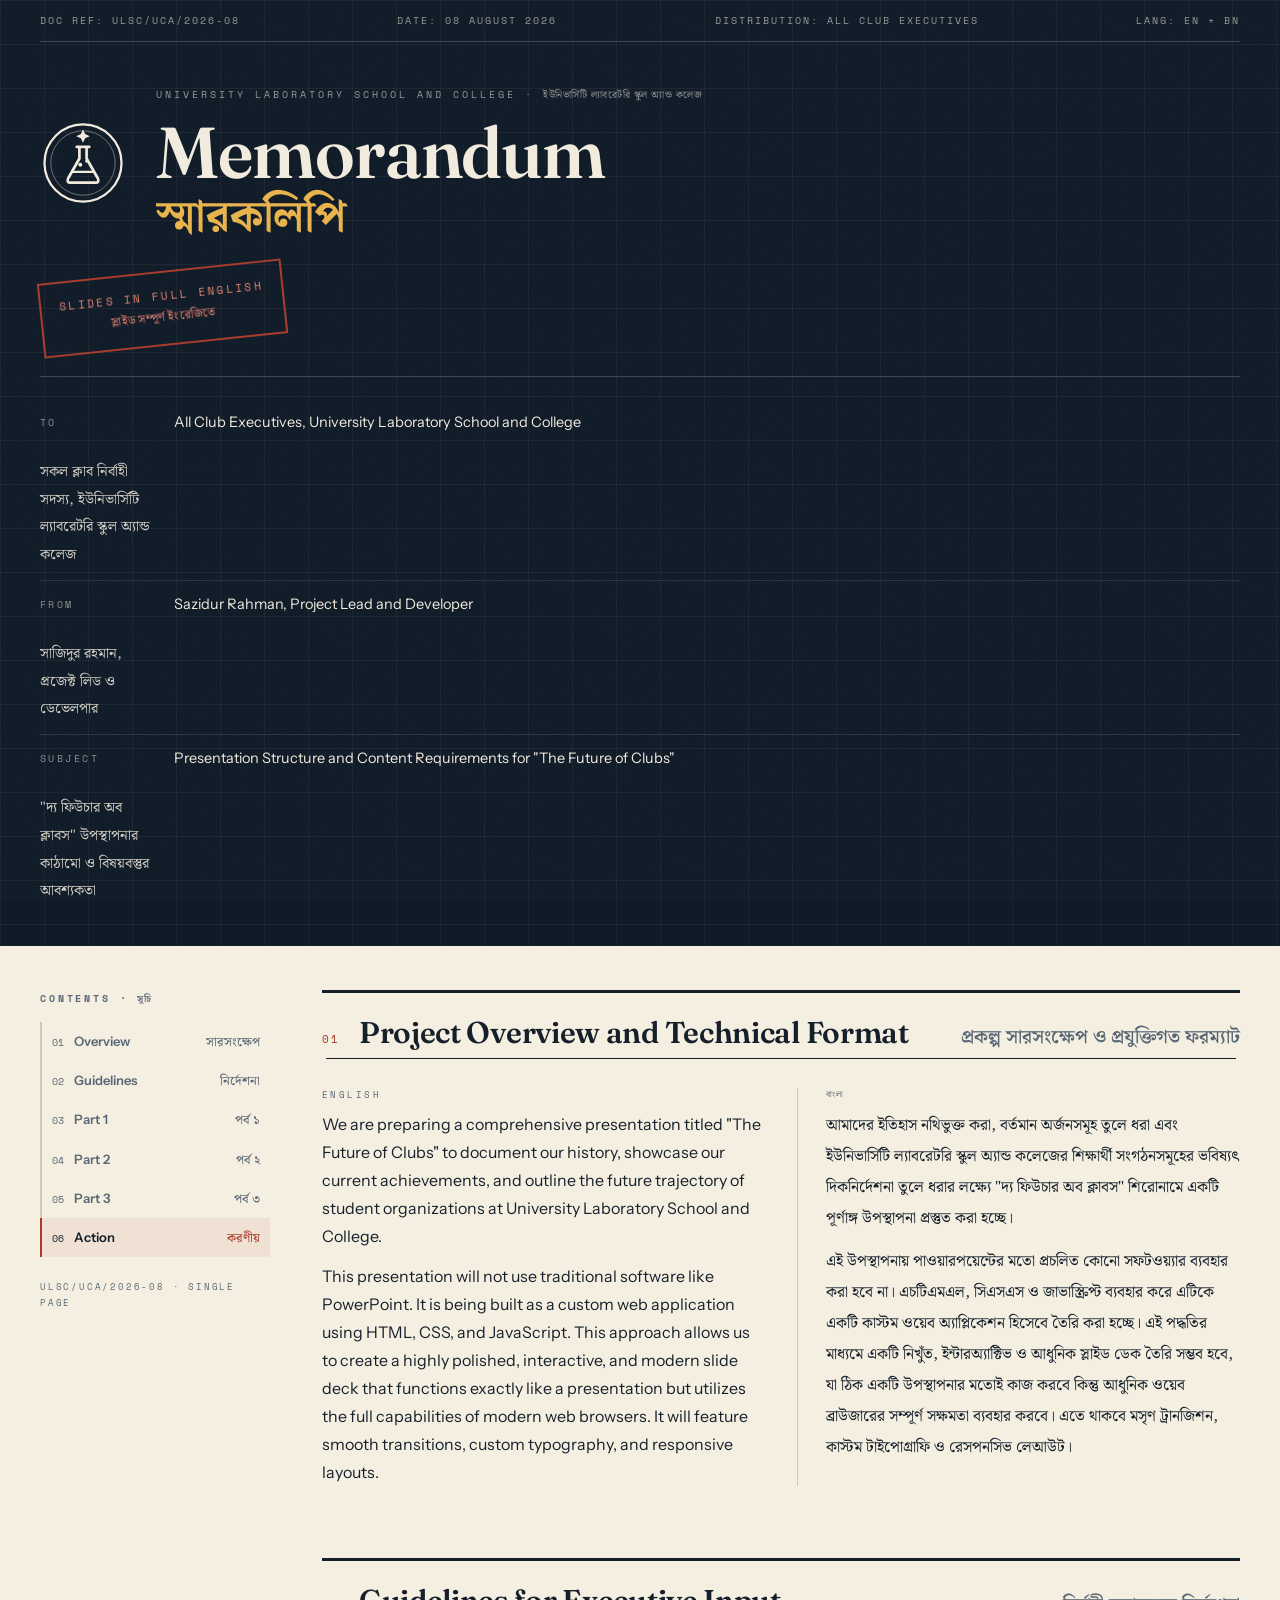
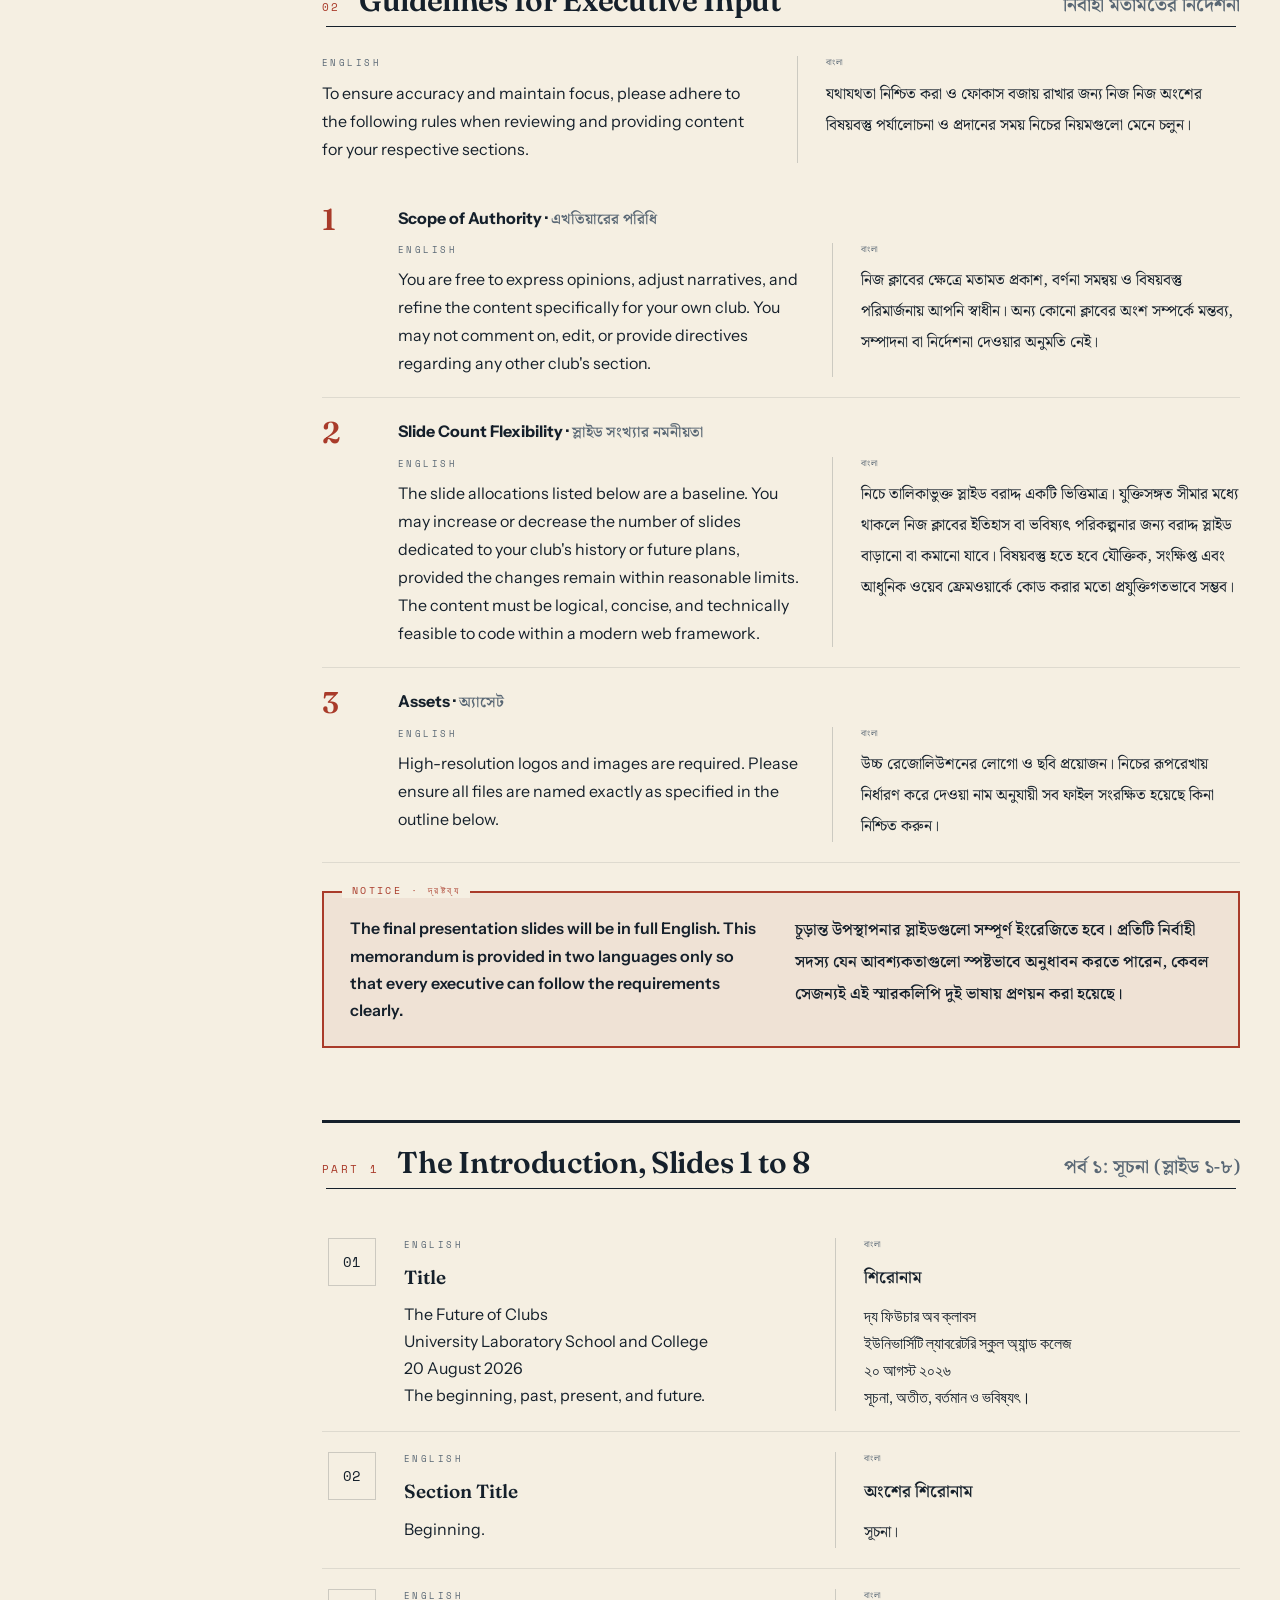
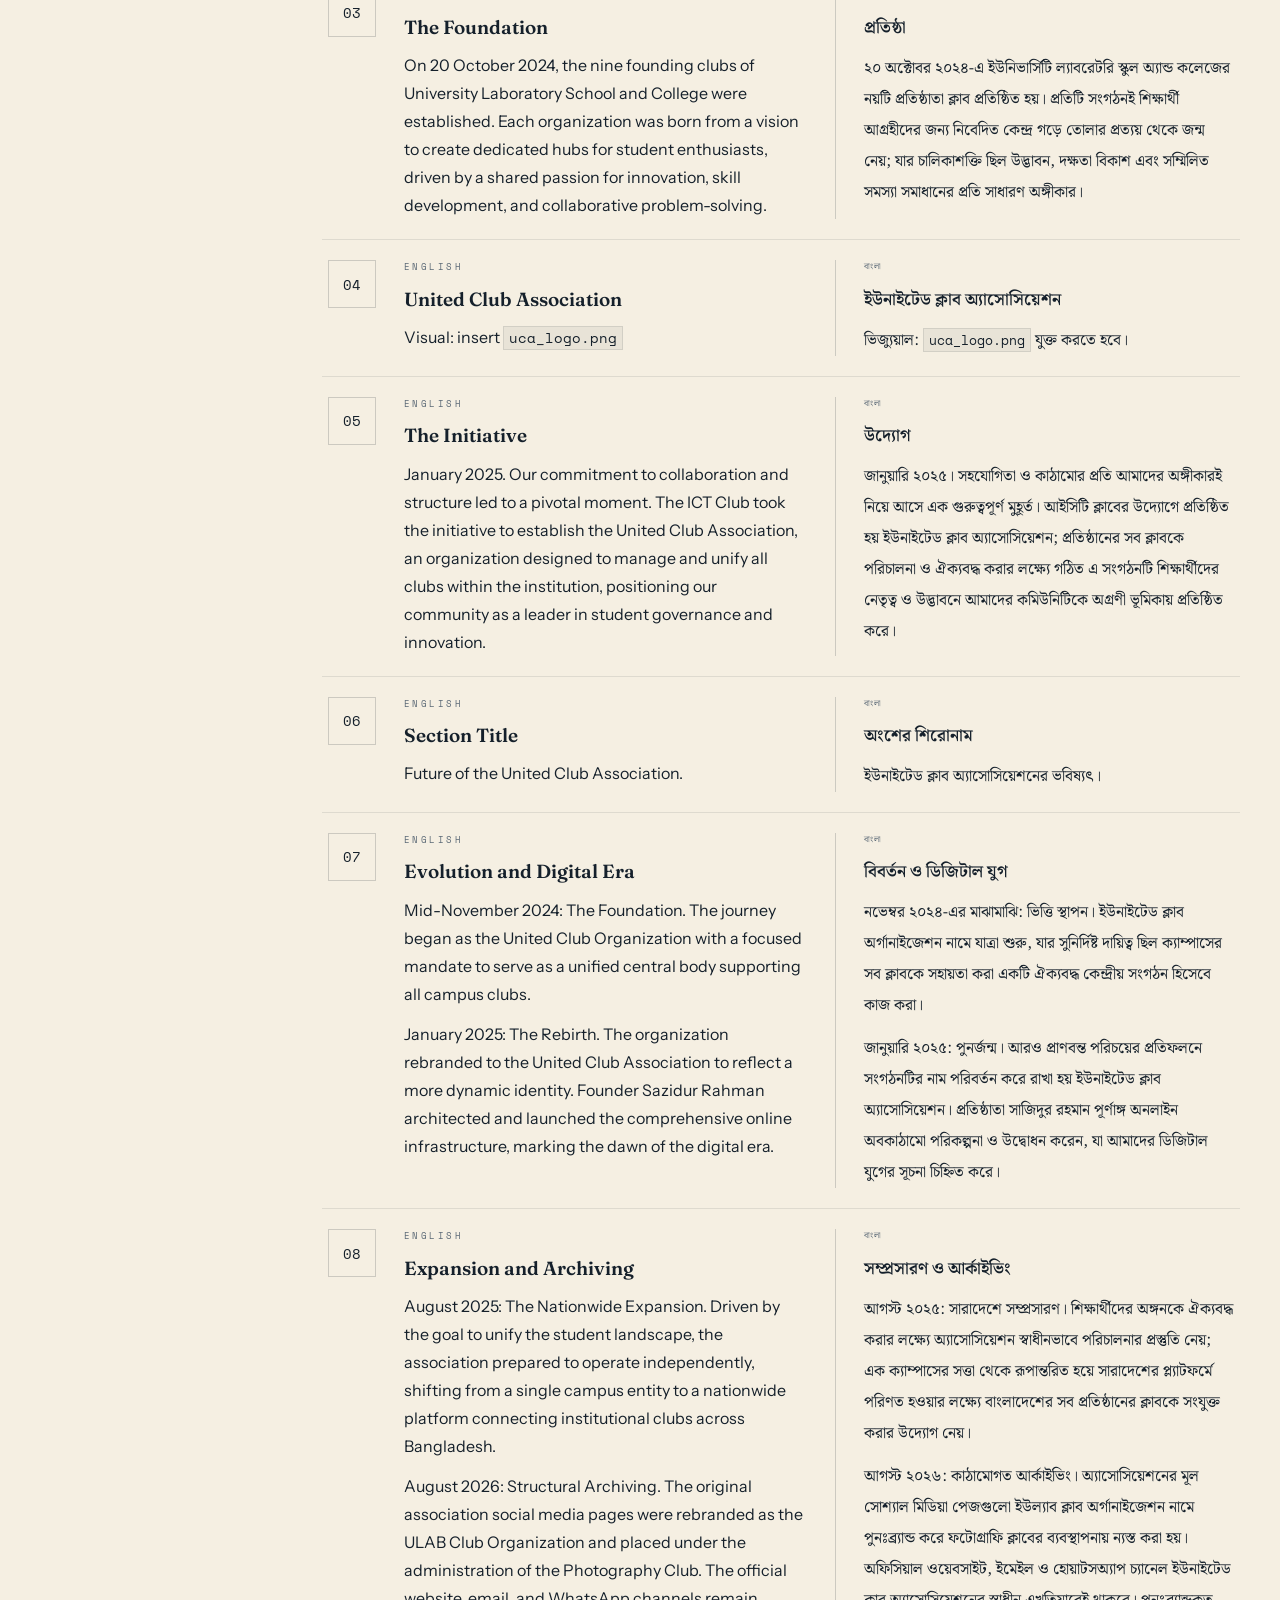
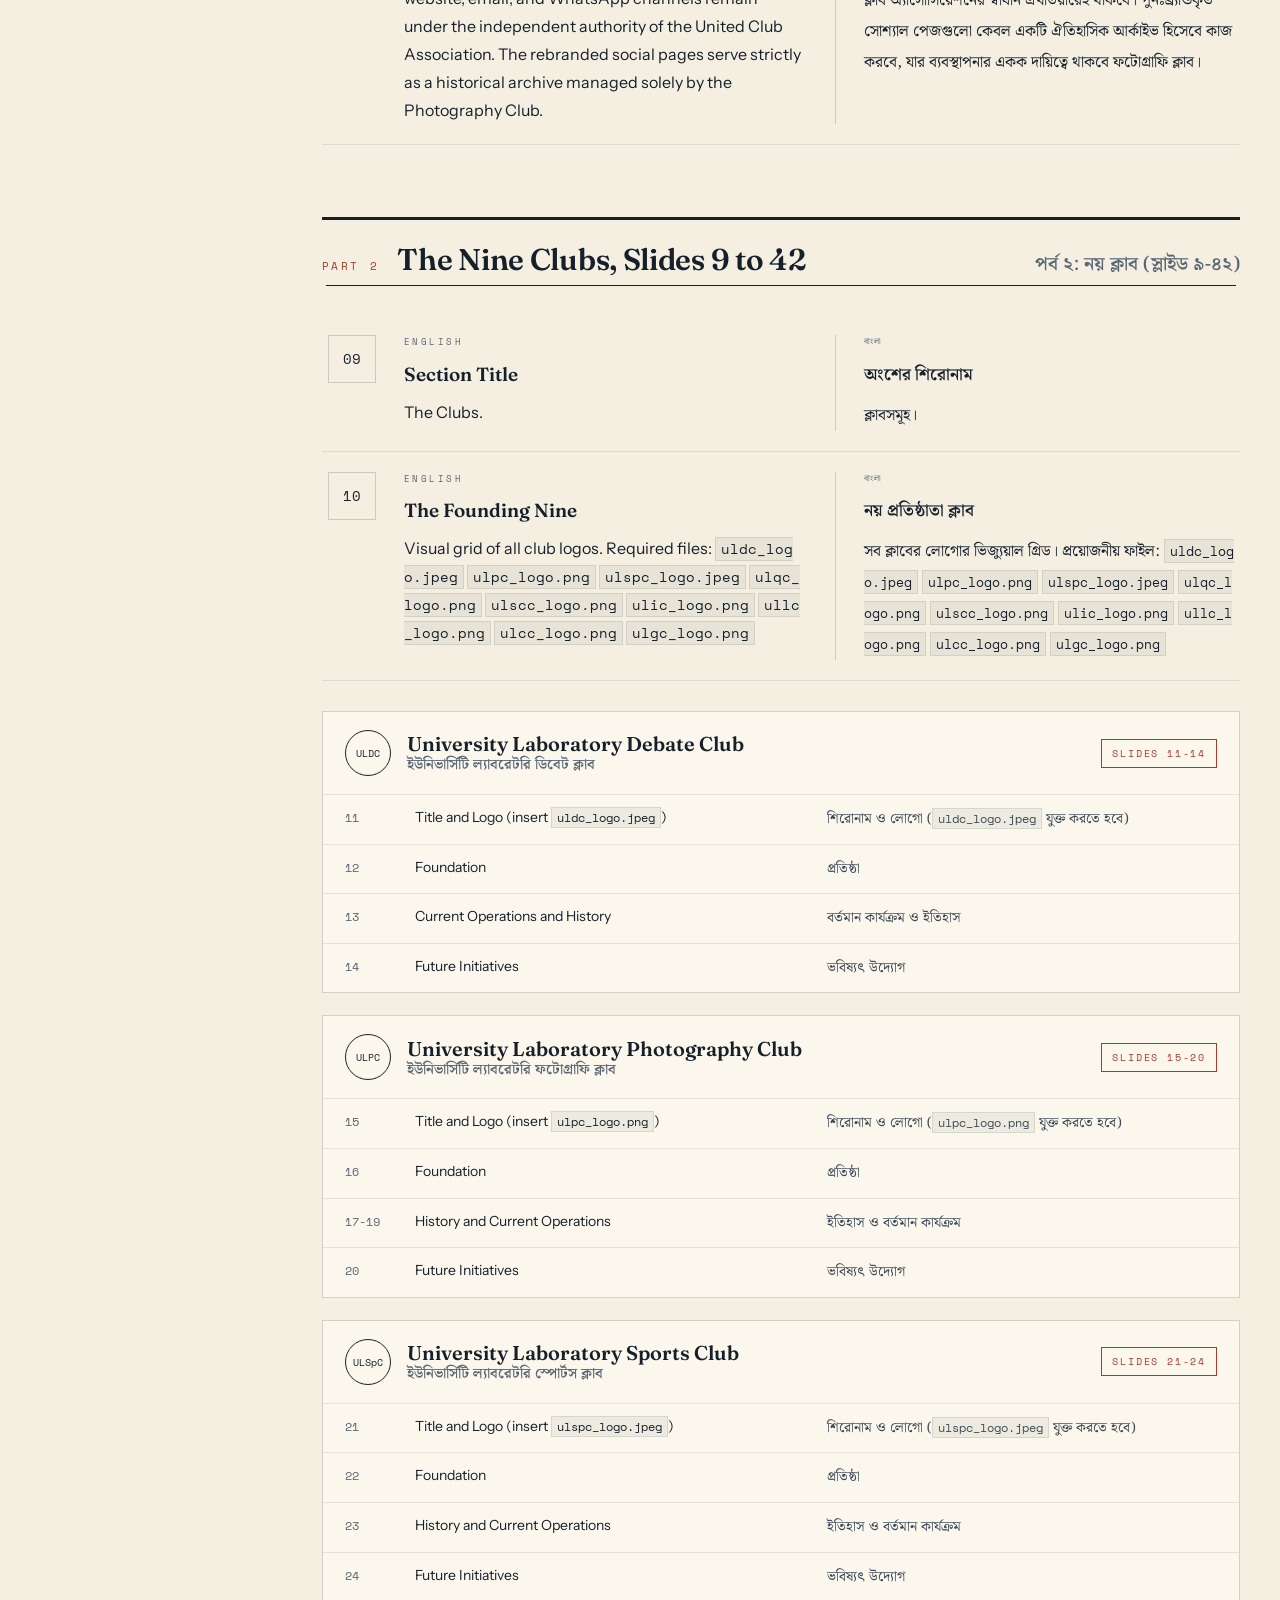
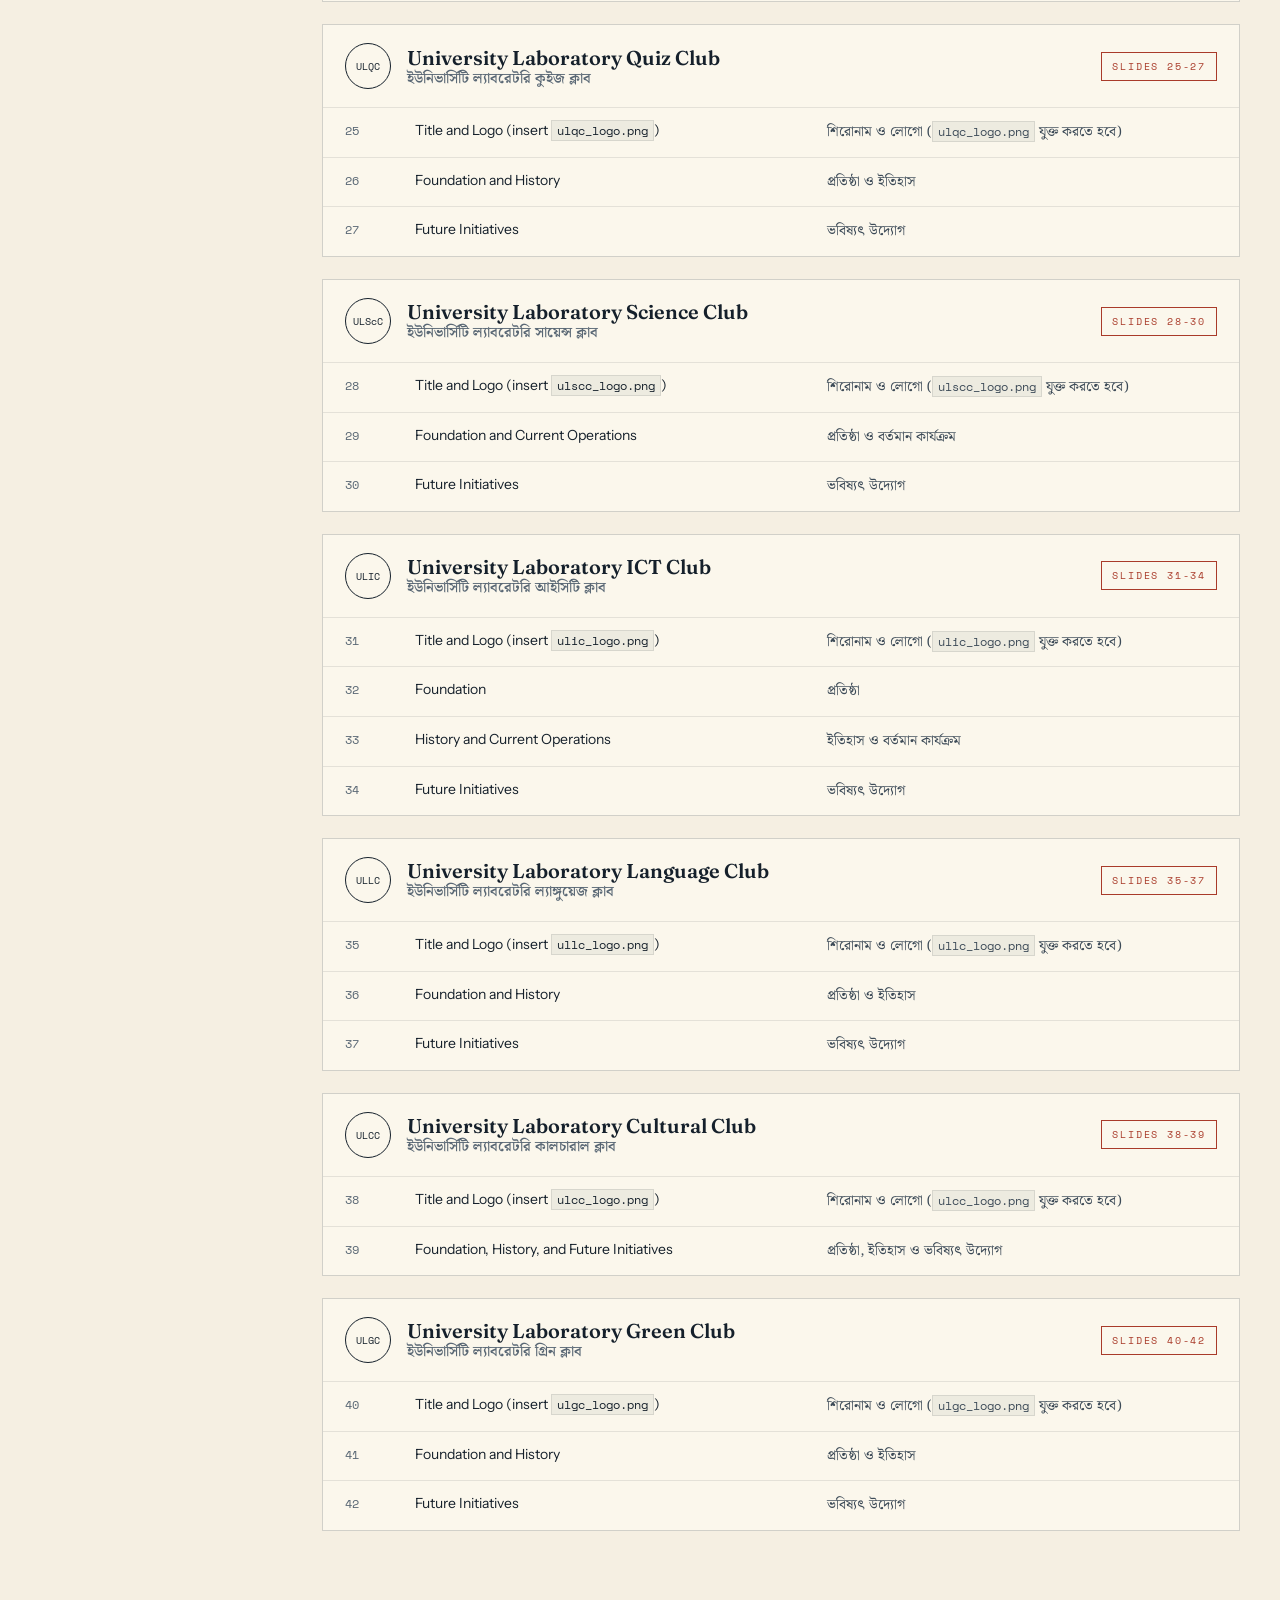
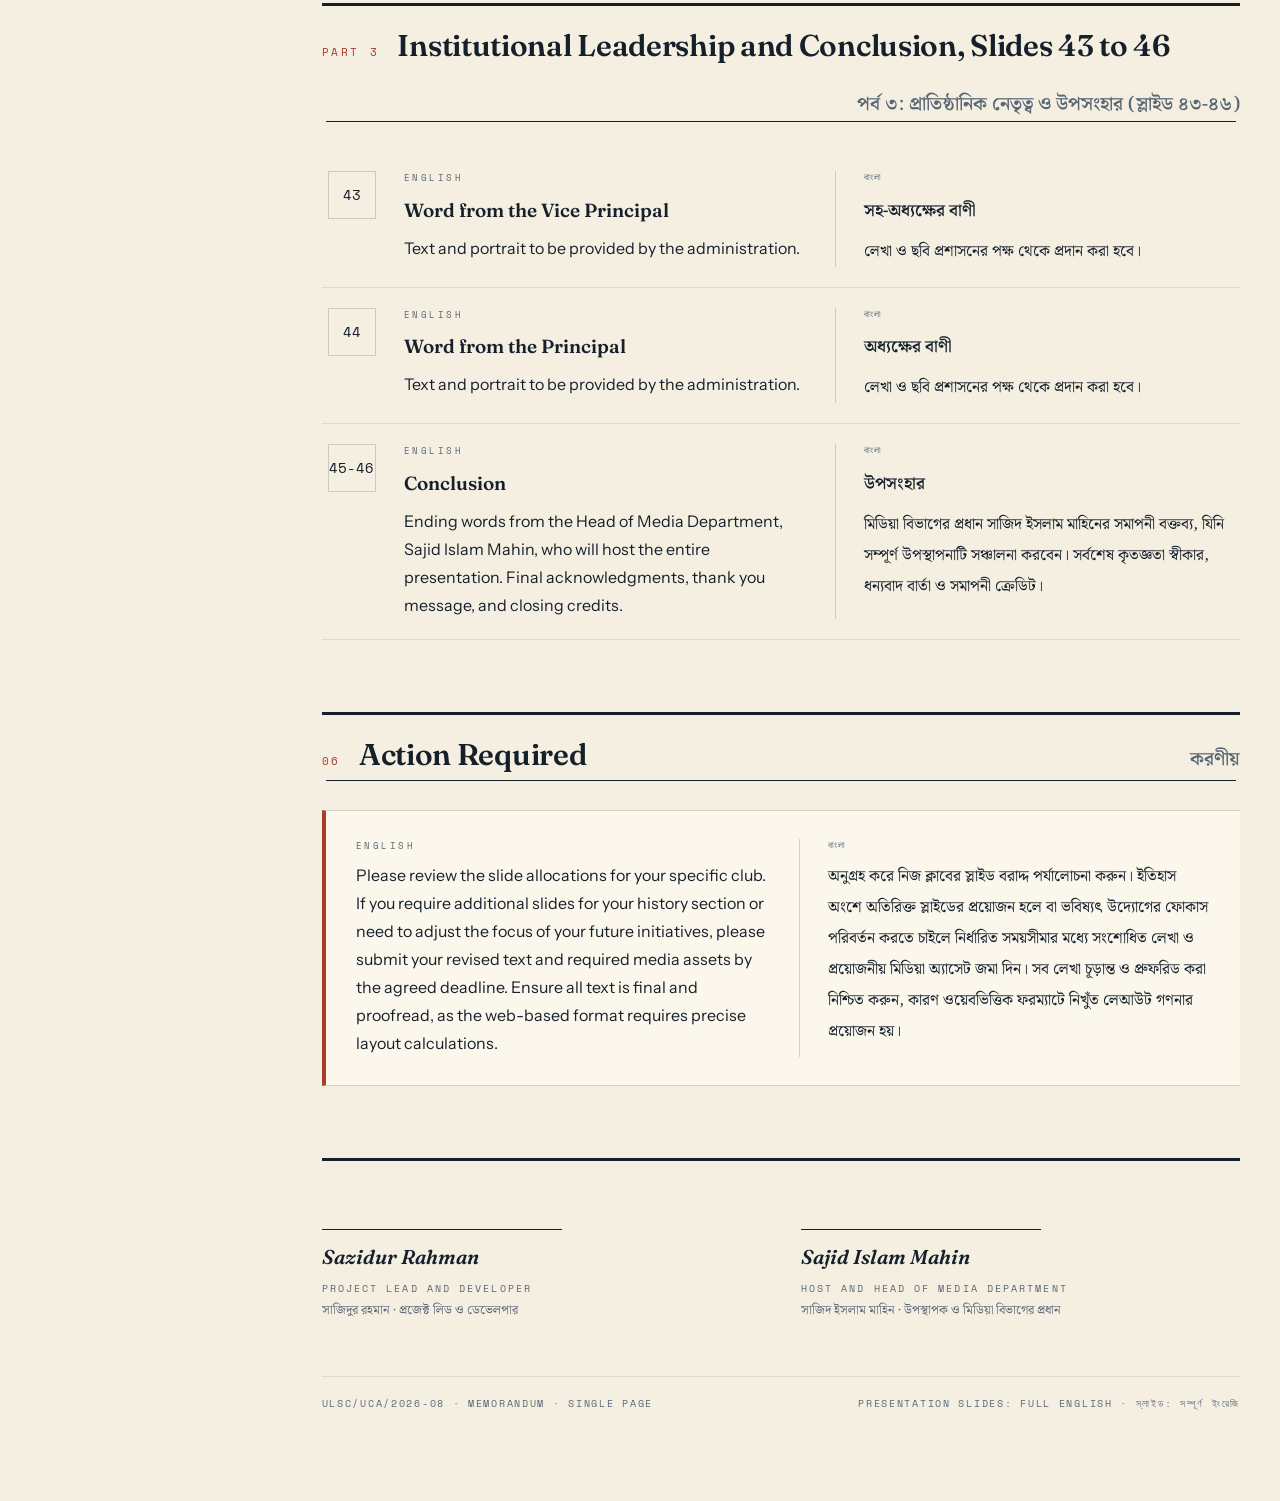
<file: Memorandum.html>
<!DOCTYPE html>
<html lang="en">
<head>
<meta charset="UTF-8">
<meta name="viewport" content="width=device-width, initial-scale=1.0">
<title>Memorandum · স্মারকলিপি | The Future of Clubs</title>
<link rel="icon" href="data:image/svg+xml,<svg xmlns='http://www.w3.org/2000/svg' viewBox='0 0 100 100'><text y='.9em' font-size='90'>📜</text></svg>">
<link rel="preconnect" href="https://fonts.googleapis.com">
<link rel="preconnect" href="https://fonts.gstatic.com" crossorigin>
<link href="https://fonts.googleapis.com/css2?family=Fraunces:ital,opsz,wght@0,9..144,300..900;1,9..144,300..900&family=Instrument+Sans:wght@400;500;600;700&family=Space+Mono:wght@400;700&family=Noto+Serif+Bengali:wght@400;500;600;700&display=swap" rel="stylesheet">
<style>
:root{
  --paper:#F5EFE2; --ink:#15202B; --mut:#5A6875;
  --line:rgba(21,32,43,.18); --hair:rgba(21,32,43,.1);
  --red:#A93B2A; --red-soft:rgba(169,59,42,.07);
  --cream:#F2ECDF; --inkbg:#101B28;
  --disp:'Fraunces',Georgia,serif;
  --en:'Instrument Sans',system-ui,sans-serif;
  --bn:'Noto Serif Bengali','Hind Siliguri',serif;
  --mono:'Space Mono',ui-monospace,monospace;
  --ease:cubic-bezier(.22,.66,.2,1);
}
*{margin:0;padding:0;box-sizing:border-box}
html{scroll-behavior:smooth;-webkit-text-size-adjust:100%}
body{background:var(--paper);color:var(--ink);font-family:var(--en);font-size:clamp(14px,1.6vw,16px);line-height:1.7}
::selection{background:var(--red);color:var(--cream)}
code{font-family:var(--mono);font-size:.86em;background:rgba(21,32,43,.06);padding:1px 5px;border:1px solid var(--hair);word-break:break-all}

.grain{position:fixed;inset:0;z-index:60;pointer-events:none;opacity:.05;
  background-image:url("data:image/svg+xml,%3Csvg xmlns='http://www.w3.org/2000/svg' width='140' height='140'%3E%3Cfilter id='n'%3E%3CfeTurbulence type='fractalNoise' baseFrequency='0.9' numOctaves='2'/%3E%3C/filter%3E%3Crect width='140' height='140' filter='url(%23n)' opacity='0.6'/%3E%3C/svg%3E")}
#pbar{position:fixed;top:0;left:0;right:0;height:3px;z-index:70;background:transparent}
#pbar i{display:block;height:100%;background:var(--red);transform:scaleX(0);transform-origin:left;transition:transform .1s}

/* Masthead */
.mast{background:var(--inkbg);color:var(--cream);position:relative;overflow:hidden}
.mast::before{content:"";position:absolute;inset:0;
  background-image:linear-gradient(rgba(242,236,223,.05) 1px,transparent 1px),linear-gradient(90deg,rgba(242,236,223,.05) 1px,transparent 1px);
  background-size:44px 44px}
.mast .wrap{position:relative;max-width:1400px;margin:0 auto;padding:0 clamp(16px,4vw,40px)}
.docbar{display:flex;justify-content:space-between;gap:16px;flex-wrap:wrap;padding:12px 0;border-bottom:1px solid rgba(242,236,223,.2);
  font-family:var(--mono);font-size:clamp(9px,1.2vw,10px);letter-spacing:.2em;color:rgba(242,236,223,.6)}
.mastgrid{display:grid;grid-template-columns:auto 1fr;gap:clamp(16px,3vw,30px);align-items:center;padding:clamp(24px,4vw,44px) 0 clamp(20px,3vw,30px)}
.crest{width:clamp(56px,8vw,86px);height:clamp(56px,8vw,86px);color:var(--cream)}
.kicker{font-family:var(--mono);font-size:clamp(9px,1.2vw,10px);letter-spacing:.3em;color:rgba(242,236,223,.6);text-transform:uppercase}
.kicker .b{font-family:var(--bn);letter-spacing:.05em}
h1{font-family:var(--disp);font-weight:600;font-size:clamp(32px,6vw,72px);line-height:1.02;letter-spacing:-.015em;margin-top:12px}
h1 .bnt{display:block;font-family:var(--bn);font-weight:700;font-size:.62em;color:#E9B44C;margin-top:6px;letter-spacing:0}
.ln{display:block;overflow:hidden}
.ln>span{display:block;transform:translateY(112%);transition:transform .9s var(--ease)}
body.loaded .ln>span{transform:none}
body.loaded .ln:nth-child(2)>span{transition-delay:.12s}
.stamp{grid-column:1/-1;transform:rotate(-6deg);border:2px solid var(--red);color:#E8836F;padding:clamp(10px,2vw,14px) clamp(12px,2vw,18px);text-align:center;
  font-family:var(--mono);font-size:clamp(9px,1.2vw,10.5px);letter-spacing:.22em;line-height:1.9;text-transform:uppercase;
  animation:stamp .5s cubic-bezier(.2,1.5,.4,1) .7s both;width:fit-content;justify-self:start}
.stamp .b{font-family:var(--bn);letter-spacing:.02em;text-transform:none;font-size:clamp(11px,1.4vw,12px)}
@keyframes stamp{from{opacity:0;transform:rotate(-6deg) scale(1.8)}to{opacity:1;transform:rotate(-6deg) scale(1)}}
.metagrid{border-top:1px solid rgba(242,236,223,.2);padding:clamp(16px,2.5vw,22px) 0 clamp(20px,3vw,30px);display:grid;gap:0}
.mrow{display:grid;grid-template-columns:clamp(70px,12vw,110px) 1fr;gap:clamp(12px,2vw,24px);padding:11px 0;border-bottom:1px solid rgba(242,236,223,.12)}
.mrow:last-child{border-bottom:none}
.mrow .lab{font-family:var(--mono);font-size:clamp(8.5px,1.1vw,9.5px);letter-spacing:.26em;color:rgba(242,236,223,.55);padding-top:4px}
.mrow .en{font-size:clamp(13px,1.5vw,14.5px)}
.mrow .bn{font-family:var(--bn);font-size:clamp(13px,1.5vw,14.5px);line-height:1.9;color:rgba(242,236,223,.85)}

/* Layout */
.layout{max-width:1400px;margin:0 auto;padding:clamp(24px,4vw,44px) clamp(16px,4vw,40px) clamp(60px,8vw,90px);display:grid;grid-template-columns:1fr;gap:clamp(24px,4vw,56px)}
@media (min-width:1081px){.layout{grid-template-columns:clamp(200px,18vw,240px) 1fr}}

.toc{order:2}
@media (min-width:1081px){.toc{order:1;position:sticky;top:24px}}
.toc h5{font-family:var(--mono);font-size:clamp(8.5px,1.1vw,9.5px);letter-spacing:.3em;color:var(--mut);margin-bottom:14px}
.toc h5 .b{font-family:var(--bn);letter-spacing:.05em}
.toc a{display:flex;gap:10px;align-items:baseline;padding:8px 10px;border-left:2px solid var(--line);color:var(--mut);text-decoration:none;font-size:clamp(12px,1.4vw,13px);font-weight:600;transition:.25s}
.toc a .n{font-family:var(--mono);font-size:clamp(9px,1.1vw,10px);font-weight:400}
.toc a .b{font-family:var(--bn);font-weight:500;font-size:clamp(11.5px,1.3vw,12.5px);color:var(--mut);margin-left:auto;transition:.25s}
.toc a:hover{color:var(--ink);border-color:var(--ink)}
.toc a.on{color:var(--ink);border-color:var(--red);background:var(--red-soft)}
.toc a.on .b{color:var(--red)}
.toc .ref{margin-top:22px;font-family:var(--mono);font-size:clamp(8px,1vw,9px);letter-spacing:.2em;color:var(--mut)}
@media (max-width:1080px){
  .toc{display:flex;overflow-x:auto;padding:10px 0;gap:6px;margin-bottom:24px;-webkit-overflow-scrolling:touch;scrollbar-width:none}
  .toc::-webkit-scrollbar{display:none}
  .toc h5,.toc .ref,.toc a .b{display:none}
  .toc a{border:1px solid var(--line);border-left:1px solid var(--line);white-space:nowrap;border-radius:999px;padding:7px 14px;flex-shrink:0}
  .toc a.on{border-color:var(--red)}
}

main{order:3}
@media (min-width:1081px){main{order:2}}

/* Bilingual */
.bi{display:grid;grid-template-columns:1fr;gap:clamp(20px,3vw,32px)}
@media (min-width:761px){.bi{grid-template-columns:1fr 1fr}}
.bi .bn{border-left:1px solid var(--line);padding-left:clamp(16px,2.5vw,28px)}
@media (max-width:760px){.bi .bn{border-left:none;padding-left:0;border-top:1px solid var(--hair);padding-top:18px}}
.bi .en::before,.bi .bn::before{display:block;font-family:var(--mono);font-size:clamp(7.5px,1vw,8.5px);letter-spacing:.3em;color:var(--mut);margin-bottom:8px}
.bi .en::before{content:"ENGLISH"}
.bi .bn::before{content:"বাংলা";font-family:var(--bn);letter-spacing:.1em}
.bi .bn p,.bi .bn h4,.bi .bn li{font-family:var(--bn);font-size:clamp(14px,1.5vw,15.5px);line-height:2}
.bi .en p{line-height:1.75}
.bi p+p,.bi p+p{margin-top:12px}

/* Sections */
section{margin-bottom:clamp(40px,6vw,72px);scroll-margin-top:70px}
.shead{display:flex;align-items:baseline;gap:clamp(10px,2vw,18px);flex-wrap:wrap;border-top:3px solid var(--ink);box-shadow:0 5px 0 -4px var(--ink);padding-top:14px;margin-bottom:clamp(20px,3vw,30px)}
.shead .pno{font-family:var(--mono);font-size:clamp(10px,1.2vw,11px);letter-spacing:.24em;color:var(--red)}
.shead h2{font-family:var(--disp);font-weight:600;font-size:clamp(22px,3vw,30px);letter-spacing:-.01em}
.shead .b{font-family:var(--bn);font-size:clamp(15px,2vw,19px);font-weight:600;color:var(--mut);margin-left:auto}
@media (max-width:760px){.shead .b{margin-left:0;width:100%}}

/* Slide rows */
.srow{display:grid;grid-template-columns:clamp(40px,6vw,56px) 1fr;gap:clamp(12px,2vw,20px);padding:clamp(14px,2vw,20px) clamp(4px,1vw,6px);border-bottom:1px solid var(--hair);transition:background .3s}
.srow:hover{background:rgba(21,32,43,.035)}
.snum{width:clamp(36px,5vw,48px);height:clamp(36px,5vw,48px);border:1px solid var(--line);display:grid;place-items:center;font-family:var(--mono);font-size:clamp(12px,1.4vw,14px);transition:.3s}
.srow:hover .snum{background:var(--red);border-color:var(--red);color:var(--cream)}
.sbody h4{font-family:var(--disp);font-size:clamp(16px,2vw,19px);font-weight:600;margin-bottom:8px}
.sbody .bn h4{font-family:var(--bn);font-size:clamp(15px,1.8vw,17px)}
.stacked span{display:block}
.stacked .b span{font-family:var(--bn);line-height:1.95}

/* Guidelines */
.rule{display:grid;grid-template-columns:clamp(40px,6vw,56px) 1fr;gap:clamp(12px,2vw,20px);padding:clamp(14px,2vw,20px) 0;border-bottom:1px solid var(--hair)}
.rule .rn{font-family:var(--disp);font-size:clamp(24px,3.5vw,30px);font-weight:600;color:var(--red);line-height:1}
.rule h4{font-size:clamp(14.5px,1.7vw,16px);font-weight:700}
.rule h4 .b{font-family:var(--bn);font-weight:600;color:var(--mut);font-size:clamp(13.5px,1.6vw,15px)}
.rule .bi{margin-top:10px;grid-template-columns:1fr 1fr;gap:clamp(16px,2.5vw,26px)}
.notice{margin-top:clamp(20px,3vw,28px);border:2px solid var(--red);background:var(--red-soft);padding:clamp(16px,2.5vw,22px) clamp(18px,3vw,26px);display:grid;grid-template-columns:1fr;gap:clamp(16px,2.5vw,28px);position:relative}
@media (min-width:761px){.notice{grid-template-columns:1fr 1fr}}
.notice::before{content:"NOTICE · দ্রষ্টব্য";position:absolute;top:-11px;left:18px;background:var(--paper);padding:0 10px;font-family:var(--mono);font-size:clamp(8.5px,1.1vw,9.5px);letter-spacing:.26em;color:var(--red)}
.notice .en{font-weight:600}
.notice .bn{font-family:var(--bn);line-height:2;font-weight:600}

/* Club cards */
.club{border:1px solid var(--line);background:#FBF7EC;margin-bottom:clamp(16px,2.5vw,22px);transition:transform .35s var(--ease),border-color .35s,box-shadow .35s}
.club:hover{transform:translateY(-3px);border-color:var(--ink);box-shadow:0 14px 30px rgba(21,32,43,.08)}
.club header{display:flex;align-items:center;gap:clamp(10px,1.5vw,16px);padding:clamp(14px,2vw,18px) clamp(16px,2.5vw,22px);border-bottom:1px solid var(--hair);flex-wrap:wrap}
.mono-ic{width:clamp(38px,5vw,46px);height:clamp(38px,5vw,46px);border:1px solid var(--ink);border-radius:50%;display:grid;place-items:center;font-family:var(--mono);font-size:clamp(8.5px,1.1vw,9.5px);flex:none;transition:.3s}
.club:hover .mono-ic{background:var(--ink);color:var(--cream)}
.club h3{font-family:var(--disp);font-size:clamp(17px,2.2vw,20px);font-weight:600;line-height:1.2}
.club h3 .b{display:block;font-family:var(--bn);font-size:clamp(13px,1.6vw,14.5px);font-weight:600;color:var(--mut)}
.range{margin-left:auto;font-family:var(--mono);font-size:clamp(9px,1.1vw,10px);letter-spacing:.18em;color:var(--red);border:1px solid var(--red);padding:5px 10px;white-space:nowrap}
.crow{display:grid;grid-template-columns:clamp(32px,5vw,48px) 1fr;gap:clamp(12px,2vw,22px);padding:11px clamp(16px,2.5vw,22px);border-top:1px solid var(--hair);font-size:clamp(12.5px,1.5vw,14px);transition:background .25s}
@media (min-width:761px){.crow{grid-template-columns:clamp(32px,5vw,48px) 1fr 1fr}}
.crow:first-of-type{border-top:none}
.crow:hover{background:var(--red-soft)}
.crow .n{font-family:var(--mono);font-size:clamp(10.5px,1.3vw,11.5px);color:var(--mut);padding-top:2px}
.crow .b{font-family:var(--bn);font-size:clamp(12.5px,1.5vw,14px);line-height:1.9;color:#3C4A57}

/* Action + footer */
.actionbox{border-left:4px solid var(--red);background:#FBF7EC;border-top:1px solid var(--line);border-bottom:1px solid var(--line);padding:clamp(18px,2.5vw,28px) clamp(20px,3vw,30px)}
footer{border-top:3px solid var(--ink);padding-top:clamp(24px,3.5vw,34px);display:grid;grid-template-columns:1fr;gap:clamp(24px,4vw,40px)}
@media (min-width:761px){footer{grid-template-columns:1fr 1fr}}
.sig .line{height:1px;background:var(--ink);width:clamp(180px,30vw,240px);margin:clamp(24px,3.5vw,34px) 0 10px}
.sig .nm{font-family:var(--disp);font-style:italic;font-size:clamp(17px,2.2vw,20px);font-weight:600}
.sig .rl{font-family:var(--mono);font-size:clamp(8.5px,1.1vw,9.5px);letter-spacing:.22em;color:var(--mut);margin-top:6px;text-transform:uppercase}
.sig .rlb{font-family:var(--bn);font-size:clamp(11.5px,1.4vw,12.5px);color:var(--mut);margin-top:4px}
.colophon{grid-column:1/-1;margin-top:14px;padding-top:18px;border-top:1px solid var(--hair);font-family:var(--mono);font-size:clamp(8px,1vw,9.5px);letter-spacing:.18em;color:var(--mut);display:flex;justify-content:space-between;gap:16px;flex-wrap:wrap}

/* Reveal */
.rev{opacity:0;transform:translateY(16px);transition:opacity .7s var(--ease),transform .7s var(--ease);transition-delay:calc(var(--d,0)*70ms)}
.rev.in{opacity:1;transform:none}

@media (prefers-reduced-motion:reduce){
  *,*::before,*::after{animation:none!important;transition:none!important}
  html{scroll-behavior:auto}
  .rev,.ln>span{opacity:1!important;transform:none!important}
}
</style>
</head>
<body>
<div id="pbar"><i></i></div>
<div class="grain"></div>

<svg width="0" height="0" style="position:absolute" aria-hidden="true">
  <symbol id="ulsc-mark" viewBox="0 0 96 96">
    <circle cx="48" cy="48" r="43" fill="none" stroke="currentColor" stroke-width="2.5"/>
    <circle cx="48" cy="48" r="36" fill="none" stroke="currentColor" stroke-width="1" opacity=".45"/>
    <path d="M48 10.5 l2.4 5.1 5.1 2.4 -5.1 2.4 -2.4 5.1 -2.4 -5.1 -5.1 -2.4 5.1 -2.4 z" fill="currentColor"/>
    <path d="M41 30 h14 M44 30 v13 L31.5 65 q-2.2 5 2.6 5 h27.8 q4.8 0 2.6 -5 L52 43 V30" fill="none" stroke="currentColor" stroke-width="3" stroke-linecap="round" stroke-linejoin="round"/>
    <path d="M37 58 h22" stroke="currentColor" stroke-width="2.5" stroke-linecap="round"/>
    <circle cx="45" cy="50" r="2.2" fill="currentColor"/><circle cx="52" cy="46" r="1.6" fill="currentColor"/>
  </symbol>
</svg>

<header class="mast">
  <div class="wrap">
    <div class="docbar">
      <span>DOC REF: ULSC/UCA/2026-08</span>
      <span>DATE: 08 AUGUST 2026</span>
      <span>DISTRIBUTION: ALL CLUB EXECUTIVES</span>
      <span>LANG: EN + BN</span>
    </div>
    <div class="mastgrid">
      <svg class="crest"><use href="#ulsc-mark"/></svg>
      <div>
        <p class="kicker">University Laboratory School and College · <span class="b">ইউনিভার্সিটি ল্যাবরেটরি স্কুল অ্যান্ড কলেজ</span></p>
        <h1>
          <span class="ln"><span>Memorandum</span></span>
          <span class="ln"><span class="bnt">স্মারকলিপি</span></span>
        </h1>
      </div>
      <div class="stamp">
        Slides in full English<br><span class="b">স্লাইড সম্পূর্ণ ইংরেজিতে</span>
      </div>
    </div>
    <div class="metagrid">
      <div class="mrow"><span class="lab">TO</span><div class="en">All Club Executives, University Laboratory School and College</div><div class="bn">সকল ক্লাব নির্বাহী সদস্য, ইউনিভার্সিটি ল্যাবরেটরি স্কুল অ্যান্ড কলেজ</div></div>
      <div class="mrow"><span class="lab">FROM</span><div class="en">Sazidur Rahman, Project Lead and Developer</div><div class="bn">সাজিদুর রহমান, প্রজেক্ট লিড ও ডেভেলপার</div></div>
      <div class="mrow"><span class="lab">SUBJECT</span><div class="en">Presentation Structure and Content Requirements for "The Future of Clubs"</div><div class="bn">"দ্য ফিউচার অব ক্লাবস" উপস্থাপনার কাঠামো ও বিষয়বস্তুর আবশ্যকতা</div></div>
    </div>
  </div>
</header>

<div class="layout">
  <nav class="toc" id="toc">
    <h5>CONTENTS · <span class="b">সূচি</span></h5>
    <a href="#overview"><span class="n">01</span>Overview<span class="b">সারসংক্ষেপ</span></a>
    <a href="#guidelines"><span class="n">02</span>Guidelines<span class="b">নির্দেশনা</span></a>
    <a href="#part1"><span class="n">03</span>Part 1<span class="b">পর্ব ১</span></a>
    <a href="#part2"><span class="n">04</span>Part 2<span class="b">পর্ব ২</span></a>
    <a href="#part3"><span class="n">05</span>Part 3<span class="b">পর্ব ৩</span></a>
    <a href="#action"><span class="n">06</span>Action<span class="b">করণীয়</span></a>
    <p class="ref">ULSC/UCA/2026-08 · SINGLE PAGE</p>
  </nav>

  <main>
    <section id="overview">
      <div class="shead rev"><span class="pno">01</span><h2>Project Overview and Technical Format</h2><span class="b">প্রকল্প সারসংক্ষেপ ও প্রযুক্তিগত ফরম্যাট</span></div>
      <div class="bi rev">
        <div class="en">
          <p>We are preparing a comprehensive presentation titled "The Future of Clubs" to document our history, showcase our current achievements, and outline the future trajectory of student organizations at University Laboratory School and College.</p>
          <p>This presentation will not use traditional software like PowerPoint. It is being built as a custom web application using HTML, CSS, and JavaScript. This approach allows us to create a highly polished, interactive, and modern slide deck that functions exactly like a presentation but utilizes the full capabilities of modern web browsers. It will feature smooth transitions, custom typography, and responsive layouts.</p>
        </div>
        <div class="bn">
          <p>আমাদের ইতিহাস নথিভুক্ত করা, বর্তমান অর্জনসমূহ তুলে ধরা এবং ইউনিভার্সিটি ল্যাবরেটরি স্কুল অ্যান্ড কলেজের শিক্ষার্থী সংগঠনসমূহের ভবিষ্যৎ দিকনির্দেশনা তুলে ধরার লক্ষ্যে "দ্য ফিউচার অব ক্লাবস" শিরোনামে একটি পূর্ণাঙ্গ উপস্থাপনা প্রস্তুত করা হচ্ছে।</p>
          <p>এই উপস্থাপনায় পাওয়ারপয়েন্টের মতো প্রচলিত কোনো সফটওয়্যার ব্যবহার করা হবে না। এচটিএমএল, সিএসএস ও জাভাস্ক্রিপ্ট ব্যবহার করে এটিকে একটি কাস্টম ওয়েব অ্যাপ্লিকেশন হিসেবে তৈরি করা হচ্ছে। এই পদ্ধতির মাধ্যমে একটি নিখুঁত, ইন্টারঅ্যাক্টিভ ও আধুনিক স্লাইড ডেক তৈরি সম্ভব হবে, যা ঠিক একটি উপস্থাপনার মতোই কাজ করবে কিন্তু আধুনিক ওয়েব ব্রাউজারের সম্পূর্ণ সক্ষমতা ব্যবহার করবে। এতে থাকবে মসৃণ ট্রানজিশন, কাস্টম টাইপোগ্রাফি ও রেসপনসিভ লেআউট।</p>
        </div>
      </div>
    </section>

    <section id="guidelines">
      <div class="shead rev"><span class="pno">02</span><h2>Guidelines for Executive Input</h2><span class="b">নির্বাহী মতামতের নির্দেশনা</span></div>
      <div class="bi rev" style="margin-bottom:22px">
        <div class="en"><p>To ensure accuracy and maintain focus, please adhere to the following rules when reviewing and providing content for your respective sections.</p></div>
        <div class="bn"><p>যথাযথতা নিশ্চিত করা ও ফোকাস বজায় রাখার জন্য নিজ নিজ অংশের বিষয়বস্তু পর্যালোচনা ও প্রদানের সময় নিচের নিয়মগুলো মেনে চলুন।</p></div>
      </div>

      <div class="rule rev"><span class="rn">1</span>
        <div>
          <h4>Scope of Authority · <span class="b">এখতিয়ারের পরিধি</span></h4>
          <div class="bi">
            <div class="en"><p>You are free to express opinions, adjust narratives, and refine the content specifically for your own club. You may not comment on, edit, or provide directives regarding any other club's section.</p></div>
            <div class="bn"><p>নিজ ক্লাবের ক্ষেত্রে মতামত প্রকাশ, বর্ণনা সমন্বয় ও বিষয়বস্তু পরিমার্জনায় আপনি স্বাধীন। অন্য কোনো ক্লাবের অংশ সম্পর্কে মন্তব্য, সম্পাদনা বা নির্দেশনা দেওয়ার অনুমতি নেই।</p></div>
          </div>
        </div>
      </div>
      <div class="rule rev"><span class="rn">2</span>
        <div>
          <h4>Slide Count Flexibility · <span class="b">স্লাইড সংখ্যার নমনীয়তা</span></h4>
          <div class="bi">
            <div class="en"><p>The slide allocations listed below are a baseline. You may increase or decrease the number of slides dedicated to your club's history or future plans, provided the changes remain within reasonable limits. The content must be logical, concise, and technically feasible to code within a modern web framework.</p></div>
            <div class="bn"><p>নিচে তালিকাভুক্ত স্লাইড বরাদ্দ একটি ভিত্তিমাত্র। যুক্তিসঙ্গত সীমার মধ্যে থাকলে নিজ ক্লাবের ইতিহাস বা ভবিষ্যৎ পরিকল্পনার জন্য বরাদ্দ স্লাইড বাড়ানো বা কমানো যাবে। বিষয়বস্তু হতে হবে যৌক্তিক, সংক্ষিপ্ত এবং আধুনিক ওয়েব ফ্রেমওয়ার্কে কোড করার মতো প্রযুক্তিগতভাবে সম্ভব।</p></div>
          </div>
        </div>
      </div>
      <div class="rule rev"><span class="rn">3</span>
        <div>
          <h4>Assets · <span class="b">অ্যাসেট</span></h4>
          <div class="bi">
            <div class="en"><p>High-resolution logos and images are required. Please ensure all files are named exactly as specified in the outline below.</p></div>
            <div class="bn"><p>উচ্চ রেজোলিউশনের লোগো ও ছবি প্রয়োজন। নিচের রূপরেখায় নির্ধারণ করে দেওয়া নাম অনুযায়ী সব ফাইল সংরক্ষিত হয়েছে কিনা নিশ্চিত করুন।</p></div>
          </div>
        </div>
      </div>

      <div class="notice rev">
        <p class="en">The final presentation slides will be in full English. This memorandum is provided in two languages only so that every executive can follow the requirements clearly.</p>
        <p class="bn">চূড়ান্ত উপস্থাপনার স্লাইডগুলো সম্পূর্ণ ইংরেজিতে হবে। প্রতিটি নির্বাহী সদস্য যেন আবশ্যকতাগুলো স্পষ্টভাবে অনুধাবন করতে পারেন, কেবল সেজন্যই এই স্মারকলিপি দুই ভাষায় প্রণয়ন করা হয়েছে।</p>
      </div>
    </section>

    <section id="part1">
      <div class="shead rev"><span class="pno">PART 1</span><h2>The Introduction, Slides 1 to 8</h2><span class="b">পর্ব ১: সূচনা (স্লাইড ১-৮)</span></div>

      <article class="srow rev"><div class="snum">01</div><div class="sbody bi">
        <div class="en"><h4>Title</h4><div class="stacked"><span>The Future of Clubs</span><span>University Laboratory School and College</span><span>20 August 2026</span><span>The beginning, past, present, and future.</span></div></div>
        <div class="bn"><h4>শিরোনাম</h4><div class="stacked b"><span>দ্য ফিউচার অব ক্লাবস</span><span>ইউনিভার্সিটি ল্যাবরেটরি স্কুল অ্যান্ড কলেজ</span><span>২০ আগস্ট ২০২৬</span><span>সূচনা, অতীত, বর্তমান ও ভবিষ্যৎ।</span></div></div>
      </div></article>

      <article class="srow rev"><div class="snum">02</div><div class="sbody bi">
        <div class="en"><h4>Section Title</h4><p>Beginning.</p></div>
        <div class="bn"><h4>অংশের শিরোনাম</h4><p>সূচনা।</p></div>
      </div></article>

      <article class="srow rev"><div class="snum">03</div><div class="sbody bi">
        <div class="en"><h4>The Foundation</h4><p>On 20 October 2024, the nine founding clubs of University Laboratory School and College were established. Each organization was born from a vision to create dedicated hubs for student enthusiasts, driven by a shared passion for innovation, skill development, and collaborative problem-solving.</p></div>
        <div class="bn"><h4>প্রতিষ্ঠা</h4><p>২০ অক্টোবর ২০২৪-এ ইউনিভার্সিটি ল্যাবরেটরি স্কুল অ্যান্ড কলেজের নয়টি প্রতিষ্ঠাতা ক্লাব প্রতিষ্ঠিত হয়। প্রতিটি সংগঠনই শিক্ষার্থী আগ্রহীদের জন্য নিবেদিত কেন্দ্র গড়ে তোলার প্রত্যয় থেকে জন্ম নেয়; যার চালিকাশক্তি ছিল উদ্ভাবন, দক্ষতা বিকাশ এবং সম্মিলিত সমস্যা সমাধানের প্রতি সাধারণ অঙ্গীকার।</p></div>
      </div></article>

      <article class="srow rev"><div class="snum">04</div><div class="sbody bi">
        <div class="en"><h4>United Club Association</h4><p>Visual: insert <code>uca_logo.png</code></p></div>
        <div class="bn"><h4>ইউনাইটেড ক্লাব অ্যাসোসিয়েশন</h4><p>ভিজ্যুয়াল: <code>uca_logo.png</code> যুক্ত করতে হবে।</p></div>
      </div></article>

      <article class="srow rev"><div class="snum">05</div><div class="sbody bi">
        <div class="en"><h4>The Initiative</h4><p>January 2025. Our commitment to collaboration and structure led to a pivotal moment. The ICT Club took the initiative to establish the United Club Association, an organization designed to manage and unify all clubs within the institution, positioning our community as a leader in student governance and innovation.</p></div>
        <div class="bn"><h4>উদ্যোগ</h4><p>জানুয়ারি ২০২৫। সহযোগিতা ও কাঠামোর প্রতি আমাদের অঙ্গীকারই নিয়ে আসে এক গুরুত্বপূর্ণ মুহূর্ত। আইসিটি ক্লাবের উদ্যোগে প্রতিষ্ঠিত হয় ইউনাইটেড ক্লাব অ্যাসোসিয়েশন; প্রতিষ্ঠানের সব ক্লাবকে পরিচালনা ও ঐক্যবদ্ধ করার লক্ষ্যে গঠিত এ সংগঠনটি শিক্ষার্থীদের নেতৃত্ব ও উদ্ভাবনে আমাদের কমিউনিটিকে অগ্রণী ভূমিকায় প্রতিষ্ঠিত করে।</p></div>
      </div></article>

      <article class="srow rev"><div class="snum">06</div><div class="sbody bi">
        <div class="en"><h4>Section Title</h4><p>Future of the United Club Association.</p></div>
        <div class="bn"><h4>অংশের শিরোনাম</h4><p>ইউনাইটেড ক্লাব অ্যাসোসিয়েশনের ভবিষ্যৎ।</p></div>
      </div></article>

      <article class="srow rev"><div class="snum">07</div><div class="sbody bi">
        <div class="en"><h4>Evolution and Digital Era</h4><p>Mid-November 2024: The Foundation. The journey began as the United Club Organization with a focused mandate to serve as a unified central body supporting all campus clubs.</p><p>January 2025: The Rebirth. The organization rebranded to the United Club Association to reflect a more dynamic identity. Founder Sazidur Rahman architected and launched the comprehensive online infrastructure, marking the dawn of the digital era.</p></div>
        <div class="bn"><h4>বিবর্তন ও ডিজিটাল যুগ</h4><p>নভেম্বর ২০২৪-এর মাঝামাঝি: ভিত্তি স্থাপন। ইউনাইটেড ক্লাব অর্গানাইজেশন নামে যাত্রা শুরু, যার সুনির্দিষ্ট দায়িত্ব ছিল ক্যাম্পাসের সব ক্লাবকে সহায়তা করা একটি ঐক্যবদ্ধ কেন্দ্রীয় সংগঠন হিসেবে কাজ করা।</p><p>জানুয়ারি ২০২৫: পুনর্জন্ম। আরও প্রাণবন্ত পরিচয়ের প্রতিফলনে সংগঠনটির নাম পরিবর্তন করে রাখা হয় ইউনাইটেড ক্লাব অ্যাসোসিয়েশন। প্রতিষ্ঠাতা সাজিদুর রহমান পূর্ণাঙ্গ অনলাইন অবকাঠামো পরিকল্পনা ও উদ্বোধন করেন, যা আমাদের ডিজিটাল যুগের সূচনা চিহ্নিত করে।</p></div>
      </div></article>

      <article class="srow rev"><div class="snum">08</div><div class="sbody bi">
        <div class="en"><h4>Expansion and Archiving</h4><p>August 2025: The Nationwide Expansion. Driven by the goal to unify the student landscape, the association prepared to operate independently, shifting from a single campus entity to a nationwide platform connecting institutional clubs across Bangladesh.</p><p>August 2026: Structural Archiving. The original association social media pages were rebranded as the ULAB Club Organization and placed under the administration of the Photography Club. The official website, email, and WhatsApp channels remain under the independent authority of the United Club Association. The rebranded social pages serve strictly as a historical archive managed solely by the Photography Club.</p></div>
        <div class="bn"><h4>সম্প্রসারণ ও আর্কাইভিং</h4><p>আগস্ট ২০২৫: সারাদেশে সম্প্রসারণ। শিক্ষার্থীদের অঙ্গনকে ঐক্যবদ্ধ করার লক্ষ্যে অ্যাসোসিয়েশন স্বাধীনভাবে পরিচালনার প্রস্তুতি নেয়; এক ক্যাম্পাসের সত্তা থেকে রূপান্তরিত হয়ে সারাদেশের প্ল্যাটফর্মে পরিণত হওয়ার লক্ষ্যে বাংলাদেশের সব প্রতিষ্ঠানের ক্লাবকে সংযুক্ত করার উদ্যোগ নেয়।</p><p>আগস্ট ২০২৬: কাঠামোগত আর্কাইভিং। অ্যাসোসিয়েশনের মূল সোশ্যাল মিডিয়া পেজগুলো ইউল্যাব ক্লাব অর্গানাইজেশন নামে পুনঃব্র্যান্ড করে ফটোগ্রাফি ক্লাবের ব্যবস্থাপনায় ন্যস্ত করা হয়। অফিসিয়াল ওয়েবসাইট, ইমেইল ও হোয়াটসঅ্যাপ চ্যানেল ইউনাইটেড ক্লাব অ্যাসোসিয়েশনের স্বাধীন এখতিয়ারেই থাকবে। পুনঃব্র্যান্ডকৃত সোশ্যাল পেজগুলো কেবল একটি ঐতিহাসিক আর্কাইভ হিসেবে কাজ করবে, যার ব্যবস্থাপনার একক দায়িত্বে থাকবে ফটোগ্রাফি ক্লাব।</p></div>
      </div></article>
    </section>

    <section id="part2">
      <div class="shead rev"><span class="pno">PART 2</span><h2>The Nine Clubs, Slides 9 to 42</h2><span class="b">পর্ব ২: নয় ক্লাব (স্লাইড ৯-৪২)</span></div>

      <article class="srow rev"><div class="snum">09</div><div class="sbody bi">
        <div class="en"><h4>Section Title</h4><p>The Clubs.</p></div>
        <div class="bn"><h4>অংশের শিরোনাম</h4><p>ক্লাবসমূহ।</p></div>
      </div></article>

      <article class="srow rev"><div class="snum">10</div><div class="sbody bi">
        <div class="en"><h4>The Founding Nine</h4><p>Visual grid of all club logos. Required files: <code>uldc_logo.jpeg</code> <code>ulpc_logo.png</code> <code>ulspc_logo.jpeg</code> <code>ulqc_logo.png</code> <code>ulscc_logo.png</code> <code>ulic_logo.png</code> <code>ullc_logo.png</code> <code>ulcc_logo.png</code> <code>ulgc_logo.png</code></p></div>
        <div class="bn"><h4>নয় প্রতিষ্ঠাতা ক্লাব</h4><p>সব ক্লাবের লোগোর ভিজ্যুয়াল গ্রিড। প্রয়োজনীয় ফাইল: <code>uldc_logo.jpeg</code> <code>ulpc_logo.png</code> <code>ulspc_logo.jpeg</code> <code>ulqc_logo.png</code> <code>ulscc_logo.png</code> <code>ulic_logo.png</code> <code>ullc_logo.png</code> <code>ulcc_logo.png</code> <code>ulgc_logo.png</code></p></div>
      </div></article>

      <div style="height:30px"></div>

      <article class="club rev"><header><span class="mono-ic">ULDC</span><h3>University Laboratory Debate Club<span class="b">ইউনিভার্সিটি ল্যাবরেটরি ডিবেট ক্লাব</span></h3><span class="range">SLIDES 11-14</span></header>
        <div class="crow"><span class="n">11</span><span class="e">Title and Logo (insert <code>uldc_logo.jpeg</code>)</span><span class="b">শিরোনাম ও লোগো (<code>uldc_logo.jpeg</code> যুক্ত করতে হবে)</span></div>
        <div class="crow"><span class="n">12</span><span class="e">Foundation</span><span class="b">প্রতিষ্ঠা</span></div>
        <div class="crow"><span class="n">13</span><span class="e">Current Operations and History</span><span class="b">বর্তমান কার্যক্রম ও ইতিহাস</span></div>
        <div class="crow"><span class="n">14</span><span class="e">Future Initiatives</span><span class="b">ভবিষ্যৎ উদ্যোগ</span></div>
      </article>

      <article class="club rev"><header><span class="mono-ic">ULPC</span><h3>University Laboratory Photography Club<span class="b">ইউনিভার্সিটি ল্যাবরেটরি ফটোগ্রাফি ক্লাব</span></h3><span class="range">SLIDES 15-20</span></header>
        <div class="crow"><span class="n">15</span><span class="e">Title and Logo (insert <code>ulpc_logo.png</code>)</span><span class="b">শিরোনাম ও লোগো (<code>ulpc_logo.png</code> যুক্ত করতে হবে)</span></div>
        <div class="crow"><span class="n">16</span><span class="e">Foundation</span><span class="b">প্রতিষ্ঠা</span></div>
        <div class="crow"><span class="n">17-19</span><span class="e">History and Current Operations</span><span class="b">ইতিহাস ও বর্তমান কার্যক্রম</span></div>
        <div class="crow"><span class="n">20</span><span class="e">Future Initiatives</span><span class="b">ভবিষ্যৎ উদ্যোগ</span></div>
      </article>

      <article class="club rev"><header><span class="mono-ic">ULSpC</span><h3>University Laboratory Sports Club<span class="b">ইউনিভার্সিটি ল্যাবরেটরি স্পোর্টস ক্লাব</span></h3><span class="range">SLIDES 21-24</span></header>
        <div class="crow"><span class="n">21</span><span class="e">Title and Logo (insert <code>ulspc_logo.jpeg</code>)</span><span class="b">শিরোনাম ও লোগো (<code>ulspc_logo.jpeg</code> যুক্ত করতে হবে)</span></div>
        <div class="crow"><span class="n">22</span><span class="e">Foundation</span><span class="b">প্রতিষ্ঠা</span></div>
        <div class="crow"><span class="n">23</span><span class="e">History and Current Operations</span><span class="b">ইতিহাস ও বর্তমান কার্যক্রম</span></div>
        <div class="crow"><span class="n">24</span><span class="e">Future Initiatives</span><span class="b">ভবিষ্যৎ উদ্যোগ</span></div>
      </article>

      <article class="club rev"><header><span class="mono-ic">ULQC</span><h3>University Laboratory Quiz Club<span class="b">ইউনিভার্সিটি ল্যাবরেটরি কুইজ ক্লাব</span></h3><span class="range">SLIDES 25-27</span></header>
        <div class="crow"><span class="n">25</span><span class="e">Title and Logo (insert <code>ulqc_logo.png</code>)</span><span class="b">শিরোনাম ও লোগো (<code>ulqc_logo.png</code> যুক্ত করতে হবে)</span></div>
        <div class="crow"><span class="n">26</span><span class="e">Foundation and History</span><span class="b">প্রতিষ্ঠা ও ইতিহাস</span></div>
        <div class="crow"><span class="n">27</span><span class="e">Future Initiatives</span><span class="b">ভবিষ্যৎ উদ্যোগ</span></div>
      </article>

      <article class="club rev"><header><span class="mono-ic">ULScC</span><h3>University Laboratory Science Club<span class="b">ইউনিভার্সিটি ল্যাবরেটরি সায়েন্স ক্লাব</span></h3><span class="range">SLIDES 28-30</span></header>
        <div class="crow"><span class="n">28</span><span class="e">Title and Logo (insert <code>ulscc_logo.png</code>)</span><span class="b">শিরোনাম ও লোগো (<code>ulscc_logo.png</code> যুক্ত করতে হবে)</span></div>
        <div class="crow"><span class="n">29</span><span class="e">Foundation and Current Operations</span><span class="b">প্রতিষ্ঠা ও বর্তমান কার্যক্রম</span></div>
        <div class="crow"><span class="n">30</span><span class="e">Future Initiatives</span><span class="b">ভবিষ্যৎ উদ্যোগ</span></div>
      </article>

      <article class="club rev"><header><span class="mono-ic">ULIC</span><h3>University Laboratory ICT Club<span class="b">ইউনিভার্সিটি ল্যাবরেটরি আইসিটি ক্লাব</span></h3><span class="range">SLIDES 31-34</span></header>
        <div class="crow"><span class="n">31</span><span class="e">Title and Logo (insert <code>ulic_logo.png</code>)</span><span class="b">শিরোনাম ও লোগো (<code>ulic_logo.png</code> যুক্ত করতে হবে)</span></div>
        <div class="crow"><span class="n">32</span><span class="e">Foundation</span><span class="b">প্রতিষ্ঠা</span></div>
        <div class="crow"><span class="n">33</span><span class="e">History and Current Operations</span><span class="b">ইতিহাস ও বর্তমান কার্যক্রম</span></div>
        <div class="crow"><span class="n">34</span><span class="e">Future Initiatives</span><span class="b">ভবিষ্যৎ উদ্যোগ</span></div>
      </article>

      <article class="club rev"><header><span class="mono-ic">ULLC</span><h3>University Laboratory Language Club<span class="b">ইউনিভার্সিটি ল্যাবরেটরি ল্যাঙ্গুয়েজ ক্লাব</span></h3><span class="range">SLIDES 35-37</span></header>
        <div class="crow"><span class="n">35</span><span class="e">Title and Logo (insert <code>ullc_logo.png</code>)</span><span class="b">শিরোনাম ও লোগো (<code>ullc_logo.png</code> যুক্ত করতে হবে)</span></div>
        <div class="crow"><span class="n">36</span><span class="e">Foundation and History</span><span class="b">প্রতিষ্ঠা ও ইতিহাস</span></div>
        <div class="crow"><span class="n">37</span><span class="e">Future Initiatives</span><span class="b">ভবিষ্যৎ উদ্যোগ</span></div>
      </article>

      <article class="club rev"><header><span class="mono-ic">ULCC</span><h3>University Laboratory Cultural Club<span class="b">ইউনিভার্সিটি ল্যাবরেটরি কালচারাল ক্লাব</span></h3><span class="range">SLIDES 38-39</span></header>
        <div class="crow"><span class="n">38</span><span class="e">Title and Logo (insert <code>ulcc_logo.png</code>)</span><span class="b">শিরোনাম ও লোগো (<code>ulcc_logo.png</code> যুক্ত করতে হবে)</span></div>
        <div class="crow"><span class="n">39</span><span class="e">Foundation, History, and Future Initiatives</span><span class="b">প্রতিষ্ঠা, ইতিহাস ও ভবিষ্যৎ উদ্যোগ</span></div>
      </article>

      <article class="club rev"><header><span class="mono-ic">ULGC</span><h3>University Laboratory Green Club<span class="b">ইউনিভার্সিটি ল্যাবরেটরি গ্রিন ক্লাব</span></h3><span class="range">SLIDES 40-42</span></header>
        <div class="crow"><span class="n">40</span><span class="e">Title and Logo (insert <code>ulgc_logo.png</code>)</span><span class="b">শিরোনাম ও লোগো (<code>ulgc_logo.png</code> যুক্ত করতে হবে)</span></div>
        <div class="crow"><span class="n">41</span><span class="e">Foundation and History</span><span class="b">প্রতিষ্ঠা ও ইতিহাস</span></div>
        <div class="crow"><span class="n">42</span><span class="e">Future Initiatives</span><span class="b">ভবিষ্যৎ উদ্যোগ</span></div>
      </article>
    </section>

    <section id="part3">
      <div class="shead rev"><span class="pno">PART 3</span><h2>Institutional Leadership and Conclusion, Slides 43 to 46</h2><span class="b">পর্ব ৩: প্রাতিষ্ঠানিক নেতৃত্ব ও উপসংহার (স্লাইড ৪৩-৪৬)</span></div>

      <article class="srow rev"><div class="snum">43</div><div class="sbody bi">
        <div class="en"><h4>Word from the Vice Principal</h4><p>Text and portrait to be provided by the administration.</p></div>
        <div class="bn"><h4>সহ-অধ্যক্ষের বাণী</h4><p>লেখা ও ছবি প্রশাসনের পক্ষ থেকে প্রদান করা হবে।</p></div>
      </div></article>
      <article class="srow rev"><div class="snum">44</div><div class="sbody bi">
        <div class="en"><h4>Word from the Principal</h4><p>Text and portrait to be provided by the administration.</p></div>
        <div class="bn"><h4>অধ্যক্ষের বাণী</h4><p>লেখা ও ছবি প্রশাসনের পক্ষ থেকে প্রদান করা হবে।</p></div>
      </div></article>
      <article class="srow rev"><div class="snum">45-46</div><div class="sbody bi">
        <div class="en"><h4>Conclusion</h4><p>Ending words from the Head of Media Department, Sajid Islam Mahin, who will host the entire presentation. Final acknowledgments, thank you message, and closing credits.</p></div>
        <div class="bn"><h4>উপসংহার</h4><p>মিডিয়া বিভাগের প্রধান সাজিদ ইসলাম মাহিনের সমাপনী বক্তব্য, যিনি সম্পূর্ণ উপস্থাপনাটি সঞ্চালনা করবেন। সর্বশেষ কৃতজ্ঞতা স্বীকার, ধন্যবাদ বার্তা ও সমাপনী ক্রেডিট।</p></div>
      </div></article>
    </section>

    <section id="action">
      <div class="shead rev"><span class="pno">06</span><h2>Action Required</h2><span class="b">করণীয়</span></div>
      <div class="actionbox rev"><div class="bi">
        <div class="en"><p>Please review the slide allocations for your specific club. If you require additional slides for your history section or need to adjust the focus of your future initiatives, please submit your revised text and required media assets by the agreed deadline. Ensure all text is final and proofread, as the web-based format requires precise layout calculations.</p></div>
        <div class="bn"><p>অনুগ্রহ করে নিজ ক্লাবের স্লাইড বরাদ্দ পর্যালোচনা করুন। ইতিহাস অংশে অতিরিক্ত স্লাইডের প্রয়োজন হলে বা ভবিষ্যৎ উদ্যোগের ফোকাস পরিবর্তন করতে চাইলে নির্ধারিত সময়সীমার মধ্যে সংশোধিত লেখা ও প্রয়োজনীয় মিডিয়া অ্যাসেট জমা দিন। সব লেখা চূড়ান্ত ও প্রুফরিড করা নিশ্চিত করুন, কারণ ওয়েবভিত্তিক ফরম্যাটে নিখুঁত লেআউট গণনার প্রয়োজন হয়।</p></div>
      </div></div>
    </section>

    <footer class="rev">
      <div class="sig">
        <div class="line"></div>
        <p class="nm">Sazidur Rahman</p>
        <p class="rl">PROJECT LEAD AND DEVELOPER</p>
        <p class="rlb">সাজিদুর রহমান · প্রজেক্ট লিড ও ডেভেলপার</p>
      </div>
      <div class="sig">
        <div class="line"></div>
        <p class="nm">Sajid Islam Mahin</p>
        <p class="rl">HOST AND HEAD OF MEDIA DEPARTMENT</p>
        <p class="rlb">সাজিদ ইসলাম মাহিন · উপস্থাপক ও মিডিয়া বিভাগের প্রধান</p>
      </div>
      <div class="colophon">
        <span>ULSC/UCA/2026-08 · MEMORANDUM · SINGLE PAGE</span>
        <span>PRESENTATION SLIDES: FULL ENGLISH · স্লাইড: সম্পূর্ণ ইংরেজি</span>
      </div>
    </footer>
  </main>
</div>

<script>
(function(){
  var RM = matchMedia('(prefers-reduced-motion: reduce)').matches;
  requestAnimationFrame(function(){ document.body.classList.add('loaded'); });

  var revs = document.querySelectorAll('.rev');
  if(RM || !('IntersectionObserver' in window)){
    revs.forEach(function(el){ el.classList.add('in'); });
  } else {
    var io = new IntersectionObserver(function(es){
      es.forEach(function(e){ if(e.isIntersecting){ e.target.classList.add('in'); io.unobserve(e.target); } });
    },{threshold:.08});
    revs.forEach(function(el){ io.observe(el); });
  }

  var bar = document.querySelector('#pbar i');
  function prog(){
    var h = document.documentElement;
    var p = h.scrollTop / (h.scrollHeight - h.clientHeight || 1);
    bar.style.transform = 'scaleX(' + p + ')';
  }
  addEventListener('scroll', prog, {passive:true}); prog();

  var links = [].slice.call(document.querySelectorAll('.toc a'));
  var secs = [].slice.call(document.querySelectorAll('main section[id]'));
  if('IntersectionObserver' in window){
    var so = new IntersectionObserver(function(es){
      es.forEach(function(e){
        if(e.isIntersecting){
          links.forEach(function(l){ l.classList.toggle('on', l.getAttribute('href') === '#' + e.target.id); });
        }
      });
    },{rootMargin:'-35% 0px -55% 0px'});
    secs.forEach(function(s){ so.observe(s); });
  }
})();
</script>
</body>
</html>
</file>
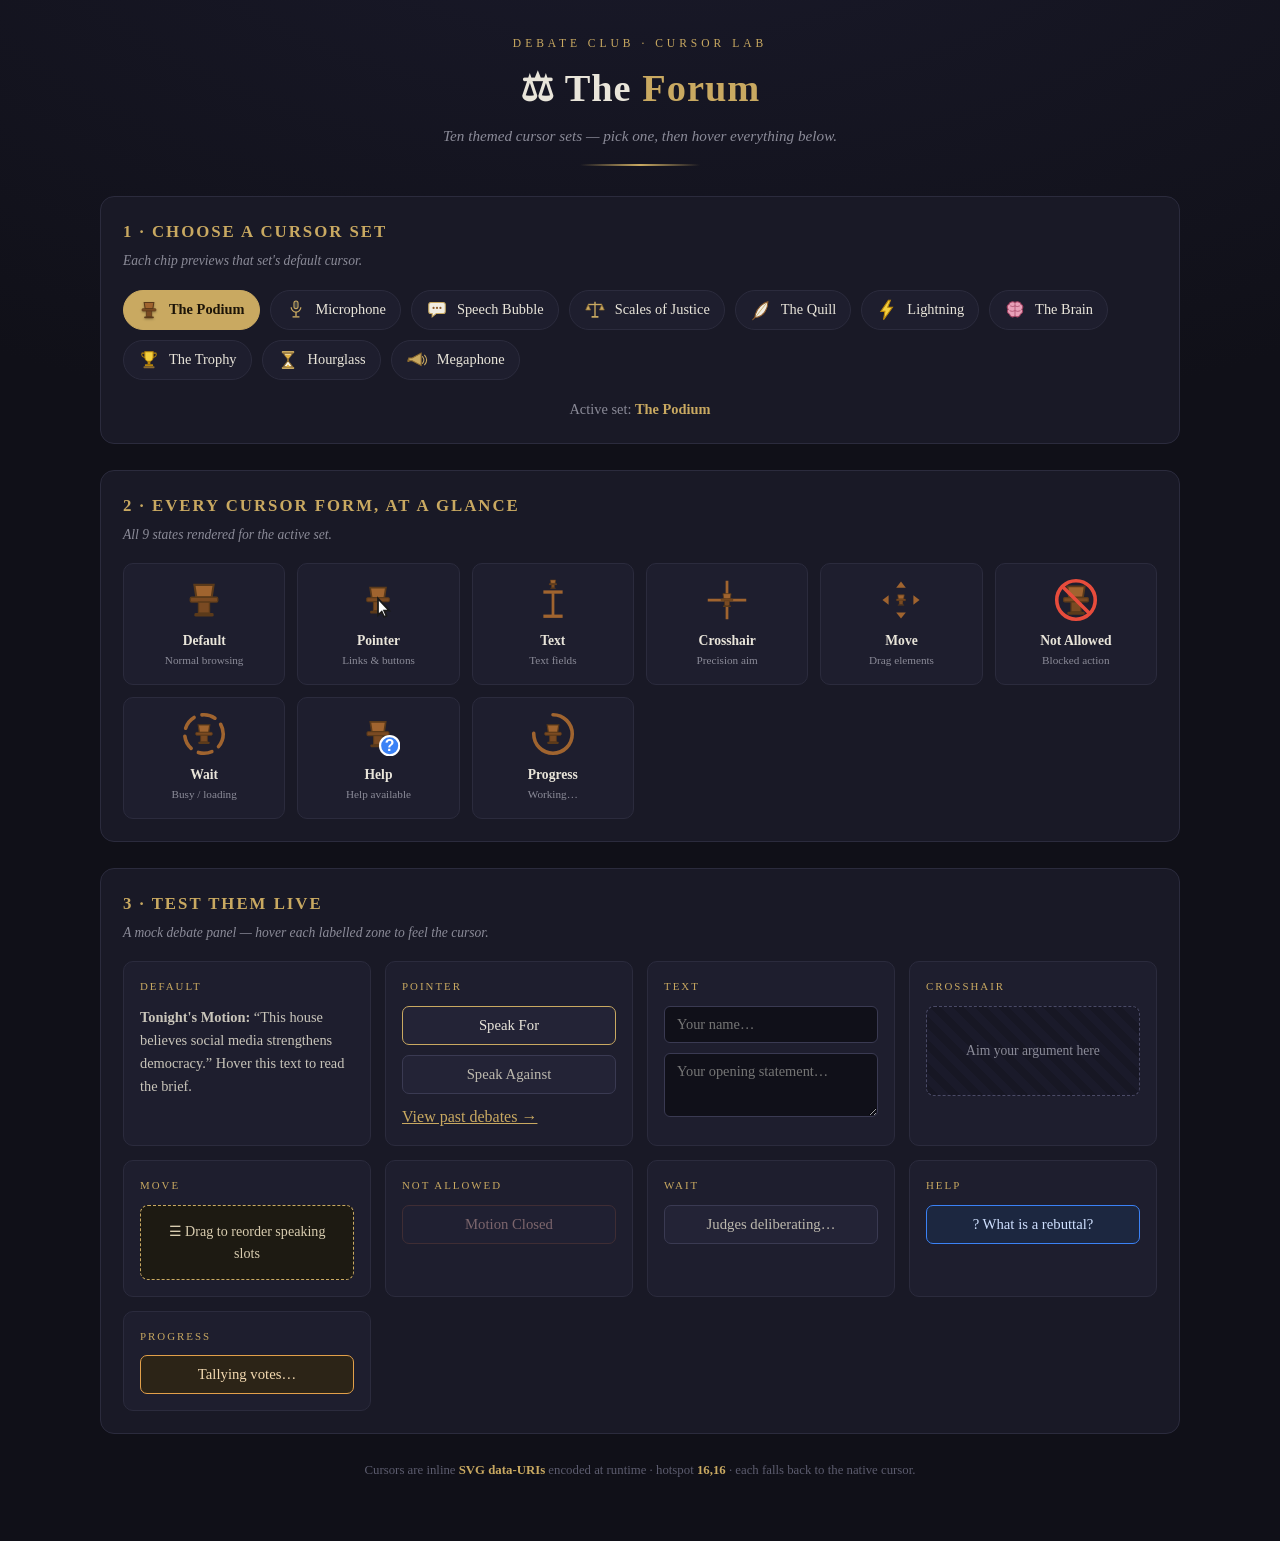
<file: concepts/debate_club_custom_cursor.html>
<!DOCTYPE html>
<html lang="en">
<head>
<meta charset="UTF-8">
<meta name="viewport" content="width=device-width, initial-scale=1.0">
<title>The Forum — Debate Club Cursor Lab</title>
<style>
  :root{
    --bg:#101018; --panel:#191926; --panel2:#1e1e2e;
    --line:#2b2b3d; --gold:#c9a961; --ink:#e9e5da; --mut:#8b8b98;
  }
  *{box-sizing:border-box;margin:0;padding:0}
  body{
    background:radial-gradient(1200px 600px at 50% -10%, #1a1a2b, var(--bg));
    color:var(--ink); font-family:Georgia,'Times New Roman',serif;
    min-height:100vh; padding:34px 20px 60px; line-height:1.6;
  }
  .wrap{max-width:1080px;margin:0 auto}
  header{text-align:center;margin-bottom:30px}
  header .eyebrow{letter-spacing:4px;font-size:.72rem;color:var(--gold);text-transform:uppercase}
  header h1{font-size:2.4rem;color:var(--ink);margin:6px 0 4px;letter-spacing:1px}
  header h1 span{color:var(--gold)}
  header p{color:var(--mut);font-style:italic;font-size:.95rem}
  .rule{height:2px;width:120px;margin:16px auto 0;background:linear-gradient(90deg,transparent,var(--gold),transparent)}

  .card{background:var(--panel);border:1px solid var(--line);border-radius:14px;padding:22px;margin-bottom:26px}
  .card h2{font-size:1.05rem;color:var(--gold);letter-spacing:2px;text-transform:uppercase;margin-bottom:4px}
  .card .sub{color:var(--mut);font-size:.85rem;margin-bottom:18px;font-style:italic}

  /* set picker */
  .chips{display:flex;flex-wrap:wrap;gap:10px}
  .chip{
    display:flex;align-items:center;gap:9px;background:var(--panel2);
    border:1px solid var(--line);color:var(--ink);padding:8px 14px;border-radius:999px;
    font-family:inherit;font-size:.9rem;cursor:pointer;transition:.18s;
  }
  .chip img{width:22px;height:22px}
  .chip:hover{border-color:var(--gold);transform:translateY(-2px)}
  .chip.active{background:var(--gold);color:#1c1408;border-color:var(--gold);font-weight:bold}
  .chip.active img{filter:drop-shadow(0 1px 1px rgba(0,0,0,.3))}

  .current{text-align:center;margin:18px 0 0;color:var(--mut);font-size:.9rem}
  .current b{color:var(--gold)}

  /* preview grid */
  .grid{display:grid;grid-template-columns:repeat(auto-fill,minmax(150px,1fr));gap:12px}
  .tile{background:var(--panel2);border:1px solid var(--line);border-radius:10px;padding:14px 10px;text-align:center;transition:.18s}
  .tile:hover{border-color:var(--gold);transform:translateY(-2px)}
  .tile img{width:44px;height:44px;display:block;margin:0 auto 8px}
  .tile .nm{font-size:.85rem;color:var(--ink);font-weight:bold}
  .tile .cp{font-size:.7rem;color:var(--mut)}

  /* demo stage */
  .stage{display:grid;grid-template-columns:repeat(auto-fit,minmax(230px,1fr));gap:14px}
  .zone{background:var(--panel2);border:1px solid var(--line);border-radius:10px;padding:16px;display:flex;flex-direction:column;gap:10px}
  .zone .tag{font-size:.68rem;letter-spacing:2px;text-transform:uppercase;color:var(--gold)}
  .zone p{font-size:.9rem;color:#c9c5ba}
  button{
    background:#232336;color:var(--ink);border:1px solid var(--gold);
    padding:10px 16px;border-radius:7px;font-family:inherit;font-size:.92rem;transition:.15s;
  }
  button:hover{background:#2e2e46}
  button.ghost{border-color:#3a3a52;color:#bdb9ae}
  button.deny{opacity:.55;border-color:#5a3a3a;color:#c9a0a0}
  button.info{border-color:#3b82f6;color:#cfe0ff;background:#1c2740}
  button.busy{border-color:#e2a04a;color:#f3d9b0;background:#2c2417}
  a{color:var(--gold)}
  input[type=text],textarea{
    background:#101019;border:1px solid #3a3a52;color:var(--ink);
    padding:9px 12px;border-radius:6px;font-family:inherit;font-size:.9rem;width:100%;
  }
  textarea{resize:vertical;min-height:64px}
  .aimbox{height:90px;border:1px dashed #4a4a66;border-radius:8px;display:flex;align-items:center;justify-content:center;color:var(--mut);font-size:.85rem;background:repeating-linear-gradient(45deg,#171724,#171724 8px,#1a1a2a 8px,#1a1a2a 16px)}
  .dragcard{border:1px dashed var(--gold);border-radius:8px;padding:14px;text-align:center;color:#d9cdb0;font-size:.88rem;background:#1d1a12}
  footer{text-align:center;color:#5c5c6e;font-size:.8rem;margin-top:10px}
  footer b{color:var(--gold)}
</style>
</head>
<body>
<div class="wrap">

  <header>
    <div class="eyebrow">Debate Club · Cursor Lab</div>
    <h1>⚖ The <span>Forum</span></h1>
    <p>Ten themed cursor sets — pick one, then hover everything below.</p>
    <div class="rule"></div>
  </header>

  <!-- 1. PICK A SET -->
  <div class="card">
    <h2>1 · Choose a cursor set</h2>
    <div class="sub">Each chip previews that set's default cursor.</div>
    <div class="chips" id="chips"></div>
    <div class="current">Active set: <b id="curName">—</b></div>
  </div>

  <!-- 2. ALL FORMS -->
  <div class="card">
    <h2>2 · Every cursor form, at a glance</h2>
    <div class="sub">All 9 states rendered for the active set.</div>
    <div class="grid" id="preview"></div>
  </div>

  <!-- 3. LIVE TEST -->
  <div class="card">
    <h2>3 · Test them live</h2>
    <div class="sub">A mock debate panel — hover each labelled zone to feel the cursor.</div>
    <div class="stage" id="stage">

      <div class="zone">
        <div class="tag">Default</div>
        <p data-state="default"><b>Tonight's Motion:</b> “This house believes social media strengthens democracy.” Hover this text to read the brief.</p>
      </div>

      <div class="zone">
        <div class="tag">Pointer</div>
        <button data-state="pointer">Speak For</button>
        <button data-state="pointer" class="ghost">Speak Against</button>
        <a href="#" data-state="pointer">View past debates →</a>
      </div>

      <div class="zone">
        <div class="tag">Text</div>
        <input type="text" data-state="text" placeholder="Your name…">
        <textarea data-state="text" placeholder="Your opening statement…"></textarea>
      </div>

      <div class="zone">
        <div class="tag">Crosshair</div>
        <div class="aimbox" data-state="crosshair">Aim your argument here</div>
      </div>

      <div class="zone">
        <div class="tag">Move</div>
        <div class="dragcard" data-state="move">☰ Drag to reorder speaking slots</div>
      </div>

      <div class="zone">
        <div class="tag">Not Allowed</div>
        <button class="deny" data-state="notAllowed">Motion Closed</button>
      </div>

      <div class="zone">
        <div class="tag">Wait</div>
        <button class="ghost" data-state="wait">Judges deliberating…</button>
      </div>

      <div class="zone">
        <div class="tag">Help</div>
        <button class="info" data-state="help">?  What is a rebuttal?</button>
      </div>

      <div class="zone">
        <div class="tag">Progress</div>
        <button class="busy" data-state="progress">Tallying votes…</button>
      </div>

    </div>
  </div>

  <footer>Cursors are inline <b>SVG data-URIs</b> encoded at runtime · hotspot <b>16,16</b> · each falls back to the native cursor.</footer>
</div>

<script>
/* ---------------- cursor geometry helpers ---------------- */
const W  = inner => `<svg xmlns="http://www.w3.org/2000/svg" width="32" height="32" viewBox="0 0 32 32">${inner}</svg>`;
const sc = (icon,s)=> `<g transform="translate(16,16) scale(${s}) translate(-16,-16)">${icon}</g>`;
const ARROW = `<path d="M16 15 L16 27 L18.7 24.5 L20.4 28.3 L22.2 27.5 L20.5 23.8 L24.2 23.7 Z" fill="#ffffff" stroke="#1a1a1a" stroke-width="1.3"/>`;

const FB = {default:'default',pointer:'pointer',text:'text',crosshair:'crosshair',
            move:'move',notAllowed:'not-allowed',wait:'wait',help:'help',progress:'progress'};
const STATES   = Object.keys(FB);
const LABEL    = {default:'Default',pointer:'Pointer',text:'Text',crosshair:'Crosshair',
                  move:'Move',notAllowed:'Not Allowed',wait:'Wait',help:'Help',progress:'Progress'};
const CAPTION  = {default:'Normal browsing',pointer:'Links & buttons',text:'Text fields',
                  crosshair:'Precision aim',move:'Drag elements',notAllowed:'Blocked action',
                  wait:'Busy / loading',help:'Help available',progress:'Working…'};

/* ---------------- the 10 themed icons ---------------- */
const SETS = {
  podium:{name:'The Podium', accent:'#a0642f', icon:
    `<path d="M9 5 h14 l-1.4 9 h-11.2 z" fill="#a0642f" stroke="#5b3a1a" stroke-width="1.5"/>
     <rect x="6" y="14" width="20" height="3.5" rx="1" fill="#7a4a22" stroke="#5b3a1a" stroke-width="1"/>
     <rect x="12" y="17.5" width="8" height="8" fill="#7a4a22" stroke="#5b3a1a" stroke-width="1"/>
     <rect x="9" y="25.5" width="14" height="2.5" rx="1" fill="#5b3a1a"/>`},
  mic:{name:'Microphone', accent:'#c9a961', icon:
    `<rect x="13" y="3" width="6" height="11" rx="3" fill="#444" stroke="#c9a961" stroke-width="1.5"/>
     <path d="M9 12 a7 7 0 0 0 14 0" fill="none" stroke="#c9a961" stroke-width="1.8"/>
     <line x1="16" y1="19" x2="16" y2="25" stroke="#c9a961" stroke-width="2"/>
     <line x1="11" y1="26" x2="21" y2="26" stroke="#c9a961" stroke-width="2"/>`},
  bubble:{name:'Speech Bubble', accent:'#d8c9a3', icon:
    `<path d="M7 5 h18 a3 3 0 0 1 3 3 v10 a3 3 0 0 1 -3 3 h-10 l-6 5 v-5 h-2 a3 3 0 0 1 -3 -3 v-10 a3 3 0 0 1 3 -3 z" fill="#f1ede2" stroke="#c9a961" stroke-width="1.5"/>
     <circle cx="11" cy="13" r="1.6" fill="#8b5a2b"/><circle cx="16" cy="13" r="1.6" fill="#8b5a2b"/><circle cx="21" cy="13" r="1.6" fill="#8b5a2b"/>`},
  scales:{name:'Scales of Justice', accent:'#c9a961', icon:
    `<line x1="16" y1="4" x2="16" y2="26" stroke="#c9a961" stroke-width="2"/>
     <line x1="6" y1="8" x2="26" y2="8" stroke="#c9a961" stroke-width="2"/>
     <path d="M6 8 l-3.5 8 h7 z" fill="#c9a961" stroke="#8b6a2f" stroke-width="1"/>
     <path d="M26 8 l-3.5 8 h7 z" fill="#c9a961" stroke="#8b6a2f" stroke-width="1"/>
     <line x1="11" y1="26" x2="21" y2="26" stroke="#c9a961" stroke-width="2.5"/>`},
  quill:{name:'The Quill', accent:'#c9a961', icon:
    `<path d="M26 4 C18 6 10 14 8 22 L7 27 L12 26 C20 24 26 14 26 4 Z" fill="#f1ede2" stroke="#8b5a2b" stroke-width="1.5"/>
     <line x1="24" y1="6" x2="9" y2="25" stroke="#c9a961" stroke-width="1.2"/>
     <path d="M7 27 L4 30" stroke="#8b5a2b" stroke-width="1.5" stroke-linecap="round"/>`},
  bolt:{name:'Lightning', accent:'#f4d03f', icon:
    `<path d="M18 2 L7 18 L13 18 L11 30 L24 12 L17 12 L21 2 Z" fill="#f4d03f" stroke="#b8860b" stroke-width="1.5"/>`},
  brain:{name:'The Brain', accent:'#e8a0b8', icon:
    `<path d="M16 5 C13 3 8 4 7 8 C4 9 4 13 6 15 C4 17 5 21 8 22 C9 26 13 27 16 25 C19 27 23 26 24 22 C27 21 28 17 26 15 C28 13 28 9 25 8 C24 4 19 3 16 5 Z" fill="#e8a0b8" stroke="#a04060" stroke-width="1.5"/>
     <path d="M16 5 L16 25" stroke="#a04060" stroke-width="1" fill="none"/>
     <path d="M9 10 Q13 12 16 10 M23 10 Q19 12 16 10 M8 17 Q12 19 16 17 M24 17 Q20 19 16 17" stroke="#a04060" stroke-width="1" fill="none"/>`},
  trophy:{name:'The Trophy', accent:'#f4d03f', icon:
    `<path d="M10 4 h12 v8 a6 6 0 0 1 -12 0 z" fill="#f4d03f" stroke="#b8860b" stroke-width="1.5"/>
     <path d="M10 6 H6 a4 4 0 0 0 4 6 M22 6 h4 a4 4 0 0 1 -4 6" fill="none" stroke="#b8860b" stroke-width="1.5"/>
     <rect x="14" y="18" width="4" height="4" fill="#b8860b"/>
     <rect x="10" y="22" width="12" height="3" rx="1" fill="#b8860b"/>
     <rect x="8" y="25" width="16" height="3" rx="1" fill="#8b6a2f"/>`},
  hourglass:{name:'Hourglass', accent:'#e0b040', icon:
    `<rect x="7" y="3" width="18" height="3" rx="1" fill="#c9a961"/>
     <rect x="7" y="26" width="18" height="3" rx="1" fill="#c9a961"/>
     <path d="M9 6 h14 l-7 9 z" fill="#fdf6e3" stroke="#8b6a2f" stroke-width="1.5"/>
     <path d="M9 26 h14 l-7 -9 z" fill="#fdf6e3" stroke="#8b6a2f" stroke-width="1.5"/>
     <path d="M11 8 h10 l-5 6 z" fill="#e0b040"/>
     <path d="M13 26 h6 l-3 -4 z" fill="#e0b040"/>
     <line x1="16" y1="15" x2="16" y2="17" stroke="#e0b040" stroke-width="1.5"/>`},
  megaphone:{name:'Megaphone', accent:'#c9a961', icon:
    `<path d="M4 13 h5 l13 -7 v18 l-13 -7 h-5 z" fill="#c9a961" stroke="#8b6a2f" stroke-width="1.5"/>
     <rect x="2" y="15" width="3" height="4" rx="1" fill="#8b6a2f"/>
     <path d="M24 11 q4 5 0 10 M27 9 q6 7 0 14" fill="none" stroke="#c9a961" stroke-width="1.5" stroke-linecap="round"/>`}
};

/* ---------------- build the 9 states for a set ---------------- */
function buildStates(set){
  const {icon,accent} = set;
  return {
    default:   W(icon),
    pointer:   W(sc(icon,0.82)+ARROW),
    text:      W(`<rect x="15" y="11" width="2" height="17" fill="${accent}"/>
                  <rect x="9" y="9" width="14" height="2.4" fill="${accent}"/>
                  <rect x="9" y="26.6" width="14" height="2.4" fill="${accent}"/>
                  <g transform="translate(16,4.5) scale(0.28) translate(-16,-16)">${icon}</g>`),
    crosshair: W(`<line x1="16" y1="2" x2="16" y2="30" stroke="${accent}" stroke-width="2"/>
                  <line x1="2" y1="16" x2="30" y2="16" stroke="${accent}" stroke-width="2"/>`+sc(icon,0.42)),
    move:      W(`<path d="M16 2.5 L19.5 7 L12.5 7 Z" fill="${accent}"/>
                  <path d="M16 29.5 L12.5 25 L19.5 25 Z" fill="${accent}"/>
                  <path d="M2.5 16 L7 12.5 L7 19.5 Z" fill="${accent}"/>
                  <path d="M29.5 16 L25 19.5 L25 12.5 Z" fill="${accent}"/>
                  <rect x="14.6" y="14.6" width="2.8" height="2.8" fill="${accent}"/>`+sc(icon,0.34)),
    notAllowed:W(sc(icon,0.9)+`<circle cx="16" cy="16" r="14" fill="none" stroke="#e74c3c" stroke-width="2.6"/>
                  <line x1="6.5" y1="6.5" x2="25.5" y2="25.5" stroke="#e74c3c" stroke-width="2.6"/>`),
    wait:      W(sc(icon,0.6)+`<circle cx="16" cy="16" r="14" fill="none" stroke="${accent}" stroke-width="2.6" stroke-dasharray="10 6" stroke-linecap="round"/>`),
    help:      W(sc(icon,0.8)+`<circle cx="24.5" cy="24.5" r="7" fill="#3b82f6" stroke="#ffffff" stroke-width="1.6"/>
                  <text x="24.5" y="28.6" font-size="11.5" font-weight="bold" text-anchor="middle" fill="#fff" font-family="Arial,sans-serif">?</text>`),
    progress:  W(sc(icon,0.6)+`<circle cx="16" cy="16" r="14" fill="none" stroke="${accent}" stroke-width="2.6" stroke-dasharray="66 22" stroke-linecap="round" transform="rotate(-90 16 16)"/>`)
  };
}

const dataURI = svg => 'data:image/svg+xml,'+encodeURIComponent(svg);
const cursorVal = (svg,st)=>`url("${dataURI(svg)}") 16 16, ${FB[st]}`;

/* ---------------- build UI ---------------- */
const chipsEl   = document.getElementById('chips');
const previewEl = document.getElementById('preview');
const stageEl   = document.getElementById('stage');
const curNameEl = document.getElementById('curName');
let activeKey = null;

// chips
Object.keys(SETS).forEach(key=>{
  const b=document.createElement('button');
  b.className='chip'; b.type='button'; b.dataset.key=key;
  b.innerHTML=`<img alt=""> <span>${SETS[key].name}</span>`;
  b.querySelector('img').src=dataURI(W(SETS[key].icon));
  b.addEventListener('click',()=>applySet(key));
  chipsEl.appendChild(b);
});

// preview tiles (one per state)
STATES.forEach(st=>{
  const t=document.createElement('div');
  t.className='tile';
  t.innerHTML=`<img id="pv-${st}" alt=""> <div class="nm">${LABEL[st]}</div> <div class="cp">${CAPTION[st]}</div>`;
  previewEl.appendChild(t);
});

function applySet(key){
  activeKey=key;
  const states=buildStates(SETS[key]);

  // highlight chip
  chipsEl.querySelectorAll('.chip').forEach(c=>c.classList.toggle('active',c.dataset.key===key));
  curNameEl.textContent=SETS[key].name;

  // preview images
  STATES.forEach(st=>{ document.getElementById('pv-'+st).src=dataURI(states[st]); });

  // live cursors on demo elements
  stageEl.querySelectorAll('[data-state]').forEach(el=>{
    el.style.cursor=cursorVal(states[el.dataset.state], el.dataset.state);
  });
  // whole stage uses the default emblem
  stageEl.style.cursor=cursorVal(states.default,'default');
}

applySet('podium'); // start with the first set
</script>
</body>
</html>
</file>
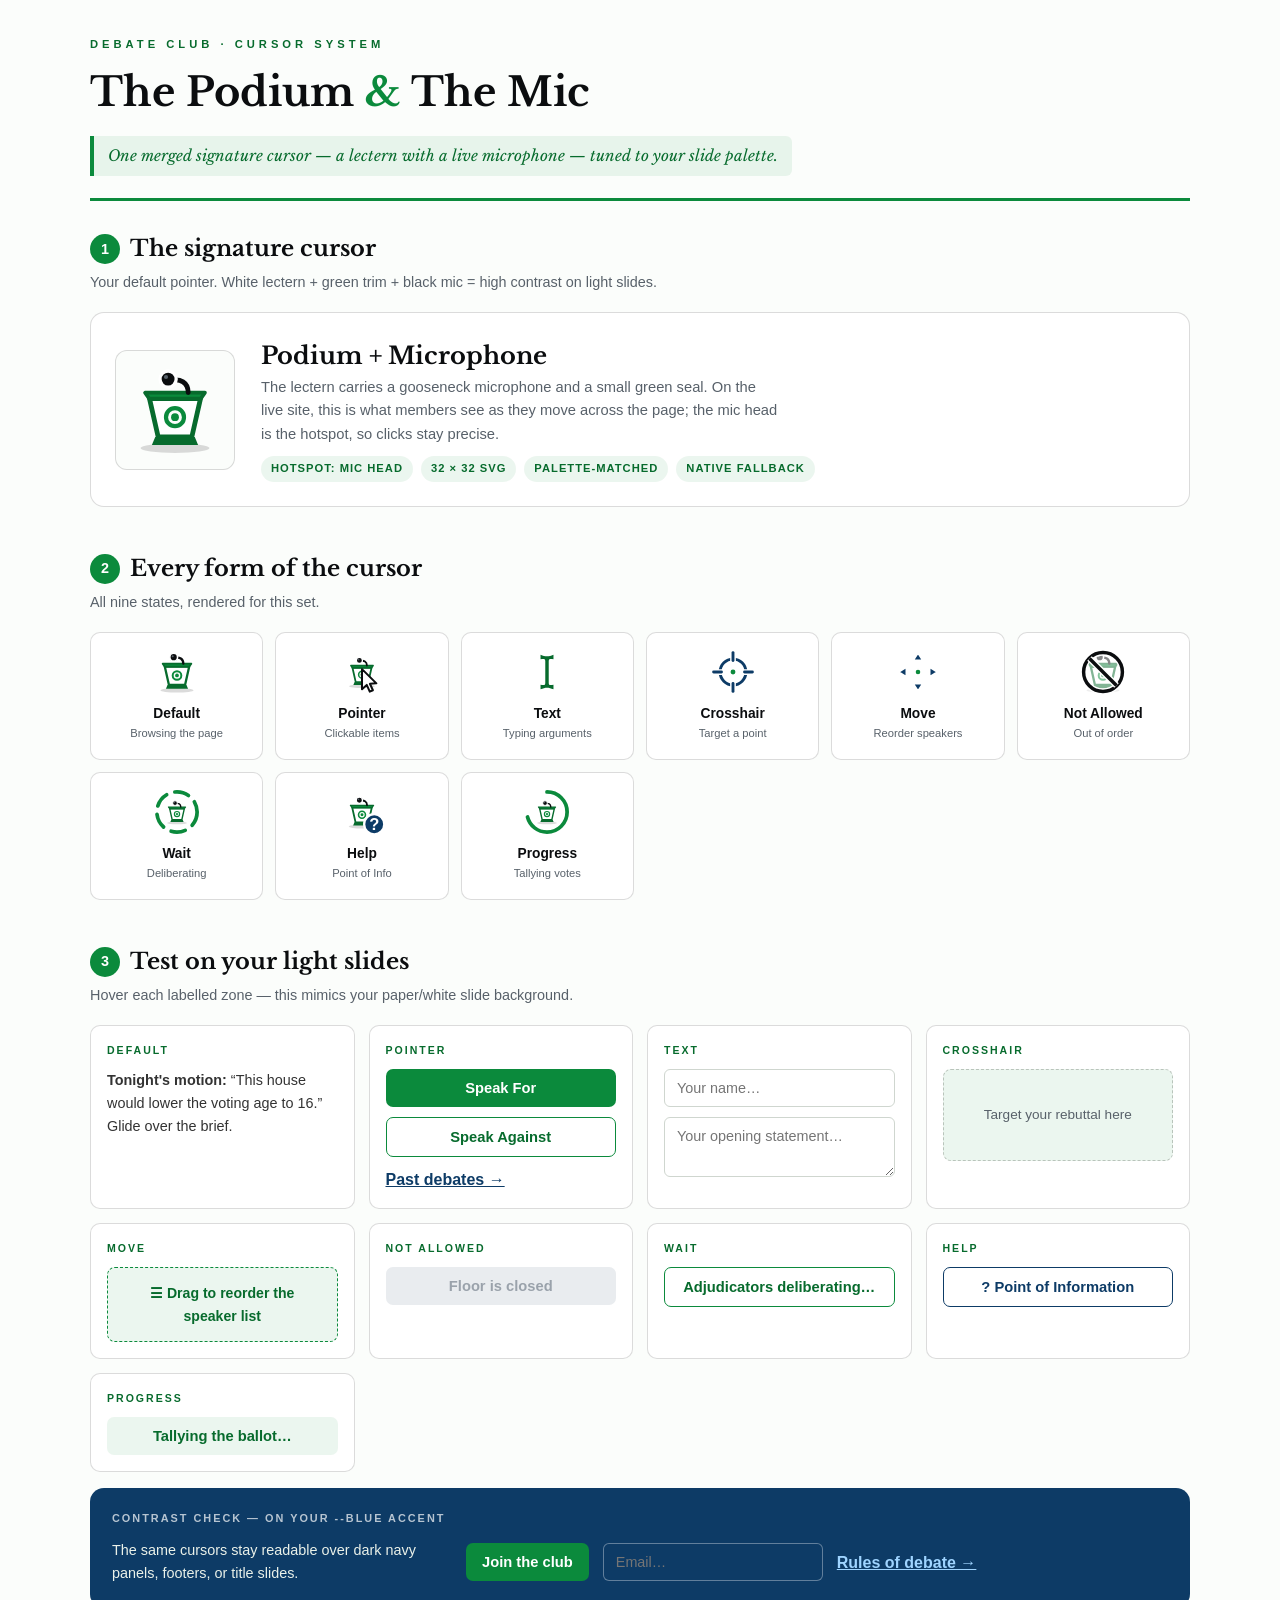
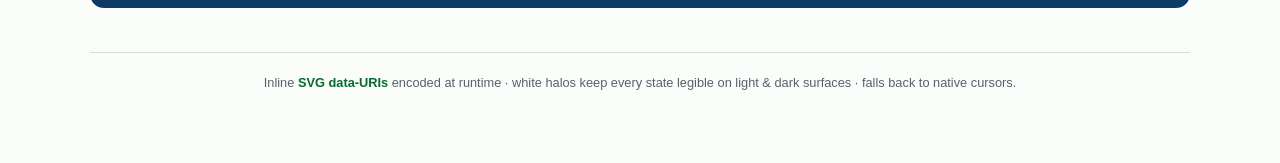
<file: concepts/debate_club_custom_cursor_final.html>
<!DOCTYPE html>
<html lang="en">
<head>
<meta charset="UTF-8">
<meta name="viewport" content="width=device-width, initial-scale=1.0">
<title>Debate Club — Podium &amp; Mic Cursor Set</title>
<link href="https://fonts.googleapis.com/css2?family=Libre+Baskerville:ital,wght@0,400;0,700;1,400&display=swap" rel="stylesheet">
<style>
  :root{
    --white:#ffffff; --paper:#fbfdfb;
    --green:#0b8a3c; --green-strong:#076b2d; --green-faint:rgba(11,138,60,0.08);
    --black:#0b0d0f; --gray:#58616a; --gray-soft:rgba(0,0,0,0.14);
    --blue:#0d3b66;
    --font-display:'Libre Baskerville',Georgia,serif;
    --font-body:Arial,Helvetica,sans-serif;
  }
  *{box-sizing:border-box;margin:0;padding:0}
  body{
    background:var(--paper); color:var(--black);
    font-family:var(--font-body); line-height:1.6; padding:36px 20px 70px;
  }
  .wrap{max-width:1100px;margin:0 auto}

  header{border-bottom:3px solid var(--green);padding-bottom:22px;margin-bottom:30px}
  .kicker{letter-spacing:4px;font-size:.7rem;text-transform:uppercase;color:var(--green-strong);font-weight:bold}
  header h1{font-family:var(--font-display);font-size:2.5rem;color:var(--black);margin:6px 0 2px}
  header h1 em{color:var(--green);font-style:normal}
  header .motion{display:inline-block;margin-top:10px;background:var(--green-faint);
    border-left:4px solid var(--green);padding:8px 14px;font-family:var(--font-display);
    font-style:italic;color:var(--green-strong);font-size:.95rem;border-radius:0 6px 6px 0}

  section{margin-bottom:44px}
  section>h2{font-family:var(--font-display);font-size:1.4rem;color:var(--black);
    display:flex;align-items:center;gap:10px;margin-bottom:4px}
  section>h2 .no{display:inline-flex;align-items:center;justify-content:center;
    width:30px;height:30px;border-radius:50%;background:var(--green);color:#fff;
    font-family:var(--font-body);font-size:.9rem;font-weight:bold}
  section>.sub{color:var(--gray);font-size:.9rem;margin-bottom:18px}

  /* signature */
  .signature{display:flex;gap:26px;align-items:center;flex-wrap:wrap;
    background:var(--white);border:1px solid var(--gray-soft);border-radius:14px;padding:24px}
  .signature .big{width:120px;height:120px;background:var(--paper);
    border:1px solid var(--gray-soft);border-radius:12px;display:flex;align-items:center;justify-content:center}
  .signature .big img{width:96px;height:96px}
  .signature h3{font-family:var(--font-display);font-size:1.5rem;color:var(--black)}
  .signature p{color:var(--gray);font-size:.92rem;max-width:520px}
  .sig-tags{margin-top:10px;display:flex;gap:8px;flex-wrap:wrap}
  .sig-tags span{font-size:.7rem;letter-spacing:1px;text-transform:uppercase;
    background:var(--green-faint);color:var(--green-strong);padding:4px 10px;border-radius:999px;font-weight:bold}

  /* preview grid */
  .grid{display:grid;grid-template-columns:repeat(auto-fill,minmax(150px,1fr));gap:12px}
  .tile{background:var(--white);border:1px solid var(--gray-soft);border-radius:10px;
    padding:16px 10px;text-align:center;transition:.15s}
  .tile:hover{border-color:var(--green);box-shadow:0 4px 14px rgba(11,138,60,.12);transform:translateY(-2px)}
  .tile img{width:46px;height:46px;display:block;margin:0 auto 8px}
  .tile .nm{font-size:.86rem;font-weight:bold;color:var(--black)}
  .tile .cp{font-size:.7rem;color:var(--gray)}

  /* live stage */
  .stage{display:grid;grid-template-columns:repeat(auto-fit,minmax(230px,1fr));gap:14px}
  .zone{background:var(--white);border:1px solid var(--gray-soft);border-radius:10px;
    padding:16px;display:flex;flex-direction:column;gap:10px}
  .zone .tag{font-size:.66rem;letter-spacing:2px;text-transform:uppercase;color:var(--green-strong);font-weight:bold}
  .zone p{font-size:.9rem;color:#333}
  .btn{background:var(--green);color:#fff;border:none;padding:11px 16px;border-radius:7px;
    font-family:var(--font-body);font-size:.92rem;font-weight:bold;transition:.15s;display:inline-block;text-align:center}
  .btn:hover{background:var(--green-strong)}
  .btn.ghost{background:transparent;color:var(--green-strong);border:1.5px solid var(--green)}
  .btn.ghost:hover{background:var(--green-faint)}
  .btn.deny{background:#e9ecef;color:#9aa2ab;cursor-not-allowed}
  .btn.info{background:transparent;color:var(--blue);border:1.5px solid var(--blue)}
  .btn.info:hover{background:rgba(13,59,102,.08)}
  .btn.busy{background:var(--green-faint);color:var(--green-strong)}
  a{color:var(--blue);font-weight:bold;text-decoration:underline}
  input[type=text],textarea{background:#fff;border:1px solid #cfd6cf;color:var(--black);
    padding:10px 12px;border-radius:6px;font-family:var(--font-body);font-size:.9rem;width:100%}
  input:focus,textarea:focus{outline:2px solid var(--green)}
  textarea{resize:vertical;min-height:60px}
  .aimbox{height:92px;border:1px dashed #b9c4bb;border-radius:8px;display:flex;align-items:center;
    justify-content:center;color:var(--gray);font-size:.85rem;background:var(--green-faint)}
  .dragcard{border:1px dashed var(--green);border-radius:8px;padding:14px;text-align:center;
    color:var(--green-strong);font-size:.88rem;background:var(--green-faint);font-weight:bold}

  /* dark strip for contrast check */
  .darkstage{background:var(--blue);border-radius:14px;padding:22px;margin-top:16px}
  .darkstage .lbl{color:rgba(255,255,255,.7);font-size:.68rem;letter-spacing:2px;
    text-transform:uppercase;font-weight:bold;margin-bottom:12px}
  .darkstage .row{display:flex;gap:14px;flex-wrap:wrap;align-items:center}
  .darkstage p{color:#eaf1e9;font-size:.9rem;max-width:340px}
  .darkstage input{background:#0d3b66;border:1px solid rgba(255,255,255,.35);color:#fff;width:220px}
  .darkstage a{color:#9fd4ff}

  footer{text-align:center;color:var(--gray);font-size:.8rem;border-top:1px solid var(--gray-soft);padding-top:20px}
  footer b{color:var(--green-strong)}
</style>
</head>
<body>
<div class="wrap">

  <header>
    <div class="kicker">Debate Club · Cursor System</div>
    <h1>The Podium <em>&amp;</em> The Mic</h1>
    <span class="motion">One merged signature cursor — a lectern with a live microphone — tuned to your slide palette.</span>
  </header>

  <!-- SIGNATURE -->
  <section>
    <h2><span class="no">1</span> The signature cursor</h2>
    <div class="sub">Your default pointer. White lectern + green trim + black mic = high contrast on light slides.</div>
    <div class="signature">
      <div class="big"><img id="big" alt="Podium and microphone cursor"></div>
      <div>
        <h3>Podium + Microphone</h3>
        <p>The lectern carries a gooseneck microphone and a small green seal. On the live site, this is what
        members see as they move across the page; the mic head is the hotspot, so clicks stay precise.</p>
        <div class="sig-tags">
          <span>hotspot: mic head</span><span>32 × 32 svg</span><span>palette-matched</span><span>native fallback</span>
        </div>
      </div>
    </div>
  </section>

  <!-- ALL FORMS -->
  <section>
    <h2><span class="no">2</span> Every form of the cursor</h2>
    <div class="sub">All nine states, rendered for this set.</div>
    <div class="grid" id="preview"></div>
  </section>

  <!-- LIVE TEST : LIGHT SLIDES -->
  <section>
    <h2><span class="no">3</span> Test on your light slides</h2>
    <div class="sub">Hover each labelled zone — this mimics your paper/white slide background.</div>
    <div class="stage" data-stage>
      <div class="zone"><div class="tag">Default</div>
        <p data-state="default"><b>Tonight's motion:</b> “This house would lower the voting age to 16.” Glide over the brief.</p></div>
      <div class="zone"><div class="tag">Pointer</div>
        <button class="btn" data-state="pointer">Speak For</button>
        <button class="btn ghost" data-state="pointer">Speak Against</button>
        <a href="#" data-state="pointer">Past debates →</a></div>
      <div class="zone"><div class="tag">Text</div>
        <input type="text" data-state="text" placeholder="Your name…">
        <textarea data-state="text" placeholder="Your opening statement…"></textarea></div>
      <div class="zone"><div class="tag">Crosshair</div>
        <div class="aimbox" data-state="crosshair">Target your rebuttal here</div></div>
      <div class="zone"><div class="tag">Move</div>
        <div class="dragcard" data-state="move">☰ Drag to reorder the speaker list</div></div>
      <div class="zone"><div class="tag">Not Allowed</div>
        <button class="btn deny" data-state="notAllowed">Floor is closed</button></div>
      <div class="zone"><div class="tag">Wait</div>
        <button class="btn ghost" data-state="wait">Adjudicators deliberating…</button></div>
      <div class="zone"><div class="tag">Help</div>
        <button class="btn info" data-state="help">?  Point of Information</button></div>
      <div class="zone"><div class="tag">Progress</div>
        <button class="btn busy" data-state="progress">Tallying the ballot…</button></div>
    </div>

    <!-- contrast check on dark accent -->
    <div class="darkstage" data-stage>
      <div class="lbl">Contrast check — on your --blue accent</div>
      <div class="row">
        <p data-state="default">The same cursors stay readable over dark navy panels, footers, or title slides.</p>
        <button class="btn" data-state="pointer">Join the club</button>
        <input type="text" data-state="text" placeholder="Email…">
        <a href="#" data-state="pointer">Rules of debate →</a>
      </div>
    </div>
  </section>

  <footer>Inline <b>SVG data-URIs</b> encoded at runtime · white halos keep every state legible on light &amp; dark surfaces · falls back to native cursors.</footer>
</div>

<script>
/* ---------- palette ---------- */
const P={white:'#ffffff',paper:'#fbfdfb',green:'#0b8a3c',gs:'#076b2d',
         black:'#0b0d0f',gray:'#58616a',blue:'#0d3b66',soft:'rgba(0,0,0,0.14)'};

/* ---------- the merged Podium + Microphone icon ---------- */
const ICON=`
<ellipse cx="16" cy="28.7" rx="11.5" ry="1.6" fill="${P.soft}"/>
<path d="M7.5 12.2 L24.5 12.2 L21.6 25 L10.4 25 Z" fill="${P.white}" stroke="${P.gs}" stroke-width="1.6" stroke-linejoin="round"/>
<path d="M6 10.2 L26 10.2 L24.6 12.2 L7.4 12.2 Z" fill="${P.green}" stroke="${P.gs}" stroke-width="1.2" stroke-linejoin="round"/>
<path d="M9.4 25 L22.6 25 L23.7 27.7 L8.3 27.7 Z" fill="${P.gs}"/>
<circle cx="16" cy="18.4" r="3" fill="${P.paper}" stroke="${P.green}" stroke-width="1.4"/>
<circle cx="16" cy="18.4" r="1.3" fill="${P.green}"/>
<path d="M20.4 10.2 C20.4 6.6 17.6 5.6 15 6.1" fill="none" stroke="${P.black}" stroke-width="1.6" stroke-linecap="round"/>
<circle cx="13.7" cy="5.7" r="2.7" fill="${P.black}" stroke="${P.white}" stroke-width="1.1"/>
<circle cx="13" cy="5" r="0.7" fill="${P.gray}"/>`;

/* ---------- helpers ---------- */
const W=inner=>`<svg xmlns="http://www.w3.org/2000/svg" width="32" height="32" viewBox="0 0 32 32">${inner}</svg>`;
const sc=(s)=>`<g transform="translate(16,16) scale(${s}) translate(-16,-16)">${ICON}</g>`;
const ARROW=`<path d="M16 14 L16 28 L19.3 25 L21.4 29.7 L23.6 28.7 L21.5 24.2 L26 23.9 Z"
  fill="${P.white}" stroke="${P.black}" stroke-width="1.4" stroke-linejoin="round"/>`;
const IBEAM=`M11.5 4 C15 5.5 17 5.5 20.5 4 L20.5 7.2 C18.2 6.6 17.2 6.8 17.2 8.4 L17.2 23.6
  C17.2 25.2 18.2 25.4 20.5 24.8 L20.5 28 C17 26.5 15 26.5 11.5 28 L11.5 24.8
  C13.8 25.4 14.8 25.2 14.8 23.6 L14.8 8.4 C14.8 6.8 13.8 6.6 11.5 7.2 Z`;

/* ---------- the 9 states ---------- */
function buildStates(){
  return {
    default: W(ICON),
    pointer: W(sc(0.78)+ARROW),
    text:    W(`<path d="${IBEAM}" fill="${P.white}" stroke="${P.white}" stroke-width="3.4" stroke-linejoin="round"/>
                <path d="${IBEAM}" fill="${P.gs}"/>`),
    crosshair:W(`<circle cx="16" cy="16" r="9" fill="none" stroke="${P.white}" stroke-width="4"/>
                <circle cx="16" cy="16" r="9" fill="none" stroke="${P.blue}" stroke-width="2"/>
                <line x1="16" y1="2.5" x2="16" y2="8" stroke="${P.white}" stroke-width="4" stroke-linecap="round"/>
                <line x1="16" y1="2.5" x2="16" y2="8" stroke="${P.blue}" stroke-width="2" stroke-linecap="round"/>
                <line x1="16" y1="24" x2="16" y2="29.5" stroke="${P.white}" stroke-width="4" stroke-linecap="round"/>
                <line x1="16" y1="24" x2="16" y2="29.5" stroke="${P.blue}" stroke-width="2" stroke-linecap="round"/>
                <line x1="2.5" y1="16" x2="8" y2="16" stroke="${P.white}" stroke-width="4" stroke-linecap="round"/>
                <line x1="2.5" y1="16" x2="8" y2="16" stroke="${P.blue}" stroke-width="2" stroke-linecap="round"/>
                <line x1="24" y1="16" x2="29.5" y2="16" stroke="${P.white}" stroke-width="4" stroke-linecap="round"/>
                <line x1="24" y1="16" x2="29.5" y2="16" stroke="${P.blue}" stroke-width="2" stroke-linecap="round"/>
                <circle cx="16" cy="16" r="1.7" fill="${P.green}"/>`),
    move:    W(`<path d="M16 2.5 L19.5 8 L12.5 8 Z" fill="${P.blue}" stroke="${P.white}" stroke-width="1.4" stroke-linejoin="round"/>
                <path d="M16 29.5 L12.5 24 L19.5 24 Z" fill="${P.blue}" stroke="${P.white}" stroke-width="1.4" stroke-linejoin="round"/>
                <path d="M2.5 16 L8 12.5 L8 19.5 Z" fill="${P.blue}" stroke="${P.white}" stroke-width="1.4" stroke-linejoin="round"/>
                <path d="M29.5 16 L24 19.5 L24 12.5 Z" fill="${P.blue}" stroke="${P.white}" stroke-width="1.4" stroke-linejoin="round"/>
                <circle cx="16" cy="16" r="2.2" fill="${P.green}" stroke="${P.white}" stroke-width="1.2"/>`),
    notAllowed:W(`<g opacity="0.5">${ICON}</g>
                <circle cx="16" cy="16" r="13.5" fill="none" stroke="${P.white}" stroke-width="4.4"/>
                <circle cx="16" cy="16" r="13.5" fill="none" stroke="${P.black}" stroke-width="2.4"/>
                <line x1="6.6" y1="6.6" x2="25.4" y2="25.4" stroke="${P.white}" stroke-width="4.4"/>
                <line x1="6.6" y1="6.6" x2="25.4" y2="25.4" stroke="${P.black}" stroke-width="2.4"/>`),
    wait:    W(sc(0.6)+`<circle cx="16" cy="16" r="14" fill="none" stroke="${P.white}" stroke-width="4"/>
                <circle cx="16" cy="16" r="14" fill="none" stroke="${P.green}" stroke-width="2.6" stroke-dasharray="10 6" stroke-linecap="round"/>`),
    help:    W(sc(0.8)+`<circle cx="24.5" cy="24.5" r="7" fill="${P.blue}" stroke="${P.white}" stroke-width="1.6"/>
                <text x="24.5" y="28.6" font-size="11.5" font-weight="bold" text-anchor="middle" fill="${P.white}" font-family="Arial,sans-serif">?</text>`),
    progress:W(sc(0.6)+`<circle cx="16" cy="16" r="14" fill="none" stroke="${P.white}" stroke-width="4"/>
                <circle cx="16" cy="16" r="14" fill="none" stroke="${P.green}" stroke-width="2.6" stroke-dasharray="62 26" stroke-linecap="round" transform="rotate(-90 16 16)"/>`)
  };
}

const FB={default:'default',pointer:'pointer',text:'text',crosshair:'crosshair',
          move:'move',notAllowed:'not-allowed',wait:'wait',help:'help',progress:'progress'};
const HOT={default:[13,6],pointer:[16,14]};        // mic-head & arrow-tip; others center
const STATES=Object.keys(FB);
const LABEL={default:'Default',pointer:'Pointer',text:'Text',crosshair:'Crosshair',
             move:'Move',notAllowed:'Not Allowed',wait:'Wait',help:'Help',progress:'Progress'};
const CAPTION={default:'Browsing the page',pointer:'Clickable items',text:'Typing arguments',
               crosshair:'Target a point',move:'Reorder speakers',notAllowed:'Out of order',
               wait:'Deliberating',help:'Point of Info',progress:'Tallying votes'};

const dataURI=svg=>'data:image/svg+xml,'+encodeURIComponent(svg);
const cursorVal=(svg,st)=>{
  const [hx,hy]=HOT[st]||[16,16];
  return `url("${dataURI(svg)}") ${hx} ${hy}, ${FB[st]}`;
};

/* ---------- build preview tiles ---------- */
const preview=document.getElementById('preview');
STATES.forEach(st=>{
  const t=document.createElement('div');t.className='tile';
  t.innerHTML=`<img id="pv-${st}" alt=""><div class="nm">${LABEL[st]}</div><div class="cp">${CAPTION[st]}</div>`;
  preview.appendChild(t);
});

/* ---------- apply ---------- */
const states=buildStates();
document.getElementById('big').src=dataURI(states.default);
STATES.forEach(st=>document.getElementById('pv-'+st).src=dataURI(states[st]));
document.querySelectorAll('[data-state]').forEach(el=>{
  el.style.cursor=cursorVal(states[el.dataset.state],el.dataset.state);
});
document.querySelectorAll('[data-stage]').forEach(el=>{
  el.style.cursor=cursorVal(states.default,'default');
});
</script>
</body>
</html>
</file>
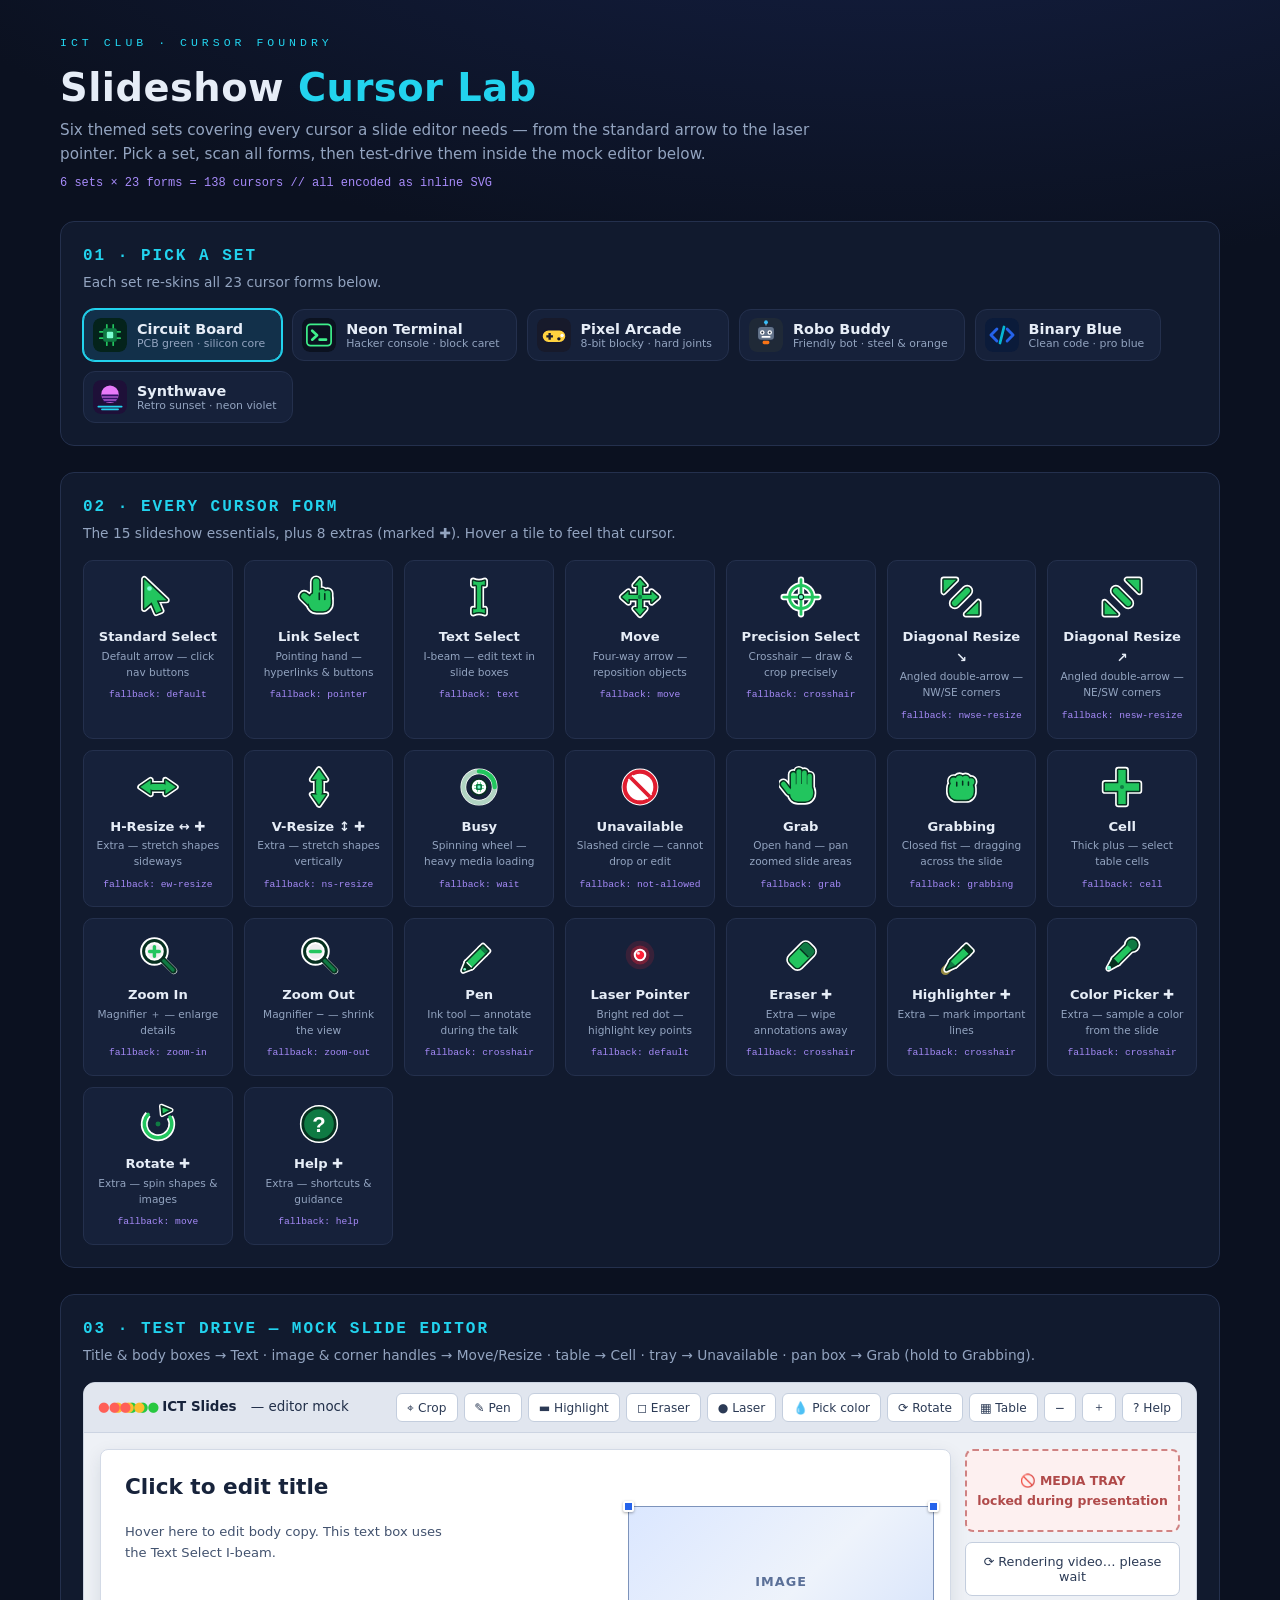
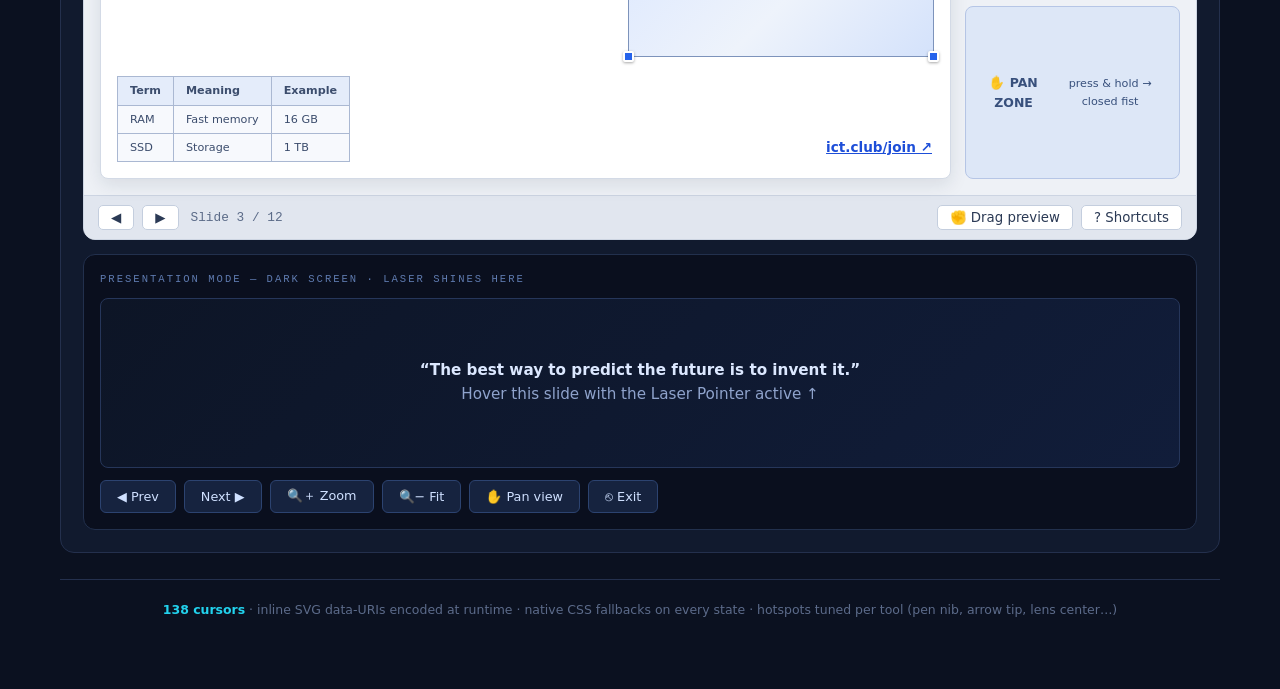
<file: concepts/ict_club_cursor.html>
<!DOCTYPE html>
<html lang="en">
<head>
<meta charset="UTF-8">
<meta name="viewport" content="width=device-width, initial-scale=1.0">
<title>ICT Club — Cursor Foundry</title>
<style>
  :root{
    --bg:#0b1120; --panel:#111a2e; --panel2:#16213a; --line:#24304d;
    --cyan:#22d3ee; --violet:#a78bfa; --txt:#e6edf7; --mut:#93a4c0;
    --mono:ui-monospace,'Cascadia Code','Fira Code',Consolas,monospace;
  }
  *{box-sizing:border-box;margin:0;padding:0}
  body{background:radial-gradient(1100px 500px at 70% -10%,#16224a,var(--bg));color:var(--txt);
    font-family:'Segoe UI',system-ui,Arial,sans-serif;padding:34px 20px 70px;line-height:1.55}
  .wrap{max-width:1160px;margin:0 auto}
  header{margin-bottom:28px}
  .kicker{font-family:var(--mono);font-size:.72rem;letter-spacing:4px;color:var(--cyan);text-transform:uppercase}
  header h1{font-size:2.4rem;margin:6px 0 2px;letter-spacing:.5px}
  header h1 span{color:var(--cyan)}
  header p{color:var(--mut);font-size:.95rem;max-width:760px}
  header .stat{font-family:var(--mono);font-size:.75rem;color:var(--violet);margin-top:8px}

  .card{background:var(--panel);border:1px solid var(--line);border-radius:14px;padding:22px;margin-bottom:26px}
  .card h2{font-size:1rem;letter-spacing:2px;text-transform:uppercase;color:var(--cyan);margin-bottom:3px;font-family:var(--mono)}
  .card .sub{color:var(--mut);font-size:.86rem;margin-bottom:16px}

  /* set chips */
  .chips{display:flex;flex-wrap:wrap;gap:10px}
  .chip{display:flex;align-items:center;gap:10px;background:var(--panel2);border:1px solid var(--line);
    color:var(--txt);padding:8px 16px 8px 9px;border-radius:12px;font-family:inherit;font-size:.9rem;cursor:pointer;transition:.16s;text-align:left}
  .chip img{width:34px;height:34px;border-radius:8px}
  .chip small{display:block;color:var(--mut);font-size:.68rem;font-weight:normal}
  .chip:hover{transform:translateY(-2px);border-color:var(--cyan)}
  .chip.active{border-color:var(--cyan);background:#12304a;box-shadow:0 0 0 1px var(--cyan)}

  /* form grid */
  .grid{display:grid;grid-template-columns:repeat(auto-fill,minmax(148px,1fr));gap:11px}
  .tile{background:var(--panel2);border:1px solid var(--line);border-radius:10px;padding:14px 10px 12px;
    text-align:center;transition:.15s}
  .tile:hover{border-color:var(--cyan);transform:translateY(-2px)}
  .tile img{width:44px;height:44px;display:block;margin:0 auto 8px}
  .tile .nm{font-size:.82rem;font-weight:bold}
  .tile .cp{font-size:.66rem;color:var(--mut);min-height:2.6em}
  .tile code{font-family:var(--mono);font-size:.6rem;color:var(--violet)}

  /* mock slide editor */
  .editor{background:#eef1f6;border:1px solid #cdd5e2;border-radius:12px;overflow:hidden;color:#22304a}
  .ebar{display:flex;gap:10px;align-items:center;padding:10px 14px;background:#e1e6ef;border-bottom:1px solid #ccd4e2;
    font-size:.84rem;flex-wrap:wrap}
  .ebar b{color:#17233b}
  .dots{color:#ff5f57;text-shadow:14px 0 #febc2e,28px 0 #28c840;letter-spacing:-1px;margin-right:22px}
  .tools{display:flex;gap:6px;flex-wrap:wrap;margin-left:auto}
  .tbtn{background:#fff;border:1px solid #c4cede;border-radius:6px;padding:5px 10px;font-size:.76rem;
    color:#2b3a55;font-family:inherit;transition:.13s}
  .tbtn:hover{border-color:#2563eb;color:#2563eb}
  .emain{display:grid;grid-template-columns:1fr 215px;gap:14px;padding:16px}
  .slide{background:#fff;border:1px solid #d3dae6;border-radius:8px;position:relative;min-height:330px;
    padding:16px;box-shadow:0 6px 18px rgba(23,35,59,.10)}
  .tbox{border:1px dashed transparent;border-radius:4px;padding:5px 7px}
  .tbox:hover{border-color:#9db2d8;background:#f4f8ff}
  .title{position:absolute;top:14px;left:16px;width:52%;font-size:1.35rem;font-weight:bold;color:#17233b}
  .bodytx{position:absolute;top:66px;left:16px;width:40%;font-size:.82rem;color:#43536f}
  .imgbox{position:absolute;top:56px;right:16px;width:36%;height:46%;border:1.5px solid #7d93bb;border-radius:6px;
    background:linear-gradient(135deg,#dbe7ff,#eef3fb 55%,#d4e2fb);display:flex;align-items:center;justify-content:center;
    color:#5b7098;font-size:.8rem;font-weight:bold;letter-spacing:1px}
  .hd{position:absolute;width:11px;height:11px;background:#2563eb;border:2px solid #fff;border-radius:2px;
    box-shadow:0 1px 3px rgba(0,0,0,.35)}
  .tl{top:-6px;left:-6px}.tr{top:-6px;right:-6px}.bl{bottom:-6px;left:-6px}.br{bottom:-6px;right:-6px}
  table{position:absolute;bottom:16px;left:16px;border-collapse:collapse;font-size:.7rem}
  td{border:1px solid #aab8d2;padding:5px 12px;color:#3c4d6d;background:#f7f9fd}
  tr:first-child td{background:#e4ecfa;font-weight:bold}
  .slink{position:absolute;bottom:20px;right:18px;color:#1d4ed8;font-size:.85rem;font-weight:bold}
  .eside{display:flex;flex-direction:column;gap:10px}
  .tray{border:2px dashed #d08383;background:#fdf0f0;color:#b04a4a;padding:20px 10px;text-align:center;
    border-radius:8px;font-size:.78rem;font-weight:bold}
  .busybtn{background:#fff;border:1px solid #c4cede;border-radius:7px;padding:11px;font-size:.8rem;color:#2b3a55;font-family:inherit}
  .pan{background:#dde7f7;border:1px solid #b6c6e6;border-radius:8px;padding:26px 10px;text-align:center;
    font-size:.78rem;color:#38507c;user-select:none;font-weight:bold;flex:1;display:flex;align-items:center;justify-content:center}
  .estatus{display:flex;gap:8px;align-items:center;padding:9px 14px;background:#e1e6ef;border-top:1px solid #ccd4e2;font-size:.8rem}
  .estatus button{background:#fff;border:1px solid #c4cede;border-radius:5px;padding:4px 12px;font-family:inherit;color:#2b3a55}
  .estatus .count{font-family:var(--mono);color:#5b6b88;margin-left:4px}
  .estatus .spr{flex:1}

  /* presentation panel */
  .pres{background:#0a0f1e;border:1px solid #22304d;border-radius:12px;padding:16px;margin-top:14px}
  .pres .plbl{font-family:var(--mono);font-size:.66rem;letter-spacing:2px;color:#5f7bb0;text-transform:uppercase;margin-bottom:10px}
  .pslide{background:linear-gradient(135deg,#0d1526,#111d3a);border:1px solid #26365a;border-radius:8px;
    min-height:170px;display:flex;align-items:center;justify-content:center;text-align:center;padding:22px;
    color:#8fa3cc;font-size:.95rem}
  .pslide b{color:#dce8ff}
  .pnav{display:flex;gap:8px;margin-top:12px;flex-wrap:wrap}
  .pnav button{background:#16233f;color:#cfe0ff;border:1px solid #2c4370;padding:7px 16px;border-radius:6px;
    font-size:.8rem;font-family:inherit}
  .pnav button:hover{border-color:var(--cyan)}

  footer{text-align:center;color:#5c6b8a;font-size:.78rem;border-top:1px solid var(--line);padding-top:20px;margin-top:8px}
  footer b{color:var(--cyan)}
  @media(max-width:820px){.emain{grid-template-columns:1fr}}
</style>
</head>
<body>
<div class="wrap">

  <header>
    <div class="kicker">ICT Club · Cursor Foundry</div>
    <h1>Slideshow <span>Cursor Lab</span></h1>
    <p>Six themed sets covering every cursor a slide editor needs — from the standard arrow to the laser pointer.
    Pick a set, scan all forms, then test-drive them inside the mock editor below.</p>
    <div class="stat" id="stat"></div>
  </header>

  <div class="card">
    <h2>01 · Pick a set</h2>
    <div class="sub">Each set re-skins all 23 cursor forms below.</div>
    <div class="chips" id="chips"></div>
  </div>

  <div class="card">
    <h2>02 · Every cursor form</h2>
    <div class="sub">The 15 slideshow essentials, plus 8 extras (marked ✚). Hover a tile to feel that cursor.</div>
    <div class="grid" id="preview"></div>
  </div>

  <div class="card">
    <h2>03 · Test drive — mock slide editor</h2>
    <div class="sub">Title &amp; body boxes → Text · image &amp; corner handles → Move/Resize · table → Cell · tray → Unavailable · pan box → Grab (hold to Grabbing).</div>

    <div class="editor" data-stage>
      <div class="ebar">
        <span class="dots">●●●</span><b>ICT Slides</b>&nbsp;— editor mock
        <div class="tools">
          <button class="tbtn" data-cursor="crosshair">⌖ Crop</button>
          <button class="tbtn" data-cursor="pen">✎ Pen</button>
          <button class="tbtn" data-cursor="highlighter">▬ Highlight</button>
          <button class="tbtn" data-cursor="eraser">◻ Eraser</button>
          <button class="tbtn" data-cursor="laser">● Laser</button>
          <button class="tbtn" data-cursor="eyedropper">💧 Pick color</button>
          <button class="tbtn" data-cursor="rotate">⟳ Rotate</button>
          <button class="tbtn" data-cursor="cell">▦ Table</button>
          <button class="tbtn" data-cursor="zoomOut">−</button>
          <button class="tbtn" data-cursor="zoomIn">＋</button>
          <button class="tbtn" data-cursor="help">? Help</button>
        </div>
      </div>

      <div class="emain">
        <div class="slide" data-cursor="default">
          <div class="tbox title" data-cursor="text">Click to edit title</div>
          <div class="tbox bodytx" data-cursor="text">Hover here to edit body copy. This text box uses the Text Select I-beam.</div>
          <div class="imgbox" data-cursor="move">IMAGE
            <i class="hd tl" data-cursor="nwse"></i><i class="hd tr" data-cursor="nesw"></i>
            <i class="hd bl" data-cursor="nesw"></i><i class="hd br" data-cursor="nwse"></i>
          </div>
          <table data-cursor="cell">
            <tr><td>Term</td><td>Meaning</td><td>Example</td></tr>
            <tr><td>RAM</td><td>Fast memory</td><td>16 GB</td></tr>
            <tr><td>SSD</td><td>Storage</td><td>1 TB</td></tr>
          </table>
          <a class="slink" href="#" data-cursor="pointer">ict.club/join ↗</a>
        </div>

        <div class="eside">
          <div class="tray" data-cursor="notAllowed">🚫 MEDIA TRAY<br>locked during presentation</div>
          <button class="busybtn" data-cursor="busy">⟳ Rendering video… please wait</button>
          <div class="pan" id="pan" data-cursor="grab">✋ PAN ZONE<br><span style="font-weight:normal;font-size:.7rem">press &amp; hold → closed fist</span></div>
        </div>
      </div>

      <div class="estatus">
        <button data-cursor="pointer">◀</button>
        <button data-cursor="pointer">▶</button>
        <span class="count">Slide 3 / 12</span>
        <span class="spr"></span>
        <button data-cursor="grabbing">✊ Drag preview</button>
        <button data-cursor="help">? Shortcuts</button>
      </div>
    </div>

    <div class="pres">
      <div class="plbl">Presentation mode — dark screen · laser shines here</div>
      <div class="pslide" data-cursor="laser"><span><b>“The best way to predict the future is to invent it.”</b><br>
        Hover this slide with the Laser Pointer active ↑</span></div>
      <div class="pnav">
        <button data-cursor="pointer">◀ Prev</button>
        <button data-cursor="pointer">Next ▶</button>
        <button data-cursor="zoomIn">🔍＋ Zoom</button>
        <button data-cursor="zoomOut">🔍− Fit</button>
        <button data-cursor="grab">✋ Pan view</button>
        <button data-cursor="default">⎋ Exit</button>
      </div>
    </div>
  </div>

  <footer><b>138 cursors</b> · inline SVG data-URIs encoded at runtime · native CSS fallbacks on every state · hotspots tuned per tool (pen nib, arrow tip, lens center…)</footer>
</div>

<script>
/* ============ STATE CATALOG (the 15 slideshow cursors + 8 extras) ============ */
const STATES=[
 {k:'default',   n:'Standard Select',   d:'Default arrow — click nav buttons',            hs:[6,3],  fb:'default'},
 {k:'pointer',   n:'Link Select',       d:'Pointing hand — hyperlinks & buttons',         hs:[14,3], fb:'pointer'},
 {k:'text',      n:'Text Select',       d:'I-beam — edit text in slide boxes',            hs:[16,16],fb:'text'},
 {k:'move',      n:'Move',              d:'Four-way arrow — reposition objects',          hs:[16,16],fb:'move'},
 {k:'crosshair', n:'Precision Select',  d:'Crosshair — draw & crop precisely',            hs:[16,16],fb:'crosshair'},
 {k:'nwse',      n:'Diagonal Resize ↘', d:'Angled double-arrow — NW/SE corners',          hs:[16,16],fb:'nwse-resize'},
 {k:'nesw',      n:'Diagonal Resize ↗', d:'Angled double-arrow — NE/SW corners',          hs:[16,16],fb:'nesw-resize'},
 {k:'ew',        n:'H-Resize ↔ ✚',      d:'Extra — stretch shapes sideways',              hs:[16,16],fb:'ew-resize'},
 {k:'ns',        n:'V-Resize ↕ ✚',      d:'Extra — stretch shapes vertically',            hs:[16,16],fb:'ns-resize'},
 {k:'busy',      n:'Busy',              d:'Spinning wheel — heavy media loading',         hs:[16,16],fb:'wait'},
 {k:'notAllowed',n:'Unavailable',       d:'Slashed circle — cannot drop or edit',         hs:[16,16],fb:'not-allowed'},
 {k:'grab',      n:'Grab',              d:'Open hand — pan zoomed slide areas',           hs:[16,19],fb:'grab'},
 {k:'grabbing',  n:'Grabbing',          d:'Closed fist — dragging across the slide',      hs:[16,17],fb:'grabbing'},
 {k:'cell',      n:'Cell',              d:'Thick plus — select table cells',              hs:[16,16],fb:'cell'},
 {k:'zoomIn',    n:'Zoom In',           d:'Magnifier ＋ — enlarge details',               hs:[13,13],fb:'zoom-in'},
 {k:'zoomOut',   n:'Zoom Out',          d:'Magnifier − — shrink the view',                hs:[13,13],fb:'zoom-out'},
 {k:'pen',       n:'Pen',               d:'Ink tool — annotate during the talk',          hs:[5,27], fb:'crosshair'},
 {k:'laser',     n:'Laser Pointer',     d:'Bright red dot — highlight key points',        hs:[16,16],fb:'default'},
 {k:'eraser',    n:'Eraser ✚',          d:'Extra — wipe annotations away',                hs:[10,22],fb:'crosshair'},
 {k:'highlighter',n:'Highlighter ✚',    d:'Extra — mark important lines',                 hs:[5,27], fb:'crosshair'},
 {k:'eyedropper',n:'Color Picker ✚',    d:'Extra — sample a color from the slide',        hs:[6,26], fb:'crosshair'},
 {k:'rotate',    n:'Rotate ✚',          d:'Extra — spin shapes & images',                 hs:[16,16],fb:'move'},
 {k:'help',      n:'Help ✚',            d:'Extra — shortcuts & guidance',                 hs:[16,16],fb:'help'}
];

/* ============ SIX THEMED SETS ============ */
const SETS=[
 {key:'circuit',name:'Circuit Board',tag:'PCB green · silicon core',join:'round',cap:'round',text:'ibeam',chipBg:'#04231b',
  pal:{ink:'#06301f',halo:'#ffffff',a:'#22c55e',b:'#0f7a43',acc:'#7cfcd0'},
  emblem:P=>`<g stroke="${P.a}" stroke-width="1.6" stroke-linecap="round"><line x1="13" y1="9.6" x2="13" y2="6.4"/><line x1="19" y1="9.6" x2="19" y2="6.4"/><line x1="13" y1="22.4" x2="13" y2="25.6"/><line x1="19" y1="22.4" x2="19" y2="25.6"/><line x1="9.6" y1="13" x2="6.4" y2="13"/><line x1="9.6" y1="19" x2="6.4" y2="19"/><line x1="22.4" y1="13" x2="25.6" y2="13"/><line x1="22.4" y1="19" x2="25.6" y2="19"/></g><rect x="9.6" y="9.6" width="12.8" height="12.8" rx="2" fill="${P.b}"/><rect x="13" y="13" width="6" height="6" rx="1" fill="${P.acc}"/>`},

 {key:'terminal',name:'Neon Terminal',tag:'Hacker console · block caret',join:'round',cap:'round',text:'block',chipBg:'#0b1220',
  pal:{ink:'#0b1220',halo:'#ffffff',a:'#111827',b:'#243252',acc:'#3ef08b'},
  emblem:P=>`<rect x="4.6" y="6" width="22.8" height="20" rx="3.4" fill="#0b1220" stroke="${P.acc}" stroke-width="1.6"/><path d="M9.6 12 l4.6 4.2 -4.6 4.2" fill="none" stroke="${P.acc}" stroke-width="2.5" stroke-linecap="round" stroke-linejoin="round"/><line x1="16.6" y1="20.4" x2="22.6" y2="20.4" stroke="${P.acc}" stroke-width="2.5" stroke-linecap="round"/>`},

 {key:'pixel',name:'Pixel Arcade',tag:'8-bit blocky · hard joints',join:'miter',cap:'square',text:'ibeam',chipBg:'#171a2b',
  pal:{ink:'#16182d',halo:'#ffffff',a:'#ffd23f',b:'#3b82f6',acc:'#ff4d8d'},
  emblem:P=>`<rect x="4.6" y="11" width="22.8" height="12.4" rx="6.2" fill="${P.a}" stroke="${P.ink}" stroke-width="1.6"/><path d="M10.8 14.2 h2.2 v2 h2 v2.2 h-2 v2 h-2.2 v-2 h-2 v-2.2 h2 z" fill="${P.ink}"/><circle cx="20.6" cy="19.6" r="1.6" fill="${P.ink}"/><circle cx="23.6" cy="16.4" r="1.6" fill="#ffffff"/>`},

 {key:'robo',name:'Robo Buddy',tag:'Friendly bot · steel & orange',join:'round',cap:'round',text:'ibeam',chipBg:'#1f2937',
  pal:{ink:'#1e293b',halo:'#ffffff',a:'#f97316',b:'#64748b',acc:'#38bdf8'},
  emblem:P=>`<line x1="16" y1="4.4" x2="16" y2="7.8" stroke="${P.b}" stroke-width="1.8"/><circle cx="16" cy="4" r="1.8" fill="${P.acc}"/><rect x="7.8" y="7.8" width="16.4" height="13.4" rx="3.6" fill="${P.b}" stroke="${P.ink}" stroke-width="1.5"/><circle cx="12.5" cy="13.6" r="2.1" fill="#fff"/><circle cx="19.5" cy="13.6" r="2.1" fill="#fff"/><circle cx="12.5" cy="13.6" r=".9" fill="${P.ink}"/><circle cx="19.5" cy="13.6" r=".9" fill="${P.ink}"/><path d="M12.6 17.8 h6.8" stroke="#fff" stroke-width="1.7" stroke-linecap="round"/><rect x="12.8" y="21.4" width="6.4" height="3.4" rx="1.4" fill="${P.a}"/>`},

 {key:'binary',name:'Binary Blue',tag:'Clean code · pro blue',join:'round',cap:'round',text:'ibeam',chipBg:'#0b1b3a',
  pal:{ink:'#0b1b3a',halo:'#ffffff',a:'#2563eb',b:'#1e40af',acc:'#06b6d4'},
  emblem:P=>`<path d="M11.2 10.4 L5.6 16 l5.6 5.6" fill="none" stroke="${P.a}" stroke-width="2.7" stroke-linecap="round" stroke-linejoin="round"/><path d="M20.8 10.4 L26.4 16 l-5.6 5.6" fill="none" stroke="${P.a}" stroke-width="2.7" stroke-linecap="round" stroke-linejoin="round"/><line x1="17.9" y1="8.4" x2="14.1" y2="23.6" stroke="${P.acc}" stroke-width="2.5" stroke-linecap="round"/>`},

 {key:'synth',name:'Synthwave',tag:'Retro sunset · neon violet',join:'round',cap:'round',text:'ibeam',chipBg:'#1e1038',
  pal:{ink:'#2e1065',halo:'#ffffff',a:'#e879f9',b:'#7c3aed',acc:'#22d3ee'},
  emblem:P=>`<circle cx="16" cy="13.4" r="8.2" fill="${P.a}"/><g stroke="#2e1065" stroke-width="1.7"><line x1="8" y1="14.6" x2="24" y2="14.6"/><line x1="8.6" y1="17.4" x2="23.4" y2="17.4"/><line x1="9.9" y1="20.1" x2="22.1" y2="20.1"/></g><path d="M5 25 h22 M8.4 27.6 h15.2" stroke="${P.acc}" stroke-width="1.6" stroke-linecap="round"/>`}
];

/* ============ CURSOR GEOMETRY ============ */
const ARROW=`M6 3 L6 24.6 L11.4 19.9 L14.7 27.6 L18.4 26 L15.1 18.5 L22.2 18.3 Z`;
const HAND=`<rect x="11.7" y="2.6" width="4.5" height="14.5" rx="2.25"/><rect x="16" y="10.4" width="4.3" height="8" rx="2.15"/><rect x="20" y="11.2" width="4.3" height="8" rx="2.15"/><path d="M10.6 16.5 L6.3 13.4 a2.3 2.3 0 0 0 -2.9 3.4 l4.7 4.6 Z"/><rect x="8.6" y="12.8" width="15.9" height="13.6" rx="5.6"/>`;
const IBEAM=`M11.8 4.2 C14.6 5.4 17.4 5.4 20.2 4.2 L20.2 7.3 C18.3 6.8 17.4 7 17.4 8.6 L17.4 23.4 C17.4 25 18.3 25.2 20.2 24.7 L20.2 27.8 C17.4 26.6 14.6 26.6 11.8 27.8 L11.8 24.7 C13.7 25.2 14.6 25 14.6 23.4 L14.6 8.6 C14.6 7 13.7 6.8 11.8 7.3 Z`;
const MOVE=`M16 3 L20 7.6 L17.5 7.6 L17.5 14.5 L24.4 14.5 L24.4 12 L29 16 L24.4 20 L24.4 17.5 L17.5 17.5 L17.5 24.4 L20 24.4 L16 29 L12 24.4 L14.5 24.4 L14.5 17.5 L7.6 17.5 L7.6 20 L3 16 L7.6 12 L7.6 14.5 L14.5 14.5 L14.5 7.6 L12 7.6 Z`;
const GRAB=`<rect x="8.7" y="5.2" width="3.5" height="12.5" rx="1.75"/><rect x="12.7" y="3" width="3.5" height="14.5" rx="1.75"/><rect x="16.7" y="4" width="3.5" height="13.5" rx="1.75"/><rect x="20.6" y="6.4" width="3.3" height="11.5" rx="1.65"/><rect x="3.6" y="11.4" width="3.5" height="10.5" rx="1.75" transform="rotate(-38 5.35 16.65)"/><rect x="8" y="13.8" width="16.8" height="12.8" rx="5.8"/>`;
const GRABB=`<circle cx="10.7" cy="11.6" r="2.6"/><circle cx="15" cy="10.3" r="2.7"/><circle cx="19.3" cy="10.5" r="2.7"/><circle cx="23.2" cy="12.1" r="2.5"/><rect x="7.4" y="11.4" width="17.8" height="13.8" rx="5.6"/><rect x="8.6" y="17.2" width="10.8" height="5" rx="2.5"/>`;
const CELL=`M13.3 3.6 h5.4 v9.7 h9.7 v5.4 h-9.7 v9.7 h-5.4 v-9.7 H3.6 v-5.4 h9.7 Z`;
const PENSH=`<path d="M4.6 27.4 L7 21.3 L10.7 25 Z"/><path d="M7 21.3 L16.9 11.4 L20.6 15.1 L10.7 25 Z"/><path d="M16.9 11.4 L18.9 9.4 L22.6 13.1 L20.6 15.1 Z"/>`;
const HLSH=`<path d="M5.4 26.6 L8.6 20.5 L11.8 23.7 Z"/><path d="M8.6 20.5 L17.8 11.3 L21.6 15.1 L11.8 23.7 Z"/><path d="M17.8 11.3 L19.9 9.2 L23.7 13 L21.6 15.1 Z"/>`;
const EYESH=`<circle cx="23.4" cy="8.6" r="3.7"/><path d="M19.9 8.9 L23.1 12.1 L13.2 22 L10 18.8 Z"/><path d="M10 18.8 L13.2 22 L6.2 25.8 Z"/>`;

function buildSet(S){
  const P=S.pal,j=S.join,cp=S.cap;
  const wrap=i=>`<svg xmlns="http://www.w3.org/2000/svg" width="32" height="32" viewBox="0 0 32 32">${i}</svg>`;
  /* silhouette: white halo -> dark outline -> color fill (max contrast on any slide) */
  const sil=(sh,fill)=>`<g fill="${P.halo}" stroke="${P.halo}" stroke-width="4.6" stroke-linejoin="${j}" stroke-linecap="${cp}">${sh}</g><g fill="${P.ink}" stroke="${P.ink}" stroke-width="2.2" stroke-linejoin="${j}" stroke-linecap="${cp}">${sh}</g><g fill="${fill}" stroke="none">${sh}</g>`;
  const silc=(sh,colored)=>`<g fill="${P.halo}" stroke="${P.halo}" stroke-width="4.6" stroke-linejoin="${j}" stroke-linecap="${cp}">${sh}</g><g fill="${P.ink}" stroke="${P.ink}" stroke-width="2.2" stroke-linejoin="${j}" stroke-linecap="${cp}">${sh}</g>${colored}`;
  const XC=`<line x1="16" y1="3.4" x2="16" y2="28.6"/><line x1="3.4" y1="16" x2="28.6" y2="16"/><circle cx="16" cy="16" r="8.4"/>`;
  const mag=sign=>wrap(`<g stroke="${P.halo}" stroke-width="5" fill="none" stroke-linecap="${cp}"><circle cx="13.4" cy="13.4" r="7.9"/><line x1="19.7" y1="19.7" x2="27.4" y2="27.4"/></g><circle cx="13.4" cy="13.4" r="7.9" fill="#ffffff" fill-opacity="0.92" stroke="${P.ink}" stroke-width="2.2"/><line x1="19.9" y1="19.9" x2="27.2" y2="27.2" stroke="${P.ink}" stroke-width="4.6" stroke-linecap="${cp}"/><line x1="20.2" y1="20.2" x2="26.9" y2="26.9" stroke="${P.b}" stroke-width="2.4" stroke-linecap="${cp}"/>${sign}`);

  return {
    default: wrap(sil(`<path d="${ARROW}"/>`,P.a)+`<circle cx="9.8" cy="9.8" r="1.7" fill="${P.acc}"/>`),
    pointer: wrap(silc(HAND,`<g fill="${P.a}">${HAND}</g>`)+`<path d="M16.2 13.2 v4.6 M20.2 13.6 v4.2" stroke="${P.ink}" stroke-width="1.15" stroke-linecap="round" fill="none"/>`),
    text: S.text==='block'
      ? wrap(`<rect x="10.8" y="7.2" width="10.4" height="17.6" rx="1.6" fill="${P.halo}" stroke="${P.halo}" stroke-width="4"/><rect x="10.8" y="7.2" width="10.4" height="17.6" rx="1.6" fill="${P.acc}" stroke="${P.ink}" stroke-width="1.8"/>`)
      : wrap(sil(`<path d="${IBEAM}"/>`,P.a)),
    move: wrap(sil(`<path d="${MOVE}"/>`,P.a)+`<circle cx="16" cy="16" r="1.6" fill="${P.b}"/>`),
    crosshair: wrap(`<g stroke="${P.halo}" stroke-width="4.6" fill="none" stroke-linecap="${cp}">${XC}</g><g stroke="${P.a}" stroke-width="2" fill="none" stroke-linecap="${cp}">${XC}</g><circle cx="16" cy="16" r="1.9" fill="${P.acc}" stroke="${P.ink}" stroke-width="0.8"/>`),
    nwse: wrap(sil(`<path d="M3.4 3.4 L12.4 3.4 L3.4 12.4 Z"/><rect x="13.9" y="7.6" width="4.2" height="16.8" rx="2.1" transform="rotate(45 16 16)"/><path d="M28.6 28.6 L19.6 28.6 L28.6 19.6 Z"/>`,P.a)),
    nesw: wrap(sil(`<path d="M28.6 3.4 L28.6 12.4 L19.6 3.4 Z"/><rect x="13.9" y="7.6" width="4.2" height="16.8" rx="2.1" transform="rotate(-45 16 16)"/><path d="M3.4 28.6 L3.4 19.6 L12.4 28.6 Z"/>`,P.a)),
    ew: wrap(sil(`<path d="M3.2 16 L10.6 10.9 L10.6 21.1 Z"/><rect x="10" y="13.9" width="12" height="4.2" rx="2.1"/><path d="M28.8 16 L21.4 21.1 L21.4 10.9 Z"/>`,P.a)),
    ns: wrap(sil(`<path d="M16 3.2 L21.1 10.6 L10.9 10.6 Z"/><rect x="13.9" y="10" width="4.2" height="12" rx="2.1"/><path d="M16 28.8 L10.9 21.4 L21.1 21.4 Z"/>`,P.a)),
    busy: wrap(`<circle cx="16" cy="16" r="11.4" fill="none" stroke="${P.halo}" stroke-width="4.2"/><circle cx="16" cy="16" r="11.4" fill="none" stroke="${P.b}" stroke-width="3.2" opacity="0.32"/><path d="M16 4.6 A11.4 11.4 0 0 1 27.4 16" fill="none" stroke="${P.a}" stroke-width="3.2" stroke-linecap="${cp}"/><circle cx="16" cy="16" r="5.9" fill="${P.halo}" stroke="${P.ink}" stroke-width="1.3"/><g transform="translate(16,16) scale(0.34) translate(-16,-16)">${S.emblem(P)}</g>`),
    notAllowed: wrap(`<circle cx="16" cy="16" r="11.2" fill="${P.halo}" stroke="${P.halo}" stroke-width="4.4"/><circle cx="16" cy="16" r="11.2" fill="#ffffff" stroke="#e11d30" stroke-width="3"/><line x1="8.9" y1="8.9" x2="23.1" y2="23.1" stroke="#ffffff" stroke-width="5"/><line x1="8.9" y1="8.9" x2="23.1" y2="23.1" stroke="#e11d30" stroke-width="2.8"/>`),
    grab: wrap(sil(GRAB,P.a)),
    grabbing: wrap(silc(GRABB,`<g fill="${P.a}">${GRABB}</g>`)+`<path d="M12.9 12.6 v2.6 M17.2 11.9 v2.6 M21.4 12.4 v2.4" stroke="${P.ink}" stroke-width="1.1" stroke-linecap="round" fill="none"/>`),
    cell: wrap(sil(`<path d="${CELL}"/>`,P.a)+`<circle cx="16" cy="16" r="1.5" fill="${P.b}"/>`),
    zoomIn: mag(`<path d="M13.4 9.9 v7 M9.9 13.4 h7" stroke="${P.a}" stroke-width="2.5" stroke-linecap="${cp}" fill="none"/>`),
    zoomOut: mag(`<path d="M9.9 13.4 h7" stroke="${P.a}" stroke-width="2.5" stroke-linecap="${cp}" fill="none"/>`),
    pen: wrap(silc(PENSH,`<path d="M4.6 27.4 L7 21.3 L10.7 25 Z" fill="${P.ink}"/><path d="M7 21.3 L16.9 11.4 L20.6 15.1 L10.7 25 Z" fill="${P.a}"/><path d="M16.9 11.4 L18.9 9.4 L22.6 13.1 L20.6 15.1 Z" fill="${P.b}"/>`)+`<path d="M7 21.3 L10.7 25" stroke="${P.halo}" stroke-width="0.9"/><circle cx="5.6" cy="26.4" r="0.95" fill="${P.acc}"/>`),
    laser: wrap(`<circle cx="16" cy="16" r="10.4" fill="#ff2137" opacity="0.15"/><circle cx="16" cy="16" r="6.9" fill="#ff2137" opacity="0.32"/><circle cx="16" cy="16" r="3.8" fill="#ff2137" stroke="#ffffff" stroke-width="1.5"/><circle cx="14.8" cy="14.8" r="1.1" fill="#ffd9de"/>`),
    eraser: wrap(silc(`<g transform="rotate(-45 16 16)"><rect x="6.8" y="11.6" width="18.4" height="10" rx="2.8"/></g>`,
      `<g transform="rotate(-45 16 16)"><rect x="6.8" y="11.6" width="18.4" height="10" rx="2.8" fill="${P.a}"/><rect x="18.6" y="11.6" width="6.6" height="10" rx="1.6" fill="${P.b}"/><line x1="18.6" y1="12.2" x2="18.6" y2="21" stroke="${P.ink}" stroke-width="1"/></g>`)),
    highlighter: wrap(`<line x1="4.6" y1="27.4" x2="13.8" y2="18.2" stroke="#fde047" stroke-width="6.4" opacity="0.55" stroke-linecap="round"/>`+silc(HLSH,
      `<path d="M5.4 26.6 L8.6 20.5 L11.8 23.7 Z" fill="${P.b}"/><path d="M8.6 20.5 L17.8 11.3 L21.6 15.1 L11.8 23.7 Z" fill="${P.a}"/><path d="M17.8 11.3 L19.9 9.2 L23.7 13 L21.6 15.1 Z" fill="${P.ink}"/>`)),
    eyedropper: wrap(silc(EYESH,`<circle cx="23.4" cy="8.6" r="3.7" fill="${P.b}"/><path d="M19.9 8.9 L23.1 12.1 L13.2 22 L10 18.8 Z" fill="${P.a}"/><path d="M10 18.8 L13.2 22 L6.2 25.8 Z" fill="${P.ink}"/>`)+`<circle cx="6.6" cy="25.4" r="1.5" fill="${P.acc}"/>`),
    rotate: wrap(`<circle cx="16" cy="16" r="10" fill="none" stroke="${P.halo}" stroke-width="5" stroke-dasharray="44 18.8" transform="rotate(-30 16 16)"/><circle cx="16" cy="16" r="10" fill="none" stroke="${P.a}" stroke-width="2.6" stroke-dasharray="44 18.8" transform="rotate(-30 16 16)" stroke-linecap="${cp}"/><path d="M18.4 2.9 L25.6 5.9 L19 9.3 Z" fill="${P.halo}" stroke="${P.halo}" stroke-width="3.4" stroke-linejoin="${j}"/><path d="M18.4 2.9 L25.6 5.9 L19 9.3 Z" fill="${P.a}" stroke="${P.ink}" stroke-width="1.3" stroke-linejoin="${j}"/><circle cx="16" cy="16" r="1.8" fill="${P.b}"/>`),
    help: wrap(`<circle cx="16" cy="16" r="11.8" fill="${P.halo}" stroke="${P.halo}" stroke-width="4.2"/><circle cx="16" cy="16" r="11.8" fill="${P.b}" stroke="${P.ink}" stroke-width="2"/><text x="16" y="21.8" font-size="16" font-weight="bold" text-anchor="middle" fill="${P.halo}" font-family="Arial,Helvetica,sans-serif">?</text>`)
  };
}

/* ============ WIRING ============ */
const dataURI=svg=>'data:image/svg+xml,'+encodeURIComponent(svg);
let CUR={};   // state -> css cursor value for active set

const chipsEl=document.getElementById('chips');
const prevEl=document.getElementById('preview');
const panEl=document.getElementById('pan');
document.getElementById('stat').textContent=
  `${SETS.length} sets × ${STATES.length} forms = ${SETS.length*STATES.length} cursors // all encoded as inline SVG`;

SETS.forEach(s=>{
  const b=document.createElement('button');
  b.className='chip';b.type='button';b.dataset.key=s.key;
  b.innerHTML=`<img alt=""><span><b>${s.name}</b><small>${s.tag}</small></span>`;
  b.querySelector('img').src=dataURI(`<svg xmlns="http://www.w3.org/2000/svg" width="32" height="32" viewBox="0 0 32 32"><rect width="32" height="32" rx="7" fill="${s.chipBg}"/>${s.emblem(s.pal)}</svg>`);
  b.addEventListener('click',()=>applySet(s.key));
  chipsEl.appendChild(b);
});

STATES.forEach(st=>{
  const t=document.createElement('div');
  t.className='tile';t.dataset.tile=st.k;
  t.innerHTML=`<img alt=""><div class="nm">${st.n}</div><div class="cp">${st.d}</div><code>fallback: ${st.fb}</code>`;
  prevEl.appendChild(t);
});

function applySet(key){
  const S=SETS.find(s=>s.key===key);
  const shapes=buildSet(S);
  CUR={};
  STATES.forEach(st=>{
    const [hx,hy]=st.hs;
    CUR[st.k]=`url("${dataURI(shapes[st.k])}") ${hx} ${hy}, ${st.fb}`;
  });
  chipsEl.querySelectorAll('.chip').forEach(c=>c.classList.toggle('active',c.dataset.key===key));
  STATES.forEach(st=>{
    const tile=prevEl.querySelector(`[data-tile="${st.k}"]`);
    tile.querySelector('img').src=dataURI(shapes[st.k]);
    tile.style.cursor=CUR[st.k];               // tiles preview their own cursor
  });
  document.querySelectorAll('[data-cursor]').forEach(el=>el.style.cursor=CUR[el.dataset.cursor]);
  document.querySelectorAll('[data-stage]').forEach(el=>el.style.cursor=CUR.default);
}

/* grab -> grabbing while held */
panEl.addEventListener('mousedown',()=>{panEl.style.cursor=CUR.grabbing;});
['mouseup','mouseleave'].forEach(ev=>panEl.addEventListener(ev,()=>{panEl.style.cursor=CUR.grab;}));
window.addEventListener('mouseup',()=>{panEl.style.cursor=CUR.grab;});

applySet('circuit');
</script>
</body>
</html>
</file>
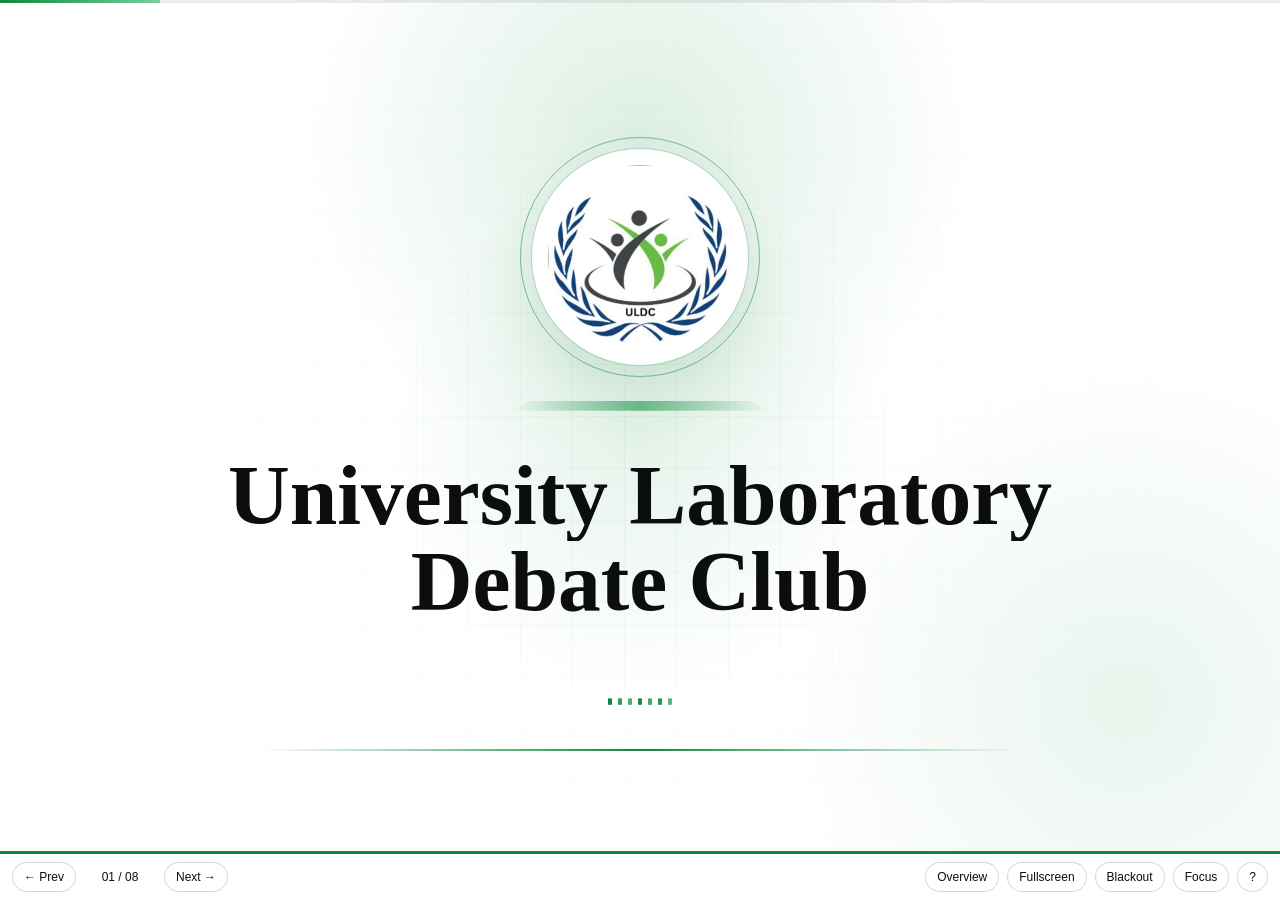
<file: slide_final/debate_club_slide.html>
<!DOCTYPE html>
<html lang="en">
<head>
  <meta charset="UTF-8" />
  <meta name="viewport" content="width=device-width, initial-scale=1.0" />
  <title>University Laboratory Debate Club</title>

  <!-- Fonts -->
  <link rel="preconnect" href="https://fonts.cdnfonts.com" crossorigin>
  <link href="https://fonts.cdnfonts.com/css/fathers" rel="stylesheet">
  <link href="https://fonts.cdnfonts.com/css/amoera" rel="stylesheet">
  <link href="https://fonts.cdnfonts.com/css/varuna" rel="stylesheet">
  <link href="https://fonts.cdnfonts.com/css/libre-baskerville" rel="stylesheet">

  <style>
    :root {
      --white: #ffffff;
      --paper: #f8fbf8;
      --paper-2: #eef5ef;
      --green: #0b8a3c;
      --green-strong: #076b2d;
      --green-deep: #053b1d;
      --green-soft: rgba(11, 138, 60, 0.12);
      --black: #0b0d0f;
      --gray: #58616a;
      --line: rgba(4, 6, 8, 0.12);

      --font-display: 'Fathers', 'Libre Baskerville', serif;
      --font-heading: 'Amoera', 'Varuna', Arial, sans-serif;
      --font-body: 'Varuna', 'Amoera', Arial, sans-serif;
      --font-serif: 'Libre Baskerville', Georgia, serif;
    }

    *,
    *::before,
    *::after {
      box-sizing: border-box;
      scrollbar-width: none;
      -ms-overflow-style: none;
    }

    *::-webkit-scrollbar {
      display: none;
    }

    html,
    body {
      height: 100%;
      overflow: hidden;
    }

    body {
      margin: 0;
      background: var(--white);
      color: var(--black);
      font-family: var(--font-body);
      -webkit-font-smoothing: antialiased;
    }

    ::selection {
      background: var(--green);
      color: #fff;
    }

    button {
      font-family: var(--font-heading);
    }

    .ui {
      transition: opacity 0.25s ease, transform 0.25s ease;
    }

    body.ui-hidden .ui,
    body.focus-mode .ui {
      opacity: 0;
      pointer-events: none;
      transform: translateY(10px);
    }

    .progress {
      position: fixed;
      top: 0;
      left: 0;
      right: 0;
      height: 3px;
      z-index: 45;
      background: rgba(0, 0, 0, 0.08);
    }

    #progressBar {
      width: 0%;
      height: 100%;
      background: linear-gradient(90deg, var(--green), #79d09b);
    }

    .deck {
      position: fixed;
      inset: 0;
      background: var(--white);
    }

    .slide {
      position: absolute;
      inset: 0;
      overflow: hidden;
      opacity: 0;
      visibility: hidden;
      background:
        radial-gradient(circle at top right, rgba(11, 138, 60, 0.055), transparent 24%),
        var(--white);
    }

    .slide.active {
      visibility: visible;
      z-index: 2;
    }

    .frame {
      position: relative;
      width: min(1560px, 94vw);
      height: 100vh;
      height: 100dvh;
      margin: 0 auto;
      display: grid;
      grid-template-rows: auto minmax(0, 1fr) auto;
      padding: clamp(18px, 3vh, 36px) 0 clamp(14px, 2.4vh, 26px);
    }

    .ghost {
      position: absolute;
      top: 50%;
      right: -2vw;
      transform: translateY(-50%);
      z-index: 0;
      font-family: var(--font-heading);
      font-size: min(42vw, 58vh);
      line-height: 1;
      color: rgba(11, 138, 60, 0.055);
      pointer-events: none;
      user-select: none;
    }

    .slide-top {
      position: relative;
      z-index: 1;
      display: flex;
      align-items: flex-end;
      justify-content: space-between;
      gap: 20px;
      padding-bottom: clamp(10px, 1.6vh, 16px);
      border-bottom: 2px solid var(--black);
    }

    .section-label {
      display: flex;
      align-items: center;
      gap: 10px;
      font-family: var(--font-heading);
      text-transform: uppercase;
      letter-spacing: 0.22em;
      font-size: min(1.5vh, 13px);
      color: var(--black);
    }

    .green-dot {
      width: 7px;
      height: 7px;
      border-radius: 50%;
      background: var(--green);
      flex: 0 0 auto;
    }

    .slide-count {
      font-family: var(--font-heading);
      color: var(--gray);
      font-size: min(1.6vh, 13px);
      letter-spacing: 0.12em;
    }

    .slide-body {
      position: relative;
      z-index: 1;
      min-height: 0;
      display: grid;
      align-content: center;
      gap: clamp(14px, 2.8vh, 30px);
      padding: clamp(12px, 3vh, 28px) 0;
    }

    .heading {
      margin: 0;
      max-width: 20ch;
      font-family: var(--font-heading);
      font-size: min(5.2vw, 6.5vh, 4.3rem);
      line-height: 1;
      color: var(--black);
      text-wrap: balance;
    }

    .lede {
      margin: 0;
      max-width: 72ch;
      font-family: var(--font-body);
      color: var(--gray);
      line-height: 1.5;
      font-size: min(1.9vw, 2.5vh, 1.18rem);
    }

    .rule {
      width: min(220px, 24vw);
      height: 2px;
      background: var(--green);
      transform-origin: left center;
    }

    .anim-line {
      transform: scaleX(0);
    }

    .rows {
      display: grid;
      gap: clamp(8px, 1.7vh, 18px);
      min-height: 0;
    }

    .row {
      display: grid;
      grid-template-columns: clamp(64px, 7vw, 110px) minmax(0, 0.85fr) minmax(0, 1.35fr);
      gap: clamp(14px, 2.4vw, 36px);
      align-items: start;
      padding: clamp(9px, 1.7vh, 16px) 0;
      border-top: 1px solid var(--line);
    }

    .row:last-child {
      border-bottom: 1px solid var(--line);
    }

    .row-num {
      font-family: var(--font-heading);
      color: var(--green);
      font-size: min(2.4vh, 22px);
      letter-spacing: 0.08em;
    }

    .row h3 {
      margin: 0;
      font-family: var(--font-heading);
      font-size: min(2.7vh, 1.65rem);
      line-height: 1.15;
      color: var(--black);
    }

    .row p {
      margin: 0;
      color: var(--gray);
      font-family: var(--font-body);
      line-height: 1.5;
      font-size: min(2.1vh, 1.08rem);
    }

    .statement {
      margin: 0;
      max-width: 22ch;
      font-family: var(--font-serif);
      font-size: min(4.8vw, 5.8vh, 3.4rem);
      line-height: 1.2;
      color: var(--black);
      text-wrap: balance;
    }

    .statement.small {
      max-width: 34ch;
      font-size: min(3vw, 4vh, 2rem);
      line-height: 1.35;
    }

    .inline-values {
      display: flex;
      flex-wrap: wrap;
      gap: clamp(8px, 1.6vw, 16px);
      font-family: var(--font-heading);
      color: var(--black);
      font-size: min(2.2vh, 1rem);
      letter-spacing: 0.04em;
    }

    .inline-values span:not(:last-child)::after {
      content: "/";
      color: var(--green);
      margin-left: clamp(8px, 1.6vw, 16px);
    }

    .slide-foot {
      position: relative;
      z-index: 1;
      display: flex;
      align-items: center;
      justify-content: space-between;
      gap: 16px;
      padding-top: clamp(8px, 1.4vh, 12px);
      border-top: 1px solid rgba(0, 0, 0, 0.12);
      font-family: var(--font-heading);
      text-transform: uppercase;
      letter-spacing: 0.14em;
      color: var(--gray);
      font-size: min(1.4vh, 10.5px);
    }

    /* Title */
    .slide.title {
      background:
        radial-gradient(circle at 50% 16%, rgba(11, 138, 60, 0.14), transparent 34%),
        radial-gradient(circle at 88% 78%, rgba(11, 138, 60, 0.09), transparent 26%),
        var(--white);
    }

    .slide.title::before {
      content: "";
      position: absolute;
      inset: 0;
      background-image:
        linear-gradient(rgba(11, 138, 60, 0.05) 1px, transparent 1px),
        linear-gradient(90deg, rgba(11, 138, 60, 0.05) 1px, transparent 1px);
      background-size: 52px 52px;
      -webkit-mask-image: radial-gradient(circle at center, black 0%, transparent 75%);
      mask-image: radial-gradient(circle at center, black 0%, transparent 75%);
      pointer-events: none;
    }

    .slide.title::after {
      content: "";
      position: absolute;
      left: 50%;
      top: 50%;
      width: min(60vw, 62vh);
      aspect-ratio: 1 / 1;
      transform: translate(-50%, -52%);
      border-radius: 50%;
      background: radial-gradient(circle, rgba(11, 138, 60, 0.10), transparent 65%);
      pointer-events: none;
    }

    .slide.title .frame {
      grid-template-rows: 1fr;
      place-items: center;
      padding: 0;
    }

    .title-stage {
      position: relative;
      z-index: 1;
      display: grid;
      justify-items: center;
      gap: clamp(20px, 5vh, 44px);
      text-align: center;
      width: min(92vw, 1200px);
    }

    .logo-mark {
      position: relative;
      width: min(24vh, 22vw, 240px);
      aspect-ratio: 1 / 1;
      display: grid;
      place-items: center;
      padding: 16px;
      border-radius: 50%;
      background: #fff;
      box-shadow:
        0 24px 60px rgba(7, 107, 45, 0.12),
        0 0 0 1px rgba(11, 138, 60, 0.22);
    }

    .logo-mark img {
      position: relative;
      z-index: 2;
      width: 100%;
      height: 100%;
      object-fit: contain;
      border-radius: 50%;
    }

    .logo-ring,
    .logo-pulse {
      position: absolute;
      inset: -12px;
      border-radius: 50%;
      pointer-events: none;
    }

    .logo-ring {
      border: 1px solid rgba(11, 138, 60, 0.35);
      opacity: 0.8;
    }

    .logo-pulse {
      border: 1px solid rgba(11, 138, 60, 0.28);
      animation: logoPulse 2.8s ease-out infinite;
    }

    @keyframes logoPulse {
      0% {
        transform: scale(0.96);
        opacity: 0.6;
      }
      70% {
        transform: scale(1.12);
        opacity: 0;
      }
      100% {
        transform: scale(1.12);
        opacity: 0;
      }
    }

    .logo-base {
      width: min(34vw, 260px);
      height: 10px;
      margin-top: -8px;
      background: linear-gradient(90deg, transparent, rgba(11, 138, 60, 0.55), transparent);
      clip-path: polygon(8% 0, 92% 0, 100% 100%, 0 100%);
      opacity: 0.45;
    }

    .club-name {
      margin: 0;
      font-family: var(--font-display);
      font-size: min(8vw, 9.5vh, 6.8rem);
      line-height: 0.95;
      color: var(--black);
      text-wrap: balance;
    }

    .club-name .line {
      display: block;
      overflow: hidden;
      padding-bottom: 0.06em;
    }

    .club-name .line > span {
      display: block;
    }

    .wave {
      display: flex;
      align-items: flex-end;
      gap: 6px;
      height: 34px;
    }

    .wave i {
      width: 4px;
      height: 100%;
      border-radius: 999px;
      background: var(--green);
      transform-origin: bottom center;
      transform: scaleY(0.2);
      animation: wave 1.6s ease-in-out infinite;
    }

    .wave i:nth-child(2) { animation-delay: 0.12s; opacity: 0.85; }
    .wave i:nth-child(3) { animation-delay: 0.24s; opacity: 0.7; }
    .wave i:nth-child(4) { animation-delay: 0.36s; opacity: 0.95; }
    .wave i:nth-child(5) { animation-delay: 0.48s; opacity: 0.75; }
    .wave i:nth-child(6) { animation-delay: 0.6s; opacity: 0.88; }
    .wave i:nth-child(7) { animation-delay: 0.72s; opacity: 0.65; }

    @keyframes wave {
      0%, 100% {
        transform: scaleY(0.18);
      }
      50% {
        transform: scaleY(0.9);
      }
    }

    .stage-line {
      width: min(68vw, 760px);
      height: 2px;
      background: linear-gradient(90deg, transparent, var(--green), transparent);
      transform-origin: center center;
    }

    /* Ending */
    .slide.end {
      background:
        radial-gradient(circle at 18% 20%, rgba(255, 255, 255, 0.18), transparent 30%),
        radial-gradient(circle at 82% 78%, rgba(255, 255, 255, 0.12), transparent 24%),
        linear-gradient(135deg, #0a7433, var(--green) 55%, var(--green-deep));
      color: #fff;
    }

    .slide.end .frame {
      grid-template-rows: 1fr;
      place-items: center;
      padding: 0;
    }

    .end-stage {
      position: relative;
      z-index: 1;
      display: grid;
      justify-items: center;
      gap: clamp(22px, 4.5vh, 42px);
      text-align: center;
      width: min(92vw, 1000px);
    }

    .end-title {
      margin: 0;
      font-family: var(--font-display);
      font-size: min(7vw, 8.8vh, 6rem);
      line-height: 1;
      color: #fff;
      text-wrap: balance;
    }

    .end-sub {
      margin: 0;
      font-family: var(--font-heading);
      text-transform: uppercase;
      letter-spacing: 0.2em;
      font-size: min(2vh, 1rem);
      color: rgba(255, 255, 255, 0.8);
    }

    .end-line {
      width: min(58vw, 620px);
      height: 2px;
      background: linear-gradient(90deg, transparent, #fff, transparent);
      transform-origin: center center;
    }

    .slide.end .wave i {
      background: #fff;
      opacity: 0.82;
    }

    /* Controls */
    .controls {
      position: fixed;
      left: 0;
      right: 0;
      bottom: 0;
      z-index: 40;
      display: flex;
      align-items: center;
      justify-content: space-between;
      gap: 10px;
      padding: 8px 12px;
      background: rgba(255, 255, 255, 0.98);
      border-top: 3px solid var(--green);
    }

    .controls-left,
    .controls-right {
      display: flex;
      align-items: center;
      gap: 8px;
      flex-wrap: wrap;
    }

    .controls button {
      border: 1px solid rgba(0, 0, 0, 0.16);
      background: var(--white);
      color: var(--black);
      border-radius: 999px;
      padding: 7px 11px;
      font-size: 12px;
      cursor: pointer;
    }

    .controls button:hover {
      background: var(--green);
      border-color: var(--green);
      color: #fff;
    }

    .counter {
      min-width: 72px;
      text-align: center;
      font-family: var(--font-heading);
      font-size: 12px;
      color: var(--black);
    }

    /* Overview */
    .overview {
      position: fixed;
      inset: 0;
      z-index: 60;
      opacity: 0;
      pointer-events: none;
      background: var(--white);
    }

    .overview.open {
      pointer-events: auto;
    }

    .overview-head {
      height: 82px;
      display: flex;
      align-items: center;
      justify-content: space-between;
      padding: 0 clamp(20px, 4vw, 54px);
      border-bottom: 2px solid var(--black);
    }

    .overview-head h2 {
      margin: 0;
      font-family: var(--font-heading);
      font-size: min(5vw, 4vh, 2.2rem);
    }

    .overview-close,
    #pclose {
      width: 38px;
      height: 38px;
      border-radius: 999px;
      border: 1px solid rgba(0, 0, 0, 0.18);
      background: var(--white);
      color: var(--black);
      font-size: 22px;
      cursor: pointer;
    }

    .overview-grid {
      width: min(1560px, 94vw);
      height: calc(100vh - 82px);
      height: calc(100dvh - 82px);
      margin: 0 auto;
      display: grid;
      grid-template-columns: repeat(4, minmax(0, 1fr));
      gap: 14px;
      align-content: stretch;
      padding: clamp(16px, 3vh, 34px) 0;
    }

    .ov-item {
      position: relative;
      border: 0;
      background: transparent;
      text-align: left;
      padding: 14px 8px;
      border-top: 3px solid rgba(0, 0, 0, 0.14);
      cursor: pointer;
      display: grid;
      gap: 8px;
      align-content: start;
    }

    .ov-item.active {
      border-top-color: var(--green);
    }

    .ov-key {
      width: 28px;
      height: 28px;
      display: grid;
      place-items: center;
      border: 1px solid rgba(0, 0, 0, 0.18);
      color: var(--green);
      font-family: var(--font-heading);
      font-size: 12px;
    }

    .ov-title {
      font-family: var(--font-heading);
      color: var(--black);
      font-size: min(2.2vh, 1.05rem);
      line-height: 1.25;
    }

    .ov-section {
      color: var(--gray);
      font-size: min(1.8vh, 0.85rem);
    }

    .ov-item:hover .ov-title {
      color: var(--green-strong);
    }

    /* Help */
    .panel {
      position: fixed;
      top: 16px;
      right: 16px;
      z-index: 70;
      width: min(370px, calc(100vw - 20px));
      padding: 16px;
      background: var(--white);
      color: var(--black);
      border: 1px solid rgba(0, 0, 0, 0.14);
      border-top: 4px solid var(--green);
      border-radius: 20px;
      opacity: 0;
      pointer-events: none;
      transform: translateY(12px);
    }

    .panel.open {
      pointer-events: auto;
    }

    .panel-h {
      display: flex;
      align-items: center;
      justify-content: space-between;
      gap: 12px;
      margin-bottom: 10px;
      font-family: var(--font-heading);
      font-size: 12px;
      letter-spacing: 0.16em;
    }

    .krow {
      display: flex;
      align-items: center;
      justify-content: space-between;
      gap: 10px;
      padding: 7px 0;
      border-bottom: 1px solid rgba(0, 0, 0, 0.08);
      font-size: min(2vh, 13px);
      color: var(--black);
    }

    .krow:last-child {
      border-bottom: 0;
    }

    kbd {
      padding: 3px 6px;
      border-radius: 7px;
      background: #f2f7f3;
      border: 1px solid rgba(0, 0, 0, 0.12);
      font-family: var(--font-heading);
      font-size: 11px;
      white-space: nowrap;
    }

    #blackout {
      position: fixed;
      inset: 0;
      z-index: 90;
      background: #000;
      opacity: 0;
      pointer-events: none;
      transition: opacity 0.2s ease;
    }

    #blackout.active {
      opacity: 1;
      pointer-events: auto;
    }

    @media (max-width: 1180px) {
      .overview-grid {
        grid-template-columns: repeat(3, minmax(0, 1fr));
      }
    }

    @media (max-width: 860px) {
      .row {
        grid-template-columns: 1fr;
        gap: 6px;
      }

      .overview-grid {
        grid-template-columns: repeat(2, minmax(0, 1fr));
      }

      .controls {
        flex-wrap: wrap;
      }

      .ghost {
        font-size: 70vw;
        opacity: 0.65;
      }
    }

    @media (max-height: 720px) {
      .heading {
        font-size: min(5vw, 5.8vh, 3.2rem);
      }

      .statement {
        font-size: min(4.5vw, 5vh, 2.6rem);
      }

      .row p,
      .lede {
        font-size: min(1.9vh, 0.98rem);
      }

      .rows {
        gap: 8px;
      }
    }

    @media (prefers-reduced-motion: reduce) {
      *,
      *::before,
      *::after {
        animation-duration: 0.01ms !important;
        animation-iteration-count: 1 !important;
        transition-duration: 0.01ms !important;
      }
    }
  </style>
</head>

<body>
  <div class="progress ui" aria-hidden="true">
    <div id="progressBar"></div>
  </div>

  <main class="deck" id="deck">
    <!-- Slide 1: Title -->
    <section class="slide title" data-title="Title" data-section="Opening">
      <div class="frame">
        <div class="title-stage">
          <div class="logo-mark anim">
            <span class="logo-ring" aria-hidden="true"></span>
            <span class="logo-pulse" aria-hidden="true"></span>
            <img
              src="../images/uldc_logo.jpeg"
              alt="University Laboratory Debate Club logo"
              decoding="async"
              onerror="this.style.visibility='hidden'"
            >
          </div>

          <div class="logo-base anim" aria-hidden="true"></div>

          <h1 class="club-name" aria-label="University Laboratory Debate Club">
            <span class="line" aria-hidden="true"><span class="anim">University Laboratory</span></span>
            <span class="line" aria-hidden="true"><span class="anim">Debate Club</span></span>
          </h1>

          <div class="wave anim" aria-hidden="true">
            <i></i><i></i><i></i><i></i><i></i><i></i><i></i>
          </div>

          <div class="stage-line anim-line" aria-hidden="true"></div>
        </div>
      </div>
    </section>

    <!-- Slide 2 -->
    <section class="slide" data-title="Foundation — Leadership Transition" data-section="Foundation">
      <span class="ghost" aria-hidden="true">02</span>

      <div class="frame">
        <header class="slide-top">
          <div class="section-label"><span class="green-dot"></span> Foundation</div>
          <div class="slide-count"></div>
        </header>

        <div class="slide-body">
          <h2 class="heading anim">Founding Leadership &amp; Transition</h2>
          <div class="rule anim-line"></div>
          <p class="lede anim">
            ULDC’s first structure was protected through a clear and responsible leadership transition.
          </p>

          <div class="rows">
            <div class="row anim">
              <div class="row-num">01</div>
              <h3>Mostofa Afroz Sazim — Founding President</h3>
              <p>Established the club’s first direction and debate culture.</p>
            </div>

            <div class="row anim">
              <div class="row-num">02</div>
              <h3>Jahid Hossan Samir — President, 2024–25</h3>
              <p>Guided initial operations and maintained continuity during the early transition.</p>
            </div>

            <div class="row anim">
              <div class="row-num">03</div>
              <h3>Sadiya Yasmin — President, 2025–26</h3>
              <p>Selected from HSC ’27 to lead the club into its next phase of growth.</p>
            </div>
          </div>
        </div>

        <footer class="slide-foot">
          <div>ULDC · Official Handover Memorandum</div>
          <div>Executive Panel · 2024–2025</div>
        </footer>
      </div>
    </section>

    <!-- Slide 3 -->
    <section class="slide" data-title="Foundation — Core Purpose" data-section="Foundation">
      <span class="ghost" aria-hidden="true">03</span>

      <div class="frame">
        <header class="slide-top">
          <div class="section-label"><span class="green-dot"></span> Foundation</div>
          <div class="slide-count"></div>
        </header>

        <div class="slide-body">
          <h2 class="heading anim">Core Purpose</h2>
          <div class="rule anim-line"></div>

          <p class="statement anim">
            To sustain an empowering platform for critical thinking, public speaking,
            and democratic debate at University Laboratory School &amp; College.
          </p>

          <div class="inline-values anim">
            <span>Critical Thinking</span>
            <span>Public Speaking</span>
            <span>Democratic Debate</span>
          </div>
        </div>

        <footer class="slide-foot">
          <div>ULDC · Official Handover Memorandum</div>
          <div>Executive Panel · 2024–2025</div>
        </footer>
      </div>
    </section>

    <!-- Slide 4 -->
    <section class="slide" data-title="Operations — Key Milestones" data-section="Current Operations & History">
      <span class="ghost" aria-hidden="true">04</span>

      <div class="frame">
        <header class="slide-top">
          <div class="section-label"><span class="green-dot"></span> Current Operations &amp; History</div>
          <div class="slide-count"></div>
        </header>

        <div class="slide-body">
          <h2 class="heading anim">Key Milestones</h2>
          <div class="rule anim-line"></div>
          <p class="lede anim">
            Major operational achievements from the 2024–2025 session.
          </p>

          <div class="rows">
            <div class="row anim">
              <div class="row-num">01</div>
              <h3>Expert Training</h3>
              <p>Masterclasses were held with prominent debaters and alumni, including a flagship session by Mrinmoy Anjon.</p>
            </div>

            <div class="row anim">
              <div class="row-num">02</div>
              <h3>Teacher-Guided Sessions</h3>
              <p>Sessions with Dr. Parvin Boby, Adviser of ULDC, connected Bangla academic skills with debate logic.</p>
            </div>

            <div class="row anim">
              <div class="row-num">03</div>
              <h3>Expanded Participation</h3>
              <p>Member engagement increased, creating a stronger and more regular debate culture.</p>
            </div>
          </div>
        </div>

        <footer class="slide-foot">
          <div>ULDC · Official Handover Memorandum</div>
          <div>Executive Panel · 2024–2025</div>
        </footer>
      </div>
    </section>

    <!-- Slide 5 -->
    <section class="slide" data-title="Operations — Continuity of Practice" data-section="Current Operations & History">
      <span class="ghost" aria-hidden="true">05</span>

      <div class="frame">
        <header class="slide-top">
          <div class="section-label"><span class="green-dot"></span> Current Operations &amp; History</div>
          <div class="slide-count"></div>
        </header>

        <div class="slide-body">
          <h2 class="heading anim">Continuity of Practice</h2>
          <div class="rule anim-line"></div>
          <p class="lede anim">
            The club’s current operations remain regular, guided, and structured.
          </p>

          <div class="rows">
            <div class="row anim">
              <div class="row-num">01</div>
              <h3>Weekly Practice</h3>
              <p>Regular practice sessions will continue as the core routine of the club.</p>
            </div>

            <div class="row anim">
              <div class="row-num">02</div>
              <h3>Guided Workshops</h3>
              <p>Teacher-guided sessions will continue strengthening language, logic, and argumentation.</p>
            </div>

            <div class="row anim">
              <div class="row-num">03</div>
              <h3>Expert Masterclasses</h3>
              <p>Experienced debaters and alumni will remain part of the training ecosystem.</p>
            </div>
          </div>
        </div>

        <footer class="slide-foot">
          <div>ULDC · Official Handover Memorandum</div>
          <div>Executive Panel · 2024–2025</div>
        </footer>
      </div>
    </section>

    <!-- Slide 6 -->
    <section class="slide" data-title="Future — Next Phase of Training" data-section="Future Initiatives">
      <span class="ghost" aria-hidden="true">06</span>

      <div class="frame">
        <header class="slide-top">
          <div class="section-label"><span class="green-dot"></span> Future Initiatives</div>
          <div class="slide-count"></div>
        </header>

        <div class="slide-body">
          <h2 class="heading anim">Next Phase of Training</h2>
          <div class="rule anim-line"></div>
          <p class="lede anim">
            The next session focuses on stronger member development and debate preparation.
          </p>

          <div class="rows">
            <div class="row anim">
              <div class="row-num">01</div>
              <h3>Structured Curriculum</h3>
              <p>A beginner-to-advanced pathway will support public speaking and analytical growth.</p>
            </div>

            <div class="row anim">
              <div class="row-num">02</div>
              <h3>Member Confidence</h3>
              <p>New members will develop clarity, reasoning, and delivery through guided practice.</p>
            </div>

            <div class="row anim">
              <div class="row-num">03</div>
              <h3>Competitive Readiness</h3>
              <p>Members will be prepared for participation, performance, and future success.</p>
            </div>
          </div>
        </div>

        <footer class="slide-foot">
          <div>ULDC · Official Handover Memorandum</div>
          <div>Executive Panel · 2024–2025</div>
        </footer>
      </div>
    </section>

    <!-- Slide 7 -->
    <section class="slide" data-title="Future — Institutional Handover" data-section="Future Initiatives">
      <span class="ghost" aria-hidden="true">07</span>

      <div class="frame">
        <header class="slide-top">
          <div class="section-label"><span class="green-dot"></span> Future Initiatives</div>
          <div class="slide-count"></div>
        </header>

        <div class="slide-body">
          <h2 class="heading anim">Institutional Handover</h2>
          <div class="rule anim-line"></div>
          <p class="lede anim">
            A seamless transition to the HSC ’27 panel.
          </p>

          <div class="rows">
            <div class="row anim">
              <div class="row-num">01</div>
              <h3>Administrative Support</h3>
              <p>Full support will be provided for organizational stability and active engagement.</p>
            </div>

            <div class="row anim">
              <div class="row-num">02</div>
              <h3>Structured Transfer</h3>
              <p>Routines, records, and responsibilities will be passed on responsibly.</p>
            </div>

            <div class="row anim">
              <div class="row-num">03</div>
              <h3>Future Growth</h3>
              <p>The club will protect continuity while expanding participation and success.</p>
            </div>
          </div>

          <p class="statement small anim">
            This handover carries responsibility, vision, and trust.
          </p>
        </div>

        <footer class="slide-foot">
          <div>ULDC · Official Handover Memorandum</div>
          <div>Executive Panel · 2024–2025</div>
        </footer>
      </div>
    </section>

    <!-- Slide 8: Ending -->
    <section class="slide end" data-title="Ending — The Floor Is Open" data-section="Closing">
      <div class="frame">
        <div class="end-stage">
          <div class="wave anim" aria-hidden="true">
            <i></i><i></i><i></i><i></i><i></i><i></i><i></i>
          </div>

          <h2 class="end-title anim">The floor is open.</h2>
          <div class="end-line anim-line"></div>
          <p class="end-sub anim">University Laboratory Debate Club</p>
        </div>
      </div>
    </section>
  </main>

  <!-- Controls -->
  <div class="controls ui" id="controls" role="toolbar" aria-label="Slide controls">
    <div class="controls-left">
      <button data-action="prev" title="Previous slide">← Prev</button>
      <div class="counter"><span id="currentSlide">01</span> / <span id="totalSlides">08</span></div>
      <button data-action="next" title="Next slide">Next →</button>
    </div>

    <div class="controls-right">
      <button data-action="overview" title="Overview (G)">Overview</button>
      <button data-action="fullscreen" title="Fullscreen (F)">Fullscreen</button>
      <button data-action="blackout" title="Blackout (B)">Blackout</button>
      <button data-action="focus" title="Focus mode (H)">Focus</button>
      <button data-action="help" title="Shortcuts (?)">?</button>
    </div>
  </div>

  <!-- Overview -->
  <div class="overview" id="overview" aria-hidden="true" role="dialog" aria-label="Slide overview">
    <div class="overview-head">
      <h2>Overview</h2>
      <button class="overview-close" id="overviewClose" title="Close overview">×</button>
    </div>

    <div class="overview-grid" id="overviewGrid"></div>
  </div>

  <!-- Help panel -->
  <div class="panel" id="panel" role="dialog" aria-label="Keyboard shortcuts" aria-hidden="true">
    <div class="panel-h">CONTROLS <button id="pclose" title="Close">×</button></div>
    <div class="krow"><kbd>→ / SPACE</kbd><span>Next slide</span></div>
    <div class="krow"><kbd>←</kbd><span>Previous slide</span></div>
    <div class="krow"><kbd>HOME / END</kbd><span>First / last slide</span></div>
    <div class="krow"><kbd>G</kbd><span>Overview — all slides, click to jump</span></div>
    <div class="krow"><kbd>1–8</kbd><span>Inside Overview, jump directly to slide</span></div>
    <div class="krow"><kbd>F</kbd><span>Fullscreen</span></div>
    <div class="krow"><kbd>B</kbd><span>Blackout the screen</span></div>
    <div class="krow"><kbd>H</kbd><span>Focus mode — hide everything, slide only. Press H again to restore.</span></div>
    <div class="krow"><kbd>?</kbd><span>This panel</span></div>
    <div class="krow"><kbd>ESC</kbd><span>Close panels</span></div>
  </div>

  <div id="blackout" aria-hidden="true"></div>

  <script src="https://cdnjs.cloudflare.com/ajax/libs/gsap/3.12.5/gsap.min.js"></script>

  <script>
    (() => {
      gsap.defaults({ overwrite: "auto" });
      gsap.ticker.fps(60);
      gsap.ticker.lagSmoothing(0);

      const slides = gsap.utils.toArray(".slide");

      const currentSlideEl = document.getElementById("currentSlide");
      const totalSlidesEl = document.getElementById("totalSlides");
      const progressBar = document.getElementById("progressBar");

      const overview = document.getElementById("overview");
      const overviewGrid = document.getElementById("overviewGrid");
      const overviewClose = document.getElementById("overviewClose");

      const panel = document.getElementById("panel");
      const pclose = document.getElementById("pclose");

      const blackout = document.getElementById("blackout");
      const deck = document.getElementById("deck");

      let current = 0;
      let isAnimating = false;

      let overviewOpen = false;
      let helpOpen = false;
      let idleTimer = null;

      function pad(n) {
        return String(n).padStart(2, "0");
      }

      slides.forEach((slide, i) => {
        const count = slide.querySelector(".slide-count");
        if (count) count.textContent = `${pad(i + 1)} / ${pad(slides.length)}`;
      });

      function updateUI() {
        currentSlideEl.textContent = pad(current + 1);
        totalSlidesEl.textContent = pad(slides.length);
        progressBar.style.width = `${((current + 1) / slides.length) * 100}%`;

        document.querySelectorAll(".ov-item").forEach((item, i) => {
          item.classList.toggle("active", i === current);
        });
      }

      function animateSlideContent(slide) {
        const items = slide.querySelectorAll(".anim");
        const lines = slide.querySelectorAll(".anim-line");

        gsap.killTweensOf(items);
        gsap.killTweensOf(lines);

        gsap.fromTo(
          items,
          { autoAlpha: 0, y: 24 },
          {
            autoAlpha: 1,
            y: 0,
            duration: 0.55,
            ease: "power3.out",
            stagger: 0.045,
            delay: 0.06
          }
        );

        if (lines.length) {
          gsap.fromTo(
            lines,
            { scaleX: 0 },
            {
              scaleX: 1,
              duration: 0.65,
              ease: "power3.out",
              stagger: 0.06,
              delay: 0.1
            }
          );
        }
      }

      function goTo(index) {
        index = Math.max(0, Math.min(slides.length - 1, index));

        if (index === current || isAnimating) return;

        isAnimating = true;

        const outgoing = slides[current];
        const incoming = slides[index];
        const direction = index > current ? 1 : -1;

        current = index;
        updateUI();

        gsap.killTweensOf([outgoing, incoming]);

        gsap.timeline({
          onComplete: () => {
            isAnimating = false;
          }
        })
          .to(outgoing, {
            autoAlpha: 0,
            x: -28 * direction,
            duration: 0.32,
            ease: "power2.in"
          })
          .add(() => {
            outgoing.classList.remove("active");
            incoming.classList.add("active");

            gsap.set(outgoing, { x: 0 });
            gsap.set(incoming, { autoAlpha: 0, x: 28 * direction });

            animateSlideContent(incoming);
          })
          .to(incoming, {
            autoAlpha: 1,
            x: 0,
            duration: 0.48,
            ease: "power3.out"
          }, "<0.03");
      }

      function next() {
        goTo(current + 1);
      }

      function prev() {
        goTo(current - 1);
      }

      function buildOverview() {
        slides.forEach((slide, i) => {
          const item = document.createElement("button");

          item.type = "button";
          item.className = "ov-item";

          item.innerHTML = `
            <span class="ov-key">${i + 1}</span>
            <span class="ov-title">${slide.dataset.title || `Slide ${i + 1}`}</span>
            <span class="ov-section">${slide.dataset.section || ""}</span>
          `;

          item.addEventListener("click", () => {
            item.blur();
            closeOverview();
            goTo(i);
          });

          overviewGrid.appendChild(item);
        });
      }

      function openOverview() {
        if (overviewOpen) return;

        closeHelp();

        if (document.body.classList.contains("focus-mode")) {
          document.body.classList.remove("focus-mode");
        }

        overviewOpen = true;
        overview.classList.add("open");
        overview.setAttribute("aria-hidden", "false");

        gsap.killTweensOf(overview);

        gsap.fromTo(
          overview,
          { autoAlpha: 0 },
          { autoAlpha: 1, duration: 0.25, ease: "power2.out" }
        );

        const items = overviewGrid.querySelectorAll(".ov-item");

        gsap.killTweensOf(items);

        gsap.fromTo(
          items,
          { autoAlpha: 0, y: 16 },
          {
            autoAlpha: 1,
            y: 0,
            duration: 0.4,
            stagger: 0.02,
            ease: "power3.out",
            delay: 0.03
          }
        );
      }

      function closeOverview() {
        if (!overviewOpen) return;

        overviewOpen = false;

        gsap.killTweensOf(overview);

        gsap.to(overview, {
          autoAlpha: 0,
          duration: 0.18,
          ease: "power2.in",
          onComplete: () => {
            overview.classList.remove("open");
            overview.setAttribute("aria-hidden", "true");
          }
        });
      }

      function toggleOverview(force) {
        const open = typeof force === "boolean" ? force : !overviewOpen;
        open ? openOverview() : closeOverview();
      }

      function openHelp() {
        if (helpOpen) return;

        closeOverview();

        if (document.body.classList.contains("focus-mode")) {
          document.body.classList.remove("focus-mode");
        }

        helpOpen = true;
        panel.classList.add("open");
        panel.setAttribute("aria-hidden", "false");

        gsap.killTweensOf(panel);

        gsap.fromTo(
          panel,
          { autoAlpha: 0, y: 12 },
          { autoAlpha: 1, y: 0, duration: 0.3, ease: "power3.out" }
        );
      }

      function closeHelp() {
        if (!helpOpen) return;

        helpOpen = false;

        gsap.killTweensOf(panel);

        gsap.to(panel, {
          autoAlpha: 0,
          y: 12,
          duration: 0.18,
          ease: "power2.in",
          onComplete: () => {
            panel.classList.remove("open");
            panel.setAttribute("aria-hidden", "true");
          }
        });
      }

      function toggleHelp(force) {
        const open = typeof force === "boolean" ? force : !helpOpen;
        open ? openHelp() : closeHelp();
      }

      function closePanels() {
        closeOverview();
        closeHelp();
      }

      async function toggleFullscreen() {
        try {
          if (document.fullscreenElement) {
            await document.exitFullscreen();
          } else {
            await document.documentElement.requestFullscreen();
          }
        } catch (error) {
          console.warn("Fullscreen is not available here.");
        }
      }

      function toggleBlackout() {
        blackout.classList.toggle("active");
      }

      function toggleFocus(force) {
        const on = typeof force === "boolean" ? force : !document.body.classList.contains("focus-mode");

        if (on) closePanels();

        document.body.classList.toggle("focus-mode", on);
      }

      function showUI() {
        document.body.classList.remove("ui-hidden");
        clearTimeout(idleTimer);

        idleTimer = setTimeout(() => {
          if (!overviewOpen && !helpOpen && !document.body.classList.contains("focus-mode")) {
            document.body.classList.add("ui-hidden");
          }
        }, 2600);
      }

      ["pointermove", "pointerdown", "keydown", "touchstart"].forEach((eventName) => {
        window.addEventListener(eventName, showUI, { passive: true });
      });

      document.addEventListener("click", (event) => {
        const button = event.target.closest("[data-action]");
        if (!button) return;

        button.blur();

        const action = button.dataset.action;

        if (action === "prev") prev();
        if (action === "next") next();
        if (action === "overview") toggleOverview();
        if (action === "fullscreen") toggleFullscreen();
        if (action === "blackout") toggleBlackout();
        if (action === "focus") toggleFocus();
        if (action === "help") toggleHelp();
      });

      overviewClose.addEventListener("click", () => {
        overviewClose.blur();
        closeOverview();
      });

      pclose.addEventListener("click", () => {
        pclose.blur();
        closeHelp();
      });

      blackout.addEventListener("click", toggleBlackout);

      document.addEventListener("keydown", (event) => {
        if (event.target.closest('input, textarea, select, [contenteditable="true"]')) return;
        if (event.ctrlKey || event.metaKey || event.altKey) return;

        const key = event.key;

        if (overviewOpen && /^[1-8]$/.test(key)) {
          event.preventDefault();

          const index = Number(key) - 1;

          if (index < slides.length) {
            closeOverview();
            goTo(index);
          }

          return;
        }

        if (key === "ArrowRight" || key === " ") {
          event.preventDefault();
          closePanels();
          next();
        }

        if (key === "ArrowLeft") {
          event.preventDefault();
          closePanels();
          prev();
        }

        if (key === "Home") {
          event.preventDefault();
          closePanels();
          goTo(0);
        }

        if (key === "End") {
          event.preventDefault();
          closePanels();
          goTo(slides.length - 1);
        }

        if (key === "g" || key === "G") toggleOverview();
        if (key === "f" || key === "F") toggleFullscreen();
        if (key === "b" || key === "B") toggleBlackout();
        if (key === "h" || key === "H") toggleFocus();
        if (key === "?") toggleHelp();
        if (key === "Escape") closePanels();
      });

      // Touch swipe
      let touchX = null;
      let touchY = null;

      deck.addEventListener("touchstart", (event) => {
        if (overviewOpen || helpOpen) return;

        touchX = event.touches[0].clientX;
        touchY = event.touches[0].clientY;
      }, { passive: true });

      deck.addEventListener("touchend", (event) => {
        if (overviewOpen || helpOpen) return;
        if (touchX === null || touchY === null) return;

        const dx = event.changedTouches[0].clientX - touchX;
        const dy = event.changedTouches[0].clientY - touchY;

        if (Math.abs(dx) > 70 && Math.abs(dx) > Math.abs(dy)) {
          if (dx < 0) next();
          else prev();
        }

        touchX = null;
        touchY = null;
      }, { passive: true });

      buildOverview();

      gsap.set(slides, {
        autoAlpha: 0,
        x: 0
      });

      slides[0].classList.add("active");

      function startDeck() {
        gsap.set(slides[0], {
          autoAlpha: 1
        });

        animateSlideContent(slides[0]);
        updateUI();
        showUI();
      }

      if (document.fonts && document.fonts.ready) {
        Promise.race([
          document.fonts.ready,
          new Promise((resolve) => setTimeout(resolve, 2000))
        ]).then(() => {
          requestAnimationFrame(startDeck);
        });
      } else {
        requestAnimationFrame(startDeck);
      }
    })();
  </script>
</body>
</html>
</file>
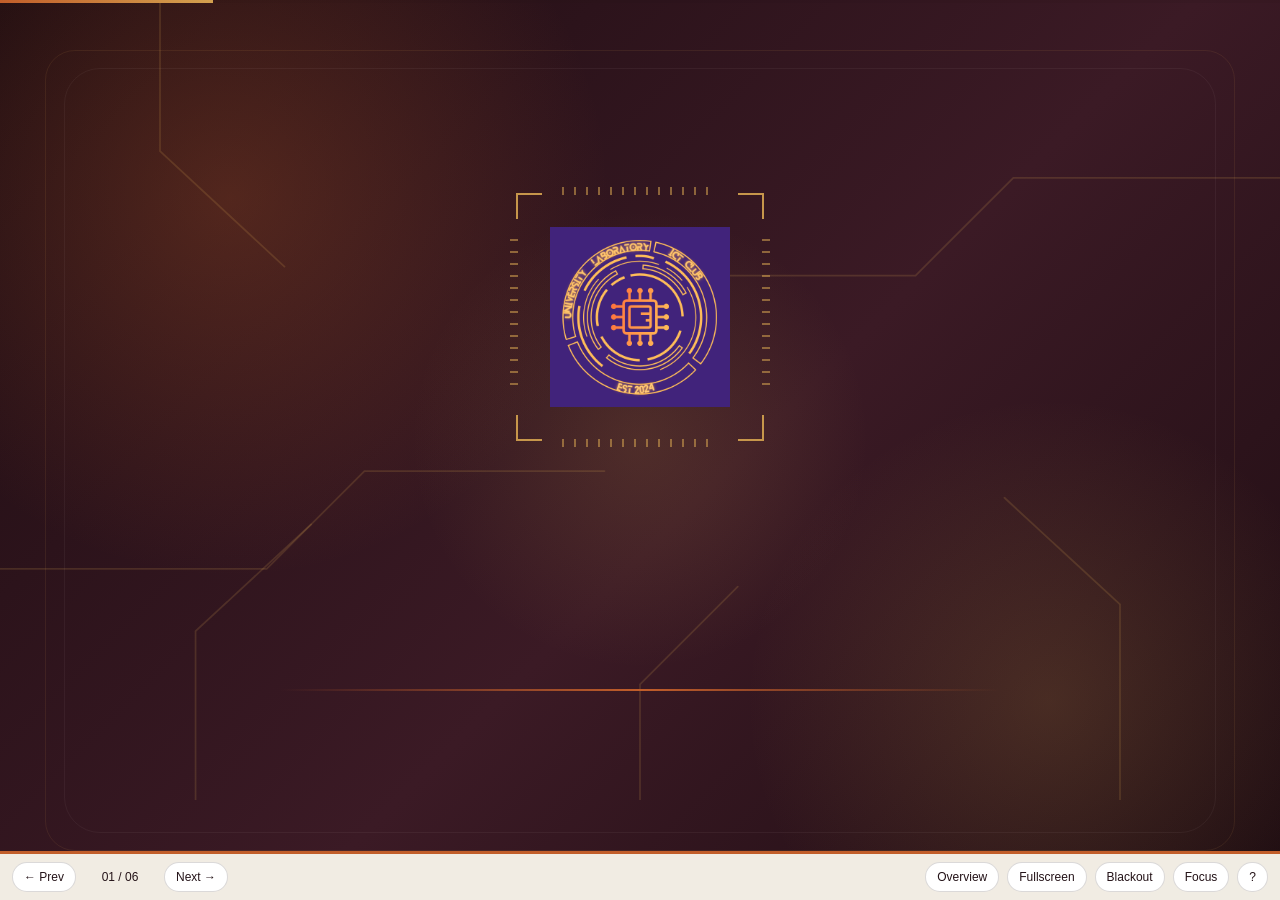
<file: slide_final/ict_club_slide.html>
<!DOCTYPE html>
<html lang="en">
<head>
  <meta charset="UTF-8" />
  <meta name="viewport" content="width=device-width, initial-scale=1.0" />
  <title>University Laboratory ICT Club</title>

  <!-- Fonts -->
  <link rel="preconnect" href="https://fonts.cdnfonts.com" crossorigin>
  <link href="https://fonts.cdnfonts.com/css/kd-william" rel="stylesheet">
  <link href="https://fonts.cdnfonts.com/css/kanalisirung" rel="stylesheet">
  <link href="https://fonts.cdnfonts.com/css/bonvenocf" rel="stylesheet">

  <style>
    :root {
      --paper: #f5f1e8;
      --paper-2: #ebe4d6;
      --white: #ffffff;

      --ink: #241318;
      --ink-2: #472c33;
      --muted: #79646a;
      --line: rgba(36, 19, 24, 0.16);
      --line-soft: rgba(36, 19, 24, 0.09);

      --deep: #2a121c;
      --deep-2: #3b1a25;
      --deep-3: #1d0c11;

      --ember: #c25e2a;
      --gold: #d3a14f;
      --ivory: #f2ede2;

      --font-main: 'KD William', 'Kanalisirung', serif;
      --font-sub: 'Kanalisirung', 'BonvenoCF', sans-serif;
      --font-body: 'BonvenoCF', 'Kanalisirung', sans-serif;
    }

    *,
    *::before,
    *::after {
      box-sizing: border-box;
      scrollbar-width: none;
      -ms-overflow-style: none;
    }

    *::-webkit-scrollbar {
      display: none;
    }

    html,
    body {
      height: 100%;
      overflow: hidden;
    }

    body {
      margin: 0;
      background: var(--paper);
      color: var(--ink);
      font-family: var(--font-body);
      -webkit-font-smoothing: antialiased;
    }

    ::selection {
      background: var(--ember);
      color: #fff;
    }

    button {
      font-family: var(--font-sub);
    }

    .ui {
      transition: opacity 0.25s ease, transform 0.25s ease;
    }

    body.ui-hidden .ui,
    body.focus-mode .ui {
      opacity: 0;
      pointer-events: none;
      transform: translateY(10px);
    }

    .progress {
      position: fixed;
      top: 0;
      left: 0;
      right: 0;
      height: 3px;
      z-index: 45;
      background: rgba(36, 19, 24, 0.08);
    }

    #progressBar {
      width: 0%;
      height: 100%;
      background: linear-gradient(90deg, var(--ember), var(--gold));
    }

    .deck {
      position: fixed;
      inset: 0;
      background: var(--paper);
    }

    .slide {
      position: absolute;
      inset: 0;
      overflow: hidden;
      opacity: 0;
      visibility: hidden;
      background:
        radial-gradient(circle at top right, rgba(194, 94, 42, 0.08), transparent 26%),
        radial-gradient(circle at bottom left, rgba(211, 161, 79, 0.07), transparent 22%),
        var(--paper);
    }

    .slide.active {
      visibility: visible;
      z-index: 2;
    }

    .slide.dark {
      background:
        radial-gradient(circle at 18% 22%, rgba(194, 94, 42, 0.26), transparent 28%),
        radial-gradient(circle at 80% 78%, rgba(211, 161, 79, 0.16), transparent 24%),
        linear-gradient(135deg, var(--deep-3), var(--deep-2) 55%, var(--deep-3));
      color: var(--ivory);
    }

    .frame {
      position: relative;
      width: min(1560px, 94vw);
      height: 100vh;
      height: 100dvh;
      margin: 0 auto;
      display: grid;
      grid-template-columns: clamp(76px, 7vw, 112px) minmax(0, 1fr);
      grid-template-rows: minmax(0, 1fr) auto;
      column-gap: clamp(18px, 3vw, 44px);
      padding: clamp(18px, 3vh, 36px) 0 clamp(14px, 2.4vh, 26px);
    }

    .rail {
      grid-column: 1;
      grid-row: 1 / 3;
      display: flex;
      flex-direction: column;
      justify-content: space-between;
      align-items: center;
      padding: 8px 0;
      border-right: 1px solid var(--line);
    }

    .dark .rail {
      border-right-color: rgba(242, 237, 226, 0.16);
    }

    .rail .chapter {
      font-family: var(--font-main);
      font-size: clamp(2rem, 4.2vh, 3rem);
      line-height: 1;
      color: var(--ember);
    }

    .rail .section-label {
      writing-mode: vertical-rl;
      transform: rotate(180deg);
      font-family: var(--font-sub);
      text-transform: uppercase;
      letter-spacing: 0.22em;
      font-size: min(1.4vh, 11px);
      color: var(--muted);
    }

    .dark .rail .section-label {
      color: rgba(242, 237, 226, 0.62);
    }

    .rail .slide-count {
      font-family: var(--font-sub);
      color: var(--muted);
      font-size: min(1.5vh, 12px);
      letter-spacing: 0.12em;
    }

    .dark .rail .slide-count {
      color: rgba(242, 237, 226, 0.58);
    }

    .content {
      grid-column: 2;
      grid-row: 1;
      position: relative;
      z-index: 1;
      min-height: 0;
      display: grid;
      align-content: center;
      gap: clamp(13px, 2.6vh, 28px);
      padding-left: clamp(10px, 2vw, 28px);
    }

    .content.center {
      justify-items: center;
      text-align: center;
    }

    .content.center .rule {
      margin-inline: auto;
      transform-origin: center;
    }

    .slide-foot {
      grid-column: 2;
      grid-row: 2;
      position: relative;
      z-index: 1;
      display: flex;
      align-items: center;
      justify-content: space-between;
      gap: 16px;
      padding-top: clamp(8px, 1.4vh, 12px);
      padding-left: clamp(10px, 2vw, 28px);
      border-top: 1px solid rgba(36, 19, 24, 0.12);
      font-family: var(--font-sub);
      text-transform: uppercase;
      letter-spacing: 0.14em;
      color: var(--muted);
      font-size: min(1.4vh, 10.5px);
    }

    .dark .slide-foot {
      border-top-color: rgba(242, 237, 226, 0.12);
      color: rgba(242, 237, 226, 0.56);
    }

    .heading {
      margin: 0;
      max-width: 20ch;
      font-family: var(--font-main);
      font-size: min(5.2vw, 6.5vh, 4.2rem);
      line-height: 1;
      color: var(--deep);
      text-wrap: balance;
    }

    .dark .heading {
      color: var(--ivory);
    }

    .subheading {
      margin: 0;
      max-width: 72ch;
      font-family: var(--font-sub);
      color: var(--muted);
      line-height: 1.45;
      font-size: min(1.9vw, 2.5vh, 1.22rem);
    }

    .dark .subheading {
      color: rgba(242, 237, 226, 0.72);
    }

    .rule {
      width: min(220px, 24vw);
      height: 2px;
      background: linear-gradient(90deg, var(--ember), var(--gold));
      transform-origin: left center;
    }

    .anim-line {
      transform: scaleX(0);
    }

    .mini-label {
      font-family: var(--font-sub);
      text-transform: uppercase;
      letter-spacing: 0.18em;
      font-size: min(1.7vh, 12px);
      color: var(--ember);
    }

    .split {
      display: grid;
      grid-template-columns: 1.08fr 0.92fr;
      gap: clamp(22px, 3vw, 48px);
      align-items: start;
    }

    .stack {
      min-width: 0;
      display: grid;
      gap: clamp(12px, 2vh, 18px);
      align-content: start;
    }

    .timeline {
      position: relative;
      display: grid;
      gap: clamp(10px, 1.8vh, 18px);
      padding-left: clamp(28px, 3vw, 44px);
    }

    .timeline::before {
      content: "";
      position: absolute;
      left: 7px;
      top: 8px;
      bottom: 8px;
      width: 2px;
      background: linear-gradient(180deg, var(--ember), rgba(194, 94, 42, 0.14));
    }

    .t-item {
      position: relative;
      display: grid;
      grid-template-columns: clamp(110px, 11vw, 165px) minmax(0, 1fr);
      gap: clamp(14px, 2vw, 28px);
      align-items: start;
    }

    .t-item::before {
      content: "";
      position: absolute;
      left: calc(-1 * clamp(28px, 3vw, 44px) + 2px);
      top: 0.42em;
      width: 12px;
      height: 12px;
      border-radius: 50%;
      background: var(--paper);
      border: 2px solid var(--ember);
    }

    .dark .t-item::before {
      background: var(--deep-3);
    }

    .t-date {
      font-family: var(--font-sub);
      color: var(--ember);
      font-size: min(2.2vh, 1.02rem);
      letter-spacing: 0.05em;
    }

    .t-item h3,
    .origin-item h3,
    .fact h3 {
      margin: 0 0 6px;
      font-family: var(--font-sub);
      font-size: min(2.7vh, 1.5rem);
      line-height: 1.15;
      color: var(--ink);
    }

    .dark .t-item h3,
    .dark .origin-item h3,
    .dark .fact h3 {
      color: var(--ivory);
    }

    .t-item p,
    .origin-item p,
    .fact p,
    .recruit-copy p,
    .ending-copy p {
      margin: 0;
      color: var(--muted);
      font-family: var(--font-body);
      line-height: 1.55;
      font-size: min(2.1vh, 1.02rem);
    }

    .dark .t-item p,
    .dark .origin-item p,
    .dark .fact p,
    .dark .recruit-copy p,
    .dark .ending-copy p {
      color: rgba(242, 237, 226, 0.72);
    }

    .origin-list {
      display: grid;
      gap: clamp(12px, 2vh, 18px);
    }

    .origin-item {
      padding-top: clamp(12px, 2vh, 18px);
      border-top: 2px solid rgba(36, 19, 24, 0.18);
    }

    .role {
      margin-bottom: 8px;
      font-family: var(--font-sub);
      text-transform: uppercase;
      letter-spacing: 0.16em;
      font-size: min(1.7vh, 12px);
      color: var(--ember);
    }

    .fact-list {
      display: grid;
      gap: clamp(10px, 1.8vh, 16px);
    }

    .fact {
      display: grid;
      grid-template-columns: clamp(42px, 4vw, 58px) minmax(0, 1fr);
      gap: clamp(12px, 1.6vw, 20px);
      align-items: start;
      padding: clamp(10px, 1.7vh, 15px) 0;
      border-top: 1px solid var(--line);
    }

    .fact:last-child {
      border-bottom: 1px solid var(--line);
    }

    .fact-index {
      font-family: var(--font-sub);
      color: var(--gold);
      font-size: min(2.2vh, 1.02rem);
    }

    .circuit {
      position: absolute;
      inset: 0;
      z-index: 0;
      pointer-events: none;
    }

    .trace {
      fill: none;
      stroke: rgba(211, 161, 79, 0.18);
      stroke-width: 2;
      stroke-linecap: round;
    }

    /* Recruitment */
    .recruit-stage {
      display: grid;
      justify-items: center;
      gap: clamp(18px, 3vh, 30px);
      width: 100%;
      max-width: 1180px;
    }

    .role-board {
      width: min(1150px, 100%);
      display: grid;
      grid-template-columns: repeat(3, minmax(0, 1fr));
      gap: clamp(10px, 1.6vw, 18px);
    }

    .role-slot {
      position: relative;
      min-height: clamp(84px, 12vh, 132px);
      padding: 16px;
      display: flex;
      flex-direction: column;
      justify-content: space-between;
      gap: 10px;
      background: #fff;
      border: 1px solid rgba(36, 19, 24, 0.14);
      clip-path: polygon(0 0, calc(100% - 18px) 0, 100% 18px, 100% 100%, 0 100%);
    }

    .role-slot.open::after {
      content: "";
      position: absolute;
      inset: 8px;
      border: 1px dashed rgba(36, 19, 24, 0.12);
      pointer-events: none;
    }

    .role-slot.selected {
      background:
        linear-gradient(135deg, rgba(194, 94, 42, 0.16), rgba(211, 161, 79, 0.22)),
        #fff;
      border-color: var(--ember);
      box-shadow: inset 0 0 0 1px rgba(194, 94, 42, 0.25);
    }

    .role-slot.selected::after {
      content: "";
      position: absolute;
      inset: 8px;
      border: 1px solid rgba(194, 94, 42, 0.28);
      pointer-events: none;
    }

    .slot-top {
      display: flex;
      align-items: center;
      justify-content: space-between;
      gap: 10px;
    }

    .slot-index {
      font-family: var(--font-sub);
      font-size: 11px;
      letter-spacing: 0.14em;
      color: var(--muted);
    }

    .slot-badge {
      font-family: var(--font-sub);
      font-size: 10px;
      letter-spacing: 0.14em;
      text-transform: uppercase;
      color: var(--muted);
    }

    .role-slot.selected .slot-badge {
      color: var(--ember);
    }

    .role-name {
      font-family: var(--font-sub);
      font-size: clamp(1.08rem, 2.3vh, 1.48rem);
      line-height: 1.15;
      color: var(--ink);
    }

    .slot-status {
      display: flex;
      align-items: center;
      gap: 8px;
      font-family: var(--font-sub);
      font-size: 10px;
      letter-spacing: 0.18em;
      text-transform: uppercase;
      color: var(--muted);
    }

    .slot-status::before {
      content: "";
      width: 8px;
      height: 8px;
      border: 1px solid currentColor;
      transform: rotate(45deg);
    }

    .role-slot.selected .slot-status {
      color: var(--ember);
    }

    .role-slot.selected .slot-status::before {
      background: var(--ember);
      border-color: var(--ember);
    }

    /* Ending */
    .slide.ending .frame {
      grid-template-columns: 1fr;
      grid-template-rows: 1fr;
      place-items: center;
      padding: 0;
    }

    .slide.ending .content {
      grid-column: 1;
      grid-row: 1;
      padding-left: 0;
      width: 100%;
    }

    .ending-stage {
      display: grid;
      justify-items: center;
      gap: clamp(18px, 3.6vh, 34px);
      text-align: center;
      max-width: 1000px;
      margin-inline: auto;
    }

    .ending-copy {
      display: grid;
      gap: clamp(12px, 2.4vh, 20px);
    }

    .ending-large {
      font-family: var(--font-sub);
      font-size: min(3.2vw, 4.4vh, 2.4rem);
      line-height: 1.3;
      color: var(--ivory);
      text-wrap: balance;
    }

    .ending-small {
      font-family: var(--font-body);
      font-size: min(2.1vh, 1.1rem);
      color: rgba(242, 237, 226, 0.72);
    }

    .ending-mark {
      font-family: var(--font-main);
      font-size: min(9vw, 13vh, 7.5rem);
      line-height: 1;
      color: var(--gold);
    }

    /* Title */
    .slide.title {
      background:
        radial-gradient(circle at 18% 22%, rgba(194, 94, 42, 0.28), transparent 30%),
        radial-gradient(circle at 82% 78%, rgba(211, 161, 79, 0.18), transparent 24%),
        linear-gradient(135deg, var(--deep-3), var(--deep-2) 55%, var(--deep-3));
      color: var(--ivory);
    }

    .slide.title .frame {
      grid-template-columns: 1fr;
      grid-template-rows: 1fr;
      place-items: center;
      padding: 0;
      z-index: 2;
    }

    .slide.title::before,
    .slide.title::after {
      content: "";
      position: absolute;
      pointer-events: none;
    }

    .slide.title::before {
      inset: 5.5vh 3.5vw;
      border: 1px solid rgba(211, 161, 79, 0.10);
      border-radius: 30px;
      z-index: 0;
    }

    .slide.title::after {
      inset: 7.5vh 5vw;
      border: 1px solid rgba(242, 237, 226, 0.05);
      border-radius: 36px;
      z-index: 0;
    }

    .title-halo {
      position: absolute;
      left: 50%;
      top: 50%;
      width: min(52vw, 58vh);
      height: min(52vw, 58vh);
      transform: translate(-50%, -52%);
      background: radial-gradient(circle, rgba(211, 161, 79, 0.15), transparent 62%);
      z-index: 0;
      pointer-events: none;
      animation: haloBreath 6s ease-in-out infinite;
    }

    @keyframes haloBreath {
      0%, 100% {
        opacity: 0.75;
        transform: translate(-50%, -52%) scale(0.98);
      }
      50% {
        opacity: 1;
        transform: translate(-50%, -52%) scale(1.02);
      }
    }

    .title-stage {
      position: relative;
      z-index: 2;
      display: grid;
      justify-items: center;
      gap: clamp(22px, 5vh, 46px);
      text-align: center;
      width: min(92vw, 1200px);
    }

    .logo-chip {
      position: relative;
      width: min(24vh, 22vw, 240px);
      aspect-ratio: 1 / 1;
      display: grid;
      place-items: center;
      padding: 18px;
    }

    .logo-chip img {
      position: relative;
      z-index: 2;
      width: 100%;
      height: 100%;
      object-fit: contain;
    }

    .chip-corner {
      position: absolute;
      width: 26px;
      height: 26px;
      border-color: var(--gold);
      opacity: 0.92;
      z-index: 3;
    }

    .chip-corner.tl { top: -16px; left: -16px; border-top: 2px solid var(--gold); border-left: 2px solid var(--gold); }
    .chip-corner.tr { top: -16px; right: -16px; border-top: 2px solid var(--gold); border-right: 2px solid var(--gold); }
    .chip-corner.bl { bottom: -16px; left: -16px; border-bottom: 2px solid var(--gold); border-left: 2px solid var(--gold); }
    .chip-corner.br { bottom: -16px; right: -16px; border-bottom: 2px solid var(--gold); border-right: 2px solid var(--gold); }

    .chip-pins {
      position: absolute;
      z-index: 1;
      opacity: 0.75;
    }

    .chip-pins.top,
    .chip-pins.bottom {
      left: 14%;
      right: 14%;
      height: 8px;
      background: repeating-linear-gradient(90deg, rgba(211, 161, 79, 0.75) 0 2px, transparent 2px 12px);
    }

    .chip-pins.top { top: -22px; }
    .chip-pins.bottom { bottom: -22px; }

    .chip-pins.left,
    .chip-pins.right {
      top: 14%;
      bottom: 14%;
      width: 8px;
      background: repeating-linear-gradient(180deg, rgba(211, 161, 79, 0.75) 0 2px, transparent 2px 12px);
    }

    .chip-pins.left { left: -22px; }
    .chip-pins.right { right: -22px; }

    .club-name {
      margin: 0;
      font-family: var(--font-main);
      font-size: min(8vw, 9.5vh, 6.6rem);
      line-height: 0.96;
      color: var(--ivory);
      text-wrap: balance;
    }

    @supports ((-webkit-background-clip: text) or (background-clip: text)) {
      .club-name {
        background-image: linear-gradient(
          105deg,
          #ffffff 0%,
          #f7f1e4 48%,
          #eed9ac 74%,
          #d3a14f 100%
        );
        -webkit-background-clip: text;
        background-clip: text;
        color: transparent;
      }
    }

    .club-name .line {
      display: block;
      overflow: hidden;
      padding-bottom: 0.06em;
    }

    .club-name .line > span {
      display: block;
    }

    .title-line {
      width: min(62vw, 720px);
      height: 2px;
      background: linear-gradient(90deg, transparent, var(--ember), transparent);
      transform-origin: center center;
    }

    /* Controls */
    .controls {
      position: fixed;
      left: 0;
      right: 0;
      bottom: 0;
      z-index: 40;
      display: flex;
      align-items: center;
      justify-content: space-between;
      gap: 10px;
      padding: 8px 12px;
      background: rgba(245, 241, 232, 0.98);
      border-top: 3px solid var(--ember);
    }

    .controls-left,
    .controls-right {
      display: flex;
      align-items: center;
      gap: 8px;
      flex-wrap: wrap;
    }

    .controls button {
      border: 1px solid rgba(36, 19, 24, 0.16);
      background: var(--white);
      color: var(--ink);
      border-radius: 999px;
      padding: 7px 11px;
      font-size: 12px;
      cursor: pointer;
    }

    .controls button:hover {
      background: var(--deep);
      border-color: var(--deep);
      color: #fff;
    }

    .counter {
      min-width: 72px;
      text-align: center;
      font-family: var(--font-sub);
      font-size: 12px;
      color: var(--ink);
    }

    /* Overview */
    .overview {
      position: fixed;
      inset: 0;
      z-index: 60;
      opacity: 0;
      pointer-events: none;
      background: var(--paper);
    }

    .overview.open {
      pointer-events: auto;
    }

    .overview-head {
      height: 82px;
      display: flex;
      align-items: center;
      justify-content: space-between;
      padding: 0 clamp(20px, 4vw, 54px);
      border-bottom: 2px solid var(--ink);
    }

    .overview-head h2 {
      margin: 0;
      font-family: var(--font-main);
      font-size: min(5vw, 4vh, 2.2rem);
      color: var(--deep);
    }

    .overview-close,
    #pclose {
      width: 38px;
      height: 38px;
      border-radius: 999px;
      border: 1px solid rgba(36, 19, 24, 0.18);
      background: var(--white);
      color: var(--ink);
      font-size: 22px;
      cursor: pointer;
    }

    .overview-grid {
      width: min(1560px, 94vw);
      height: calc(100vh - 82px);
      height: calc(100dvh - 82px);
      margin: 0 auto;
      display: grid;
      grid-template-columns: repeat(6, minmax(0, 1fr));
      gap: 14px;
      align-content: stretch;
      padding: clamp(16px, 3vh, 34px) 0;
    }

    .ov-item {
      position: relative;
      border: 0;
      background: transparent;
      text-align: left;
      padding: 14px 8px;
      border-top: 3px solid rgba(36, 19, 24, 0.14);
      cursor: pointer;
      display: grid;
      gap: 8px;
      align-content: start;
    }

    .ov-item.active {
      border-top-color: var(--ember);
    }

    .ov-key {
      width: 28px;
      height: 28px;
      display: grid;
      place-items: center;
      border: 1px solid rgba(36, 19, 24, 0.18);
      color: var(--ember);
      font-family: var(--font-sub);
      font-size: 12px;
    }

    .ov-title {
      font-family: var(--font-sub);
      color: var(--ink);
      font-size: min(2.2vh, 1.02rem);
      line-height: 1.25;
    }

    .ov-section {
      color: var(--muted);
      font-size: min(1.8vh, 0.85rem);
    }

    .ov-item:hover .ov-title {
      color: var(--ember);
    }

    /* Help */
    .panel {
      position: fixed;
      top: 16px;
      right: 16px;
      z-index: 70;
      width: min(370px, calc(100vw - 20px));
      padding: 16px;
      background: var(--paper);
      color: var(--ink);
      border: 1px solid rgba(36, 19, 24, 0.14);
      border-top: 4px solid var(--ember);
      border-radius: 20px;
      opacity: 0;
      pointer-events: none;
      transform: translateY(12px);
    }

    .panel.open {
      pointer-events: auto;
    }

    .panel-h {
      display: flex;
      align-items: center;
      justify-content: space-between;
      gap: 12px;
      margin-bottom: 10px;
      font-family: var(--font-sub);
      font-size: 12px;
      letter-spacing: 0.16em;
    }

    .krow {
      display: flex;
      align-items: center;
      justify-content: space-between;
      gap: 10px;
      padding: 7px 0;
      border-bottom: 1px solid rgba(36, 19, 24, 0.08);
      font-size: min(2vh, 13px);
      color: var(--ink);
    }

    .krow:last-child {
      border-bottom: 0;
    }

    kbd {
      padding: 3px 6px;
      border-radius: 7px;
      background: #fff;
      border: 1px solid rgba(36, 19, 24, 0.12);
      font-family: var(--font-sub);
      font-size: 11px;
      white-space: nowrap;
    }

    #blackout {
      position: fixed;
      inset: 0;
      z-index: 90;
      background: #000;
      opacity: 0;
      pointer-events: none;
      transition: opacity 0.2s ease;
    }

    #blackout.active {
      opacity: 1;
      pointer-events: auto;
    }

    @media (max-width: 1180px) {
      .overview-grid {
        grid-template-columns: repeat(3, minmax(0, 1fr));
      }
    }

    @media (max-width: 900px) {
      .frame {
        grid-template-columns: 1fr;
        grid-template-rows: auto auto minmax(0, 1fr) auto;
      }

      .rail {
        grid-column: 1;
        grid-row: 1;
        flex-direction: row;
        justify-content: space-between;
        align-items: center;
        border-right: 0;
        border-bottom: 1px solid var(--line);
        padding-bottom: 10px;
      }

      .rail .section-label {
        writing-mode: horizontal-tb;
        transform: none;
      }

      .content {
        grid-column: 1;
        grid-row: 3;
        padding-left: 0;
      }

      .slide-foot {
        grid-column: 1;
        grid-row: 4;
        padding-left: 0;
      }

      .split,
      .t-item {
        grid-template-columns: 1fr;
      }

      .role-board {
        grid-template-columns: repeat(2, minmax(0, 1fr));
      }

      .overview-grid {
        grid-template-columns: repeat(2, minmax(0, 1fr));
      }

      .controls {
        flex-wrap: wrap;
      }
    }

    @media (max-height: 720px) {
      .heading {
        font-size: min(5vw, 5.8vh, 3.2rem);
      }

      .t-item p,
      .origin-item p,
      .fact p,
      .subheading,
      .recruit-copy p {
        font-size: min(1.9vh, 0.94rem);
      }

      .timeline,
      .origin-list,
      .fact-list,
      .role-board {
        gap: 8px;
      }

      .role-slot {
        min-height: clamp(72px, 10vh, 110px);
      }
    }

    @media (prefers-reduced-motion: reduce) {
      *,
      *::before,
      *::after {
        animation-duration: 0.01ms !important;
        animation-iteration-count: 1 !important;
        transition-duration: 0.01ms !important;
      }
    }
  </style>
</head>

<body>
  <div class="progress ui" aria-hidden="true">
    <div id="progressBar"></div>
  </div>

  <main class="deck" id="deck">
    <!-- Slide 1: Title -->
    <section class="slide title" data-title="Title" data-section="Opening">
        <svg class="circuit" viewBox="0 0 1440 900" preserveAspectRatio="xMidYMid slice" aria-hidden="true">
            <path class="trace" d="M-60 640 H300 L410 530 H680" />
            <path class="trace" d="M1500 200 H1140 L1030 310 H800" />
            <path class="trace" d="M220 900 V710 L350 590" />
            <path class="trace" d="M1260 900 V680 L1130 560" />
            <path class="trace" d="M720 920 V770 L830 660" />
            <path class="trace" d="M180 -30 V170 L320 300" />
        </svg>
      <div class="title-halo" aria-hidden="true"></div>

      <div class="frame">
        <div class="title-stage">
          <div class="logo-chip anim">
            <span class="chip-corner tl" aria-hidden="true"></span>
            <span class="chip-corner tr" aria-hidden="true"></span>
            <span class="chip-corner bl" aria-hidden="true"></span>
            <span class="chip-corner br" aria-hidden="true"></span>

            <span class="chip-pins top" aria-hidden="true"></span>
            <span class="chip-pins bottom" aria-hidden="true"></span>
            <span class="chip-pins left" aria-hidden="true"></span>
            <span class="chip-pins right" aria-hidden="true"></span>

            <img
              src="../images/ulic_logo.png"
              alt="University Laboratory ICT Club logo"
              decoding="async"
              onerror="this.style.visibility='hidden'"
            >
          </div>

          <h1 class="club-name" aria-label="University Laboratory ICT Club">
            <span class="line" aria-hidden="true"><span class="anim">University Laboratory</span></span>
            <span class="line" aria-hidden="true"><span class="anim">ICT Club</span></span>
          </h1>

          <div class="title-line anim-line" aria-hidden="true"></div>
        </div>
      </div>
    </section>

    <!-- Slide 2: Foundation -->
    <section class="slide" data-title="Foundation — Genesis & Origin Panel" data-section="Foundation">
      <div class="frame">
        <aside class="rail">
          <div class="chapter">02</div>
          <div class="section-label">Foundation</div>
          <div class="slide-count"></div>
        </aside>

        <div class="content">
          <h2 class="heading anim">Our Genesis</h2>
          <div class="rule anim-line"></div>
          <p class="subheading anim">
            From a foundational idea to a force of change — led by the 2024–25 Executive Panel.
          </p>

          <div class="split">
            <div class="stack">
              <div class="mini-label anim">Origin Timeline</div>

              <div class="timeline">
                <div class="t-item anim">
                  <div class="t-date">October 2024</div>
                  <div>
                    <h3>Club Founded</h3>
                    <p>
                      Born as one of the nine founding clubs of University Laboratory School and College,
                      created for tech enthusiasts and digital problem-solvers.
                    </p>
                  </div>
                </div>

                <div class="t-item anim">
                  <div class="t-date">January 2025</div>
                  <div>
                    <h3>UCA Initiative</h3>
                    <p>
                      ULIC led the formation of the United Club Association (UCA), unifying clubs and
                      strengthening institutional collaboration.
                    </p>
                  </div>
                </div>

                <div class="t-item anim">
                  <div class="t-date">Feb — April 2025</div>
                  <div>
                    <h3>Incubation</h3>
                    <p>
                      Internal structures, prototypes, and brainstorming shaped the club’s next phase.
                    </p>
                  </div>
                </div>
              </div>
            </div>

            <div class="stack">
              <div class="mini-label anim">Matrix: Origin · Executive Panel 2024–25</div>

              <div class="origin-list">
                <div class="origin-item anim">
                  <div class="role">Founding Executive · President · Creative Director</div>
                  <h3>Sazidur Rahman</h3>
                  <p>
                    Founder of ULIC. As Creative Director — and the person behind the engineering —
                    he built ULIC and UCA’s online infrastructure while shaping the club’s design language,
                    vision, and digital identity.
                  </p>
                </div>

                <div class="origin-item anim">
                  <div class="role">Vice President</div>
                  <h3>Samiul Ahammad Sami</h3>
                  <p>
                    Key design and strategy lead, shaping ULIC’s creative direction and visual identity.
                  </p>
                </div>
              </div>
            </div>
          </div>
        </div>

        <footer class="slide-foot">
          <div>University Laboratory ICT Club</div>
          <div>Executive Panel · 2024–2025</div>
        </footer>
      </div>
    </section>

    <!-- Slide 3: History -->
    <section class="slide" data-title="History — Build Phase" data-section="History & Current Operations">
      <div class="frame">
        <aside class="rail">
          <div class="chapter">03</div>
          <div class="section-label">History &amp; Operations</div>
          <div class="slide-count"></div>
        </aside>

        <div class="content">
          <h2 class="heading anim">From Planning to Execution</h2>
          <div class="rule anim-line"></div>
          <p class="subheading anim">
            The period when ULIC moved from ideas into real products and real impact.
          </p>

          <div class="timeline">
            <div class="t-item anim">
              <div class="t-date">May 2025</div>
              <div>
                <h3>Web App Development Begins</h3>
                <p>
                  ULIC officially began building a comprehensive Web App, marking the transition
                  from planning to execution.
                </p>
              </div>
            </div>

            <div class="t-item anim">
              <div class="t-date">July 2025</div>
              <div>
                <h3>Community Support</h3>
                <p>
                  ULIC provided website support to ULPC and ULLC for their landmark event,
                  “Frame of Revolution: Bangladesh 2.0”.
                </p>
              </div>
            </div>

            <div class="t-item anim">
              <div class="t-date">August 2025</div>
              <div>
                <h3>Web App Released</h3>
                <p>
                  The official ULIC Web App launched, transforming member interaction,
                  project management, and resource access.
                </p>
              </div>
            </div>
          </div>
        </div>

        <footer class="slide-foot">
          <div>University Laboratory ICT Club</div>
          <div>Executive Panel · 2024–2025</div>
        </footer>
      </div>
    </section>

    <!-- Slide 4: Current Operations -->
    <section class="slide" data-title="Operations — Systems & Firsts" data-section="History & Current Operations">
      <div class="frame">
        <aside class="rail">
          <div class="chapter">04</div>
          <div class="section-label">History &amp; Operations</div>
          <div class="slide-count"></div>
        </aside>

        <div class="content">
          <h2 class="heading anim">Systems, Seasons &amp; Firsts</h2>
          <div class="rule anim-line"></div>
          <p class="subheading anim">
            ULIC continues building infrastructure, expanding participation, and setting new benchmarks.
          </p>

          <div class="split">
            <div class="stack">
              <div class="mini-label anim">Current Milestones</div>

              <div class="timeline">
                <div class="t-item anim">
                  <div class="t-date">Sept — Oct 2025</div>
                  <div>
                    <h3>Season System</h3>
                    <p>
                      A framework launched to encourage continuous learning, gamify participation,
                      and share technical knowledge.
                    </p>
                  </div>
                </div>

                <div class="t-item anim">
                  <div class="t-date">December 2025</div>
                  <div>
                    <h3>Mobile Frontier</h3>
                    <p>
                      ULIC initiated development of dedicated Mobile App(s), bringing the ULIC
                      experience closer to every member.
                    </p>
                  </div>
                </div>
              </div>
            </div>

            <div class="stack">
              <div class="mini-label anim">Pioneering Accomplishments</div>

              <div class="fact-list">
                <div class="fact anim">
                  <div class="fact-index">01</div>
                  <div>
                    <h3>Digital Infrastructure</h3>
                    <p>
                      ULIC manages the online infrastructure of the UCA, from websites to internal systems.
                    </p>
                  </div>
                </div>

                <div class="fact anim">
                  <div class="fact-index">02</div>
                  <div>
                    <h3>Software Firsts</h3>
                    <p>
                      First club to develop and launch custom web applications, desktop software, and mobile apps.
                    </p>
                  </div>
                </div>

                <div class="fact anim">
                  <div class="fact-index">03</div>
                  <div>
                    <h3>A Unique Identity</h3>
                    <p>
                      ULIC stands among the most distinctive ICT clubs in Bangladesh, known for ambitious
                      projects and technical execution.
                    </p>
                  </div>
                </div>
              </div>
            </div>
          </div>
        </div>

        <footer class="slide-foot">
          <div>University Laboratory ICT Club</div>
          <div>Executive Panel · 2024–2025</div>
        </footer>
      </div>
    </section>

    <!-- Slide 5: Recruitment -->
    <section class="slide" data-title="Future — Executive Recruitment" data-section="Future Initiatives">
      <div class="frame">
        <aside class="rail">
          <div class="chapter">05</div>
          <div class="section-label">Future Initiatives</div>
          <div class="slide-count"></div>
        </aside>

        <div class="content center">
          <div class="recruit-stage">
            <div class="mini-label anim">Open Leadership Board</div>

            <h2 class="heading anim">2025–26 Executive Recruitment</h2>
            <div class="rule anim-line"></div>

            <div class="recruit-copy anim">
              <p>
                Currently searching for the next executive panel.
                Selected so far: General Secretary.
              </p>
            </div>

            <div class="role-board">
              <div class="role-slot open anim">
                <div class="slot-top">
                  <span class="slot-index">01</span>
                  <span class="slot-badge">Open Role</span>
                </div>
                <div class="role-name">President</div>
                <div class="slot-status">Vacant</div>
              </div>

              <div class="role-slot open anim">
                <div class="slot-top">
                  <span class="slot-index">02</span>
                  <span class="slot-badge">Open Role</span>
                </div>
                <div class="role-name">Vice President</div>
                <div class="slot-status">Vacant</div>
              </div>

              <div class="role-slot selected anim">
                <div class="slot-top">
                  <span class="slot-index">03</span>
                  <span class="slot-badge">Confirmed</span>
                </div>
                <div class="role-name">General Secretary</div>
                <div class="slot-status">Selected</div>
              </div>

              <div class="role-slot open anim">
                <div class="slot-top">
                  <span class="slot-index">04</span>
                  <span class="slot-badge">Open Role</span>
                </div>
                <div class="role-name">Lead Developer</div>
                <div class="slot-status">Vacant</div>
              </div>

              <div class="role-slot open anim">
                <div class="slot-top">
                  <span class="slot-index">05</span>
                  <span class="slot-badge">Open Role</span>
                </div>
                <div class="role-name">Lead Designer</div>
                <div class="slot-status">Vacant</div>
              </div>

              <div class="role-slot open anim">
                <div class="slot-top">
                  <span class="slot-index">06</span>
                  <span class="slot-badge">Open Role</span>
                </div>
                <div class="role-name">Media Manager</div>
                <div class="slot-status">Vacant</div>
              </div>
            </div>
          </div>
        </div>

        <footer class="slide-foot">
          <div>University Laboratory ICT Club</div>
          <div>The next panel begins here</div>
        </footer>
      </div>
    </section>

    <!-- Slide 6: Ending -->
    <section class="slide dark ending" data-title="Ending — Building What Comes Next" data-section="Closing">
      <div class="frame">
        <div class="content center">
          <div class="ending-stage">
            <div class="ending-mark anim">ULIC</div>

            <div class="ending-copy anim">
              <div class="ending-large">
                Technology is our language. The world is our stage.
              </div>

              <p class="ending-small">
                Explore. Learn. Master. Push boundaries. Build with purpose.
                Empower the next generation of creators.
              </p>
            </div>

            <div class="title-line anim-line"></div>

            <div class="subheading anim">
              University Laboratory ICT Club
            </div>
          </div>
        </div>
      </div>
    </section>
  </main>

  <!-- Controls -->
  <div class="controls ui" id="controls" role="toolbar" aria-label="Slide controls">
    <div class="controls-left">
      <button data-action="prev" title="Previous slide">← Prev</button>
      <div class="counter"><span id="currentSlide">01</span> / <span id="totalSlides">06</span></div>
      <button data-action="next" title="Next slide">Next →</button>
    </div>

    <div class="controls-right">
      <button data-action="overview" title="Overview (G)">Overview</button>
      <button data-action="fullscreen" title="Fullscreen (F)">Fullscreen</button>
      <button data-action="blackout" title="Blackout (B)">Blackout</button>
      <button data-action="focus" title="Focus mode (H)">Focus</button>
      <button data-action="help" title="Shortcuts (?)">?</button>
    </div>
  </div>

  <!-- Overview -->
  <div class="overview" id="overview" aria-hidden="true" role="dialog" aria-label="Slide overview">
    <div class="overview-head">
      <h2>Overview</h2>
      <button class="overview-close" id="overviewClose" title="Close overview">×</button>
    </div>

    <div class="overview-grid" id="overviewGrid"></div>
  </div>

  <!-- Help panel -->
  <div class="panel" id="panel" role="dialog" aria-label="Keyboard shortcuts" aria-hidden="true">
    <div class="panel-h">CONTROLS <button id="pclose" title="Close">×</button></div>
    <div class="krow"><kbd>→ / SPACE</kbd><span>Next slide</span></div>
    <div class="krow"><kbd>←</kbd><span>Previous slide</span></div>
    <div class="krow"><kbd>HOME / END</kbd><span>First / last slide</span></div>
    <div class="krow"><kbd>G</kbd><span>Overview — all slides, click to jump</span></div>
    <div class="krow"><kbd>1–6</kbd><span>Inside Overview, jump directly to slide</span></div>
    <div class="krow"><kbd>F</kbd><span>Fullscreen</span></div>
    <div class="krow"><kbd>B</kbd><span>Blackout the screen</span></div>
    <div class="krow"><kbd>H</kbd><span>Focus mode — hide everything, slide only. Press H again to restore.</span></div>
    <div class="krow"><kbd>?</kbd><span>This panel</span></div>
    <div class="krow"><kbd>ESC</kbd><span>Close panels</span></div>
  </div>

  <div id="blackout" aria-hidden="true"></div>

  <script src="https://cdnjs.cloudflare.com/ajax/libs/gsap/3.12.5/gsap.min.js"></script>

  <script>
    (() => {
      gsap.defaults({ overwrite: "auto" });
      gsap.ticker.fps(60);
      gsap.ticker.lagSmoothing(0);

      const slides = gsap.utils.toArray(".slide");

      const currentSlideEl = document.getElementById("currentSlide");
      const totalSlidesEl = document.getElementById("totalSlides");
      const progressBar = document.getElementById("progressBar");

      const overview = document.getElementById("overview");
      const overviewGrid = document.getElementById("overviewGrid");
      const overviewClose = document.getElementById("overviewClose");

      const panel = document.getElementById("panel");
      const pclose = document.getElementById("pclose");

      const blackout = document.getElementById("blackout");
      const deck = document.getElementById("deck");

      let current = 0;
      let isAnimating = false;

      let overviewOpen = false;
      let helpOpen = false;
      let idleTimer = null;

      function pad(n) {
        return String(n).padStart(2, "0");
      }

      slides.forEach((slide, i) => {
        const count = slide.querySelector(".slide-count");
        if (count) count.textContent = `${pad(i + 1)} / ${pad(slides.length)}`;
      });

      function updateUI() {
        currentSlideEl.textContent = pad(current + 1);
        totalSlidesEl.textContent = pad(slides.length);
        progressBar.style.width = `${((current + 1) / slides.length) * 100}%`;

        document.querySelectorAll(".ov-item").forEach((item, i) => {
          item.classList.toggle("active", i === current);
        });
      }

      function animateSlideContent(slide) {
        const items = slide.querySelectorAll(".anim");
        const lines = slide.querySelectorAll(".anim-line");

        gsap.killTweensOf(items);
        gsap.killTweensOf(lines);

        gsap.fromTo(
          items,
          { autoAlpha: 0, y: 24 },
          {
            autoAlpha: 1,
            y: 0,
            duration: 0.55,
            ease: "power3.out",
            stagger: 0.045,
            delay: 0.06
          }
        );

        if (lines.length) {
          gsap.fromTo(
            lines,
            { scaleX: 0 },
            {
              scaleX: 1,
              duration: 0.65,
              ease: "power3.out",
              stagger: 0.06,
              delay: 0.1
            }
          );
        }
      }

      function goTo(index) {
        index = Math.max(0, Math.min(slides.length - 1, index));

        if (index === current || isAnimating) return;

        isAnimating = true;

        const outgoing = slides[current];
        const incoming = slides[index];
        const direction = index > current ? 1 : -1;

        current = index;
        updateUI();

        gsap.killTweensOf([outgoing, incoming]);

        gsap.timeline({
          onComplete: () => {
            isAnimating = false;
          }
        })
          .to(outgoing, {
            autoAlpha: 0,
            x: -28 * direction,
            duration: 0.32,
            ease: "power2.in"
          })
          .add(() => {
            outgoing.classList.remove("active");
            incoming.classList.add("active");

            gsap.set(outgoing, { x: 0 });
            gsap.set(incoming, { autoAlpha: 0, x: 28 * direction });

            animateSlideContent(incoming);
          })
          .to(incoming, {
            autoAlpha: 1,
            x: 0,
            duration: 0.48,
            ease: "power3.out"
          }, "<0.03");
      }

      function next() {
        goTo(current + 1);
      }

      function prev() {
        goTo(current - 1);
      }

      function buildOverview() {
        slides.forEach((slide, i) => {
          const item = document.createElement("button");

          item.type = "button";
          item.className = "ov-item";

          item.innerHTML = `
            <span class="ov-key">${i + 1}</span>
            <span class="ov-title">${slide.dataset.title || `Slide ${i + 1}`}</span>
            <span class="ov-section">${slide.dataset.section || ""}</span>
          `;

          item.addEventListener("click", () => {
            item.blur();
            closeOverview();
            goTo(i);
          });

          overviewGrid.appendChild(item);
        });
      }

      function openOverview() {
        if (overviewOpen) return;

        closeHelp();

        if (document.body.classList.contains("focus-mode")) {
          document.body.classList.remove("focus-mode");
        }

        overviewOpen = true;
        overview.classList.add("open");
        overview.setAttribute("aria-hidden", "false");

        gsap.killTweensOf(overview);

        gsap.fromTo(
          overview,
          { autoAlpha: 0 },
          { autoAlpha: 1, duration: 0.25, ease: "power2.out" }
        );

        const items = overviewGrid.querySelectorAll(".ov-item");

        gsap.killTweensOf(items);

        gsap.fromTo(
          items,
          { autoAlpha: 0, y: 16 },
          {
            autoAlpha: 1,
            y: 0,
            duration: 0.4,
            stagger: 0.02,
            ease: "power3.out",
            delay: 0.03
          }
        );
      }

      function closeOverview() {
        if (!overviewOpen) return;

        overviewOpen = false;

        gsap.killTweensOf(overview);

        gsap.to(overview, {
          autoAlpha: 0,
          duration: 0.18,
          ease: "power2.in",
          onComplete: () => {
            overview.classList.remove("open");
            overview.setAttribute("aria-hidden", "true");
          }
        });
      }

      function toggleOverview(force) {
        const open = typeof force === "boolean" ? force : !overviewOpen;
        open ? openOverview() : closeOverview();
      }

      function openHelp() {
        if (helpOpen) return;

        closeOverview();

        if (document.body.classList.contains("focus-mode")) {
          document.body.classList.remove("focus-mode");
        }

        helpOpen = true;
        panel.classList.add("open");
        panel.setAttribute("aria-hidden", "false");

        gsap.killTweensOf(panel);

        gsap.fromTo(
          panel,
          { autoAlpha: 0, y: 12 },
          { autoAlpha: 1, y: 0, duration: 0.3, ease: "power3.out" }
        );
      }

      function closeHelp() {
        if (!helpOpen) return;

        helpOpen = false;

        gsap.killTweensOf(panel);

        gsap.to(panel, {
          autoAlpha: 0,
          y: 12,
          duration: 0.18,
          ease: "power2.in",
          onComplete: () => {
            panel.classList.remove("open");
            panel.setAttribute("aria-hidden", "true");
          }
        });
      }

      function toggleHelp(force) {
        const open = typeof force === "boolean" ? force : !helpOpen;
        open ? openHelp() : closeHelp();
      }

      function closePanels() {
        closeOverview();
        closeHelp();
      }

      async function toggleFullscreen() {
        try {
          if (document.fullscreenElement) {
            await document.exitFullscreen();
          } else {
            await document.documentElement.requestFullscreen();
          }
        } catch (error) {
          console.warn("Fullscreen is not available here.");
        }
      }

      function toggleBlackout() {
        blackout.classList.toggle("active");
      }

      function toggleFocus(force) {
        const on = typeof force === "boolean" ? force : !document.body.classList.contains("focus-mode");

        if (on) closePanels();

        document.body.classList.toggle("focus-mode", on);
      }

      function showUI() {
        document.body.classList.remove("ui-hidden");
        clearTimeout(idleTimer);

        idleTimer = setTimeout(() => {
          if (!overviewOpen && !helpOpen && !document.body.classList.contains("focus-mode")) {
            document.body.classList.add("ui-hidden");
          }
        }, 2600);
      }

      ["pointermove", "pointerdown", "keydown", "touchstart"].forEach((eventName) => {
        window.addEventListener(eventName, showUI, { passive: true });
      });

      document.addEventListener("click", (event) => {
        const button = event.target.closest("[data-action]");
        if (!button) return;

        button.blur();

        const action = button.dataset.action;

        if (action === "prev") prev();
        if (action === "next") next();
        if (action === "overview") toggleOverview();
        if (action === "fullscreen") toggleFullscreen();
        if (action === "blackout") toggleBlackout();
        if (action === "focus") toggleFocus();
        if (action === "help") toggleHelp();
      });

      overviewClose.addEventListener("click", () => {
        overviewClose.blur();
        closeOverview();
      });

      pclose.addEventListener("click", () => {
        pclose.blur();
        closeHelp();
      });

      blackout.addEventListener("click", toggleBlackout);

      document.addEventListener("keydown", (event) => {
        if (event.target.closest('input, textarea, select, [contenteditable="true"]')) return;
        if (event.ctrlKey || event.metaKey || event.altKey) return;

        const key = event.key;

        if (overviewOpen && /^[1-6]$/.test(key)) {
          event.preventDefault();

          const index = Number(key) - 1;

          if (index < slides.length) {
            closeOverview();
            goTo(index);
          }

          return;
        }

        if (key === "ArrowRight" || key === " ") {
          event.preventDefault();
          closePanels();
          next();
        }

        if (key === "ArrowLeft") {
          event.preventDefault();
          closePanels();
          prev();
        }

        if (key === "Home") {
          event.preventDefault();
          closePanels();
          goTo(0);
        }

        if (key === "End") {
          event.preventDefault();
          closePanels();
          goTo(slides.length - 1);
        }

        if (key === "g" || key === "G") toggleOverview();
        if (key === "f" || key === "F") toggleFullscreen();
        if (key === "b" || key === "B") toggleBlackout();
        if (key === "h" || key === "H") toggleFocus();
        if (key === "?") toggleHelp();
        if (key === "Escape") closePanels();
      });

      // Touch swipe
      let touchX = null;
      let touchY = null;

      deck.addEventListener("touchstart", (event) => {
        if (overviewOpen || helpOpen) return;

        touchX = event.touches[0].clientX;
        touchY = event.touches[0].clientY;
      }, { passive: true });

      deck.addEventListener("touchend", (event) => {
        if (overviewOpen || helpOpen) return;
        if (touchX === null || touchY === null) return;

        const dx = event.changedTouches[0].clientX - touchX;
        const dy = event.changedTouches[0].clientY - touchY;

        if (Math.abs(dx) > 70 && Math.abs(dx) > Math.abs(dy)) {
          if (dx < 0) next();
          else prev();
        }

        touchX = null;
        touchY = null;
      }, { passive: true });

      buildOverview();

      gsap.set(slides, {
        autoAlpha: 0,
        x: 0
      });

      slides[0].classList.add("active");

      function startDeck() {
        gsap.set(slides[0], {
          autoAlpha: 1
        });

        animateSlideContent(slides[0]);
        updateUI();
        showUI();
      }

      if (document.fonts && document.fonts.ready) {
        Promise.race([
          document.fonts.ready,
          new Promise((resolve) => setTimeout(resolve, 2000))
        ]).then(() => {
          requestAnimationFrame(startDeck);
        });
      } else {
        requestAnimationFrame(startDeck);
      }
    })();
  </script>
</body>
</html>
</file>
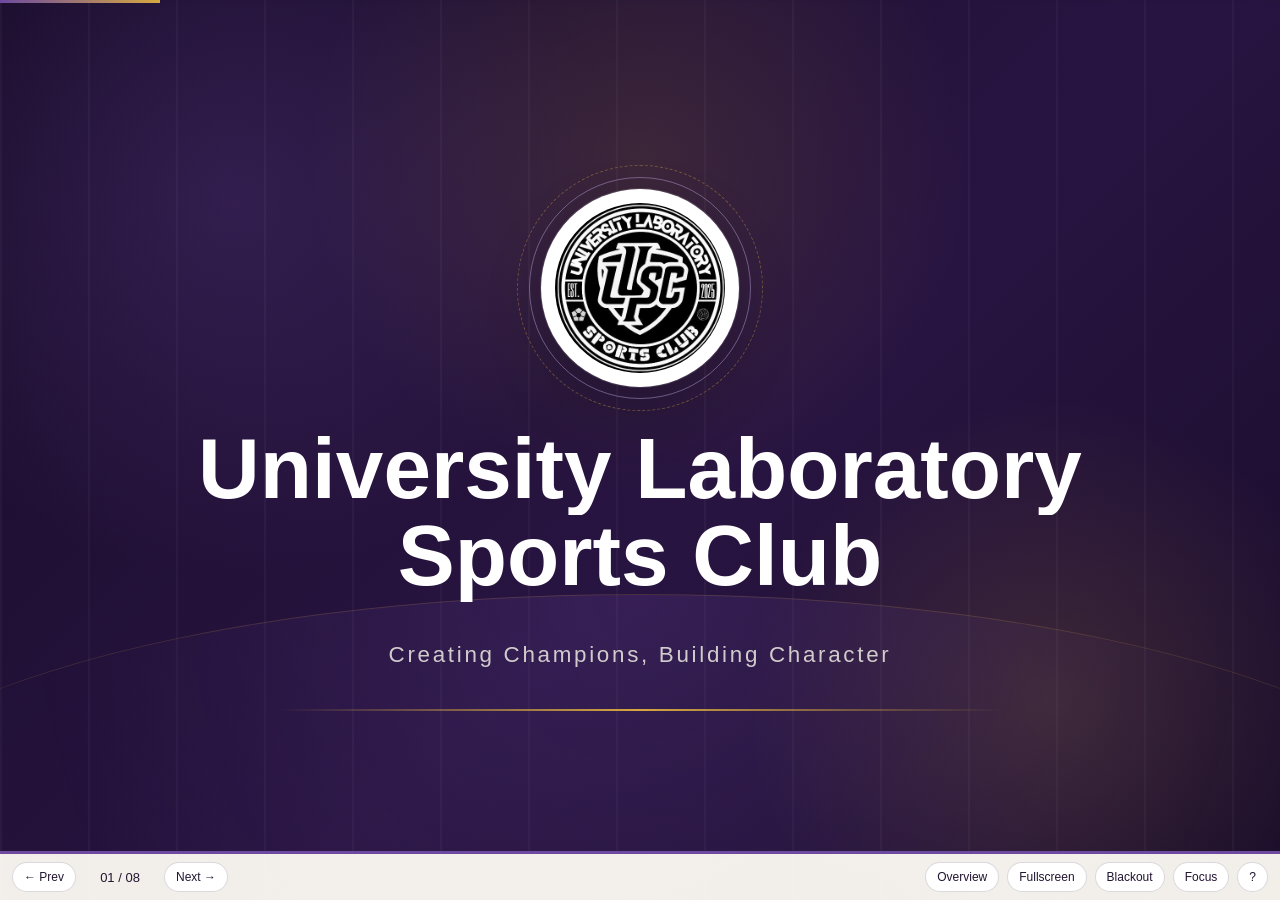
<file: slide_final/sports_club_slide.html>
<!DOCTYPE html>
<html lang="en">
<head>
  <meta charset="UTF-8" />
  <meta name="viewport" content="width=device-width, initial-scale=1.0" />
  <title>University Laboratory Sports Club</title>

  <!-- Fonts -->
  <link rel="preconnect" href="https://fonts.cdnfonts.com" crossorigin>
  <link href="https://fonts.cdnfonts.com/css/final-front" rel="stylesheet">
  <link href="https://fonts.cdnfonts.com/css/imperfecta" rel="stylesheet">
  <link href="https://fonts.cdnfonts.com/css/figure-things" rel="stylesheet">

  <style>
    :root {
      --paper: #f7f4ee;
      --paper-2: #ece7db;
      --white: #ffffff;

      --ink: #221531;
      --ink-2: #37244f;
      --muted: #6f6382;
      --line: rgba(34, 21, 49, 0.16);

      --iris: #6d4aa0;
      --gold: #d7a83f;
      --lavender: #b8a2da;
      --deep: #281441;
      --deep-2: #190c2a;

      --font-main: 'Final Front', 'Imperfecta', sans-serif;
      --font-sub: 'Imperfecta', 'Figure Things', sans-serif;
      --font-body: 'Figure Things', 'Imperfecta', sans-serif;
    }

    *,
    *::before,
    *::after {
      box-sizing: border-box;
      scrollbar-width: none;
      -ms-overflow-style: none;
    }

    *::-webkit-scrollbar {
      display: none;
    }

    html,
    body {
      height: 100%;
      overflow: hidden;
    }

    body {
      margin: 0;
      background: var(--paper);
      color: var(--ink);
      font-family: var(--font-body);
      -webkit-font-smoothing: antialiased;
    }

    ::selection {
      background: var(--iris);
      color: #fff;
    }

    button {
      font-family: var(--font-sub);
    }

    .ui {
      transition: opacity 0.25s ease, transform 0.25s ease;
    }

    body.ui-hidden .ui,
    body.focus-mode .ui {
      opacity: 0;
      pointer-events: none;
      transform: translateY(10px);
    }

    .progress {
      position: fixed;
      top: 0;
      left: 0;
      right: 0;
      height: 3px;
      z-index: 45;
      background: rgba(34, 21, 49, 0.08);
    }

    #progressBar {
      width: 0%;
      height: 100%;
      background: linear-gradient(90deg, var(--iris), var(--gold));
    }

    .deck {
      position: fixed;
      inset: 0;
      background: var(--paper);
    }

    .slide {
      position: absolute;
      inset: 0;
      overflow: hidden;
      opacity: 0;
      visibility: hidden;
      background:
        radial-gradient(circle at top right, rgba(109, 74, 160, 0.07), transparent 26%),
        radial-gradient(circle at bottom left, rgba(215, 168, 63, 0.06), transparent 22%),
        var(--paper);
    }

    .slide.active {
      visibility: visible;
      z-index: 2;
    }

    .slide.dark {
      background:
        radial-gradient(circle at 18% 20%, rgba(109, 74, 160, 0.24), transparent 28%),
        radial-gradient(circle at 82% 78%, rgba(215, 168, 63, 0.14), transparent 24%),
        linear-gradient(135deg, var(--deep-2), var(--deep) 55%, var(--deep-2));
      color: #f4f1e8;
    }

    .frame {
      position: relative;
      width: min(1560px, 94vw);
      height: 100vh;
      height: 100dvh;
      margin: 0 auto;
      display: grid;
      grid-template-rows: auto minmax(0, 1fr) auto;
      padding: clamp(18px, 3vh, 36px) 0 clamp(14px, 2.4vh, 26px);
    }

    .slide-top {
      position: relative;
      z-index: 1;
      display: flex;
      align-items: flex-end;
      justify-content: space-between;
      gap: 20px;
      padding-bottom: clamp(10px, 1.6vh, 16px);
      border-bottom: 2px solid var(--ink);
    }

    .dark .slide-top {
      border-bottom-color: rgba(244, 241, 232, 0.88);
    }

    .section-label {
      display: flex;
      align-items: center;
      gap: 10px;
      font-family: var(--font-sub);
      text-transform: uppercase;
      letter-spacing: 0.22em;
      font-size: min(1.5vh, 13px);
      color: var(--ink);
    }

    .dark .section-label {
      color: #f4f1e8;
    }

    .accent-square {
      width: 8px;
      height: 8px;
      background: var(--iris);
      transform: rotate(45deg);
      flex: 0 0 auto;
    }

    .slide-count {
      font-family: var(--font-body);
      color: var(--muted);
      font-size: min(1.8vh, 15px);
      letter-spacing: 0.08em;
    }

    .dark .slide-count {
      color: rgba(244, 241, 232, 0.58);
    }

    .slide-body {
      position: relative;
      z-index: 1;
      min-height: 0;
      display: grid;
      align-content: center;
      gap: clamp(14px, 2.8vh, 30px);
      padding: clamp(12px, 3vh, 28px) 0;
    }

    .heading {
      margin: 0;
      max-width: 20ch;
      font-family: var(--font-main);
      font-size: min(5.2vw, 6.5vh, 4.2rem);
      line-height: 1;
      color: var(--deep);
      text-wrap: balance;
    }

    .dark .heading {
      color: #fff;
    }

    .subheading {
      margin: 0;
      max-width: 72ch;
      font-family: var(--font-sub);
      color: var(--muted);
      line-height: 1.5;
      font-size: min(1.9vw, 2.5vh, 1.22rem);
    }

    .dark .subheading {
      color: rgba(244, 241, 232, 0.72);
    }

    .rule {
      width: min(220px, 24vw);
      height: 2px;
      background: linear-gradient(90deg, var(--iris), var(--gold));
      transform-origin: left center;
    }

    .anim-line {
      transform: scaleX(0);
    }

    .mini-label {
      font-family: var(--font-sub);
      text-transform: uppercase;
      letter-spacing: 0.18em;
      font-size: min(1.7vh, 12px);
      color: var(--iris);
    }

    .split {
      display: grid;
      grid-template-columns: 1.05fr 0.95fr;
      gap: clamp(22px, 3vw, 48px);
      align-items: start;
    }

    .stack {
      min-width: 0;
      display: grid;
      gap: clamp(12px, 2vh, 18px);
      align-content: start;
    }

    .statement {
      margin: 0;
      max-width: 24ch;
      font-family: var(--font-sub);
      font-size: min(3.2vw, 4.4vh, 2.4rem);
      line-height: 1.28;
      color: var(--deep);
      text-wrap: balance;
    }

    .rows {
      display: grid;
      gap: clamp(8px, 1.7vh, 18px);
      min-height: 0;
    }

    .row {
      display: grid;
      grid-template-columns: clamp(56px, 6vw, 88px) minmax(0, 1fr);
      gap: clamp(14px, 2vw, 28px);
      align-items: start;
      padding: clamp(10px, 1.7vh, 16px) 0;
      border-top: 1px solid var(--line);
    }

    .row:last-child {
      border-bottom: 1px solid var(--line);
    }

    .row-num,
    .future-index,
    .roster-index {
      font-family: var(--font-body);
      color: var(--iris);
      font-size: min(2.4vh, 24px);
      line-height: 1;
    }

    .row h3,
    .future-item h3,
    .roster-name {
      margin: 0 0 6px;
      font-family: var(--font-sub);
      font-size: min(2.7vh, 1.5rem);
      line-height: 1.18;
      color: var(--ink);
    }

    .dark .row h3,
    .dark .future-item h3,
    .dark .roster-name {
      color: #fff;
    }

    .row p,
    .future-item p,
    .roster-role,
    .roster-note {
      margin: 0;
      color: var(--muted);
      font-family: var(--font-body);
      line-height: 1.7;
      font-size: min(2.1vh, 1.04rem);
    }

    .dark .row p,
    .dark .future-item p,
    .dark .roster-role,
    .dark .roster-note {
      color: rgba(244, 241, 232, 0.74);
    }

    .future-grid {
      display: grid;
      grid-template-columns: repeat(2, minmax(0, 1fr));
      gap: clamp(16px, 2.4vw, 30px);
      align-items: start;
    }

    .future-item {
      padding-top: clamp(12px, 2vh, 18px);
      border-top: 2px solid rgba(34, 21, 49, 0.18);
    }

    .roster-grid {
      display: grid;
      gap: clamp(12px, 2vh, 18px);
    }

    .roster-grid.three {
      grid-template-columns: repeat(3, minmax(0, 1fr));
    }

    .roster-grid.five {
      grid-template-columns: repeat(2, minmax(0, 1fr));
    }

    .roster-item {
      padding-top: clamp(12px, 2vh, 18px);
      border-top: 2px solid rgba(34, 21, 49, 0.18);
    }

    .roster-role {
      margin-bottom: 8px;
      font-family: var(--font-sub);
      text-transform: uppercase;
      letter-spacing: 0.16em;
      font-size: min(1.7vh, 12px);
      color: var(--iris);
    }

    .roster-note {
      display: block;
      margin-top: 6px;
      font-size: min(1.8vh, 0.92rem);
      color: var(--muted);
    }

    .slide-foot {
      position: relative;
      z-index: 1;
      display: flex;
      align-items: center;
      justify-content: space-between;
      gap: 16px;
      padding-top: clamp(8px, 1.4vh, 12px);
      border-top: 1px solid rgba(34, 21, 49, 0.12);
      font-family: var(--font-sub);
      text-transform: uppercase;
      letter-spacing: 0.14em;
      color: var(--muted);
      font-size: min(1.4vh, 10.5px);
    }

    .dark .slide-foot {
      border-top-color: rgba(244, 241, 232, 0.12);
      color: rgba(244, 241, 232, 0.56);
    }

    /* Title + Ending background */
    .slide.title {
      background:
        radial-gradient(circle at 18% 22%, rgba(109, 74, 160, 0.26), transparent 30%),
        radial-gradient(circle at 82% 78%, rgba(215, 168, 63, 0.16), transparent 24%),
        linear-gradient(135deg, var(--deep-2), var(--deep) 55%, var(--deep-2));
      color: #f4f1e8;
    }

    .slide.title::before,
    .slide.end::before {
      content: "";
      position: absolute;
      inset: 0;
      z-index: 0;
      background:
        radial-gradient(circle at 50% 18%, rgba(215, 168, 63, 0.14), transparent 34%),
        repeating-linear-gradient(
          90deg,
          rgba(255, 255, 255, 0.035) 0 2px,
          transparent 2px 88px
        );
      pointer-events: none;
    }

    .slide.title::after,
    .slide.end::after {
      content: "";
      position: absolute;
      left: 50%;
      bottom: -24vh;
      width: 130vw;
      height: 58vh;
      transform: translateX(-50%);
      border-radius: 50% 50% 0 0;
      border-top: 1px solid rgba(215, 168, 63, 0.18);
      background: radial-gradient(circle at 50% 0%, rgba(109, 74, 160, 0.22), transparent 62%);
      z-index: 0;
      pointer-events: none;
    }

    .slide.title .frame,
    .slide.end .frame {
      grid-template-rows: 1fr;
      place-items: center;
      padding: 0;
      z-index: 1;
    }

    .title-stage,
    .end-stage {
      position: relative;
      z-index: 1;
      display: grid;
      justify-items: center;
      gap: clamp(20px, 4.5vh, 42px);
      text-align: center;
      width: min(92vw, 1200px);
    }

    .logo-badge {
      position: relative;
      width: min(22vh, 20vw, 220px);
      aspect-ratio: 1 / 1;
      display: grid;
      place-items: center;
      border-radius: 50%;
      background: #fff;
      padding: 14px;
      box-shadow:
        0 24px 60px rgba(0, 0, 0, 0.18),
        0 0 0 1px rgba(255, 255, 255, 0.14);
    }

    .logo-badge img {
      position: relative;
      z-index: 2;
      width: 100%;
      height: 100%;
      object-fit: contain;
      border-radius: 50%;
    }

    .logo-ring,
    .logo-ring-dashed {
      position: absolute;
      border-radius: 50%;
      pointer-events: none;
    }

    .logo-ring {
      inset: -12px;
      border: 1px solid rgba(184, 162, 218, 0.48);
    }

    .logo-ring-dashed {
      inset: -24px;
      border: 1px dashed rgba(215, 168, 63, 0.38);
      animation: slowSpin 18s linear infinite;
    }

    @keyframes slowSpin {
      to {
        transform: rotate(360deg);
      }
    }

    .title-name {
      margin: 0;
      font-family: var(--font-main);
      font-size: min(8vw, 9.5vh, 6.6rem);
      line-height: 0.96;
      color: #fff;
      text-wrap: balance;
    }

    .title-name .line {
      display: block;
      overflow: hidden;
      padding-bottom: 0.06em;
    }

    .title-name .line > span {
      display: block;
    }

    .tagline {
      margin: 0;
      font-family: var(--font-sub);
      font-size: min(2.2vw, 3vh, 1.4rem);
      letter-spacing: 0.12em;
      color: rgba(244, 241, 232, 0.82);
    }

    .title-line,
    .end-line {
      width: min(62vw, 720px);
      height: 2px;
      background: linear-gradient(90deg, transparent, var(--gold), transparent);
      transform-origin: center center;
    }

    .end-title {
      margin: 0;
      font-family: var(--font-main);
      font-size: min(7vw, 8.8vh, 6rem);
      line-height: 1;
      color: #fff;
      text-wrap: balance;
    }

    .end-sub {
      margin: 0;
      font-family: var(--font-sub);
      text-transform: uppercase;
      letter-spacing: 0.2em;
      font-size: min(2vh, 1rem);
      color: rgba(244, 241, 232, 0.8);
    }

    /* Controls */
    .controls {
      position: fixed;
      left: 0;
      right: 0;
      bottom: 0;
      z-index: 40;
      display: flex;
      align-items: center;
      justify-content: space-between;
      gap: 10px;
      padding: 8px 12px;
      background: rgba(247, 244, 238, 0.98);
      border-top: 3px solid var(--iris);
    }

    .controls-left,
    .controls-right {
      display: flex;
      align-items: center;
      gap: 8px;
      flex-wrap: wrap;
    }

    .controls button {
      border: 1px solid rgba(34, 21, 49, 0.16);
      background: var(--white);
      color: var(--ink);
      border-radius: 999px;
      padding: 7px 11px;
      font-size: 12px;
      cursor: pointer;
    }

    .controls button:hover {
      background: var(--deep);
      border-color: var(--deep);
      color: #fff;
    }

    .counter {
      min-width: 72px;
      text-align: center;
      font-family: var(--font-body);
      font-size: 13px;
      color: var(--ink);
    }

    /* Overview */
    .overview {
      position: fixed;
      inset: 0;
      z-index: 60;
      opacity: 0;
      pointer-events: none;
      background: var(--paper);
    }

    .overview.open {
      pointer-events: auto;
    }

    .overview-head {
      height: 82px;
      display: flex;
      align-items: center;
      justify-content: space-between;
      padding: 0 clamp(20px, 4vw, 54px);
      border-bottom: 2px solid var(--ink);
    }

    .overview-head h2 {
      margin: 0;
      font-family: var(--font-main);
      font-size: min(5vw, 4vh, 2.2rem);
      color: var(--deep);
    }

    .overview-close,
    #pclose {
      width: 38px;
      height: 38px;
      border-radius: 999px;
      border: 1px solid rgba(34, 21, 49, 0.18);
      background: var(--white);
      color: var(--ink);
      font-size: 22px;
      cursor: pointer;
    }

    .overview-grid {
      width: min(1560px, 94vw);
      height: calc(100vh - 82px);
      height: calc(100dvh - 82px);
      margin: 0 auto;
      display: grid;
      grid-template-columns: repeat(4, minmax(0, 1fr));
      gap: 14px;
      align-content: stretch;
      padding: clamp(16px, 3vh, 34px) 0;
    }

    .ov-item {
      position: relative;
      border: 0;
      background: transparent;
      text-align: left;
      padding: 14px 8px;
      border-top: 3px solid rgba(34, 21, 49, 0.14);
      cursor: pointer;
      display: grid;
      gap: 8px;
      align-content: start;
    }

    .ov-item.active {
      border-top-color: var(--iris);
    }

    .ov-key {
      width: 28px;
      height: 28px;
      display: grid;
      place-items: center;
      border: 1px solid rgba(34, 21, 49, 0.18);
      color: var(--iris);
      font-family: var(--font-body);
      font-size: 13px;
    }

    .ov-title {
      font-family: var(--font-sub);
      color: var(--ink);
      font-size: min(2.2vh, 1.02rem);
      line-height: 1.25;
    }

    .ov-section {
      color: var(--muted);
      font-size: min(1.8vh, 0.85rem);
    }

    .ov-item:hover .ov-title {
      color: var(--iris);
    }

    /* Help */
    .panel {
      position: fixed;
      top: 16px;
      right: 16px;
      z-index: 70;
      width: min(370px, calc(100vw - 20px));
      padding: 16px;
      background: var(--paper);
      color: var(--ink);
      border: 1px solid rgba(34, 21, 49, 0.14);
      border-top: 4px solid var(--iris);
      border-radius: 20px;
      opacity: 0;
      pointer-events: none;
      transform: translateY(12px);
    }

    .panel.open {
      pointer-events: auto;
    }

    .panel-h {
      display: flex;
      align-items: center;
      justify-content: space-between;
      gap: 12px;
      margin-bottom: 10px;
      font-family: var(--font-sub);
      font-size: 12px;
      letter-spacing: 0.16em;
    }

    .krow {
      display: flex;
      align-items: center;
      justify-content: space-between;
      gap: 10px;
      padding: 7px 0;
      border-bottom: 1px solid rgba(34, 21, 49, 0.08);
      font-size: min(2vh, 13px);
      color: var(--ink);
    }

    .krow:last-child {
      border-bottom: 0;
    }

    kbd {
      padding: 3px 6px;
      border-radius: 7px;
      background: #fff;
      border: 1px solid rgba(34, 21, 49, 0.12);
      font-family: var(--font-sub);
      font-size: 11px;
      white-space: nowrap;
    }

    #blackout {
      position: fixed;
      inset: 0;
      z-index: 90;
      background: #000;
      opacity: 0;
      pointer-events: none;
      transition: opacity 0.2s ease;
    }

    #blackout.active {
      opacity: 1;
      pointer-events: auto;
    }

    @media (max-width: 1180px) {
      .overview-grid {
        grid-template-columns: repeat(3, minmax(0, 1fr));
      }

      .roster-grid.three,
      .roster-grid.five,
      .future-grid {
        grid-template-columns: repeat(2, minmax(0, 1fr));
      }
    }

    @media (max-width: 900px) {
      .split,
      .row,
      .future-grid,
      .roster-grid.three,
      .roster-grid.five {
        grid-template-columns: 1fr;
      }

      .overview-grid {
        grid-template-columns: repeat(2, minmax(0, 1fr));
      }

      .controls {
        flex-wrap: wrap;
      }
    }

    @media (max-height: 720px) {
      .heading {
        font-size: min(5vw, 5.8vh, 3.2rem);
      }

      .statement {
        font-size: min(3vw, 3.8vh, 2rem);
      }

      .row p,
      .future-item p,
      .subheading {
        font-size: min(1.9vh, 0.98rem);
      }

      .rows,
      .roster-grid,
      .future-grid {
        gap: 8px;
      }
    }

    @media (prefers-reduced-motion: reduce) {
      *,
      *::before,
      *::after {
        animation-duration: 0.01ms !important;
        animation-iteration-count: 1 !important;
        transition-duration: 0.01ms !important;
      }
    }
  </style>
</head>

<body>
  <div class="progress ui" aria-hidden="true">
    <div id="progressBar"></div>
  </div>

  <main class="deck" id="deck">
    <!-- Slide 1: Title -->
    <section class="slide title" data-title="Title" data-section="Opening">
      <div class="frame">
        <div class="title-stage">
          <div class="logo-badge anim">
            <span class="logo-ring" aria-hidden="true"></span>
            <span class="logo-ring-dashed" aria-hidden="true"></span>
            <img
              src="../images/ulspc_logo.jpeg"
              alt="University Laboratory Sports Club logo"
              decoding="async"
              onerror="this.style.visibility='hidden'"
            >
          </div>

          <h1 class="title-name" aria-label="University Laboratory Sports Club">
            <span class="line" aria-hidden="true"><span class="anim">University Laboratory</span></span>
            <span class="line" aria-hidden="true"><span class="anim">Sports Club</span></span>
          </h1>

          <p class="tagline anim">Creating Champions, Building Character</p>

          <div class="title-line anim-line" aria-hidden="true"></div>
        </div>
      </div>
    </section>

    <!-- Slide 2: Foundation -->
    <section class="slide" data-title="Foundation" data-section="Foundation">
      <div class="frame">
        <header class="slide-top">
          <div class="section-label"><span class="accent-square"></span> Foundation</div>
          <div class="slide-count"></div>
        </header>

        <div class="slide-body">
          <h2 class="heading anim">Foundation</h2>
          <div class="rule anim-line"></div>
          <p class="subheading anim">
            The principles that shaped the club from the beginning.
          </p>

          <div class="split">
            <div class="stack">
              <div class="mini-label anim">Objective</div>
              <p class="statement anim">
                To encourage students’ physical and mental development and to discover promising sporting talent.
              </p>
            </div>

            <div class="stack">
              <div class="mini-label anim">Key Milestones</div>

              <div class="rows">
                <div class="row anim">
                  <div class="row-num">01</div>
                  <div>
                    <h3>Early Foundations</h3>
                    <p>
                      Since the school’s earliest days, regular inter-house and inter-school competitions have been organized.
                    </p>
                  </div>
                </div>

                <div class="row anim">
                  <div class="row-num">02</div>
                  <div>
                    <h3>Club-Based Training</h3>
                    <p>
                      Structured training has been provided in football, cricket, badminton, and table tennis.
                    </p>
                  </div>
                </div>
              </div>
            </div>
          </div>
        </div>

        <footer class="slide-foot">
          <div>University Laboratory Sports Club</div>
          <div>Creating Champions, Building Character</div>
        </footer>
      </div>
    </section>

    <!-- Slide 3: History & Current Operations -->
    <section class="slide" data-title="History & Current Operations" data-section="History & Operations">
      <div class="frame">
        <header class="slide-top">
          <div class="section-label"><span class="accent-square"></span> History &amp; Current Operations</div>
          <div class="slide-count"></div>
        </header>

        <div class="slide-body">
          <h2 class="heading anim">A Tradition of Competition</h2>
          <div class="rule anim-line"></div>
          <p class="subheading anim">
            The club continues to grow through achievement, training, and active participation.
          </p>

          <div class="split">
            <div class="stack">
              <div class="mini-label anim">History</div>
              <p class="statement anim">
                Across its journey, the club has achieved success at regional and national school-level competitions.
              </p>
            </div>

            <div class="stack">
              <div class="mini-label anim">Current Operations</div>

              <div class="rows">
                <div class="row anim">
                  <div class="row-num">01</div>
                  <div>
                    <h3>Annual Sports Meet</h3>
                    <p>
                      Athletics and sports meets are held every year as a central tradition of the club.
                    </p>
                  </div>
                </div>

                <div class="row anim">
                  <div class="row-num">02</div>
                  <div>
                    <h3>Tournaments</h3>
                    <p>
                      Cricket, football, badminton, chess, and carrom tournaments are regularly conducted.
                    </p>
                  </div>
                </div>

                <div class="row anim">
                  <div class="row-num">03</div>
                  <div>
                    <h3>Special Training</h3>
                    <p>
                      Experienced teachers lead regular practice and athlete development sessions.
                    </p>
                  </div>
                </div>
              </div>
            </div>
          </div>
        </div>

        <footer class="slide-foot">
          <div>University Laboratory Sports Club</div>
          <div>Creating Champions, Building Character</div>
        </footer>
      </div>
    </section>

    <!-- Slide 4: Future Initiatives 1 -->
    <section class="slide" data-title="Future — Facilities & Competition" data-section="Future Initiatives">
      <div class="frame">
        <header class="slide-top">
          <div class="section-label"><span class="accent-square"></span> Future Initiatives</div>
          <div class="slide-count"></div>
        </header>

        <div class="slide-body">
          <h2 class="heading anim">Expanding the Field</h2>
          <div class="rule anim-line"></div>
          <p class="subheading anim">
            The next phase focuses on stronger facilities and broader competitive opportunities.
          </p>

          <div class="future-grid">
            <div class="future-item anim">
              <div class="future-index">01</div>
              <h3>Modern Training Facilities</h3>
              <p>
                Introduce modern sports equipment and digital training support to improve athlete preparation and performance.
              </p>
            </div>

            <div class="future-item anim">
              <div class="future-index">02</div>
              <h3>Inter-School League</h3>
              <p>
                Organize friendly matches and league tournaments with other reputable schools to build experience and sportsmanship.
              </p>
            </div>
          </div>
        </div>

        <footer class="slide-foot">
          <div>University Laboratory Sports Club</div>
          <div>Creating Champions, Building Character</div>
        </footer>
      </div>
    </section>

    <!-- Slide 5: Future Initiatives 2 -->
    <section class="slide" data-title="Future — Learning & Talent" data-section="Future Initiatives">
      <div class="frame">
        <header class="slide-top">
          <div class="section-label"><span class="accent-square"></span> Future Initiatives</div>
          <div class="slide-count"></div>
        </header>

        <div class="slide-body">
          <h2 class="heading anim">Supporting Athletes Beyond the Field</h2>
          <div class="rule anim-line"></div>
          <p class="subheading anim">
            Development is not limited to practice — it includes learning, wellbeing, and opportunity.
          </p>

          <div class="future-grid">
            <div class="future-item anim">
              <div class="future-index">03</div>
              <h3>Sports Workshops</h3>
              <p>
                Arrange expert-led workshops on nutrition, physical fitness, and sports mindset.
              </p>
            </div>

            <div class="future-item anim">
              <div class="future-index">04</div>
              <h3>Talent Development</h3>
              <p>
                Provide scholarships and sports support for promising and underprivileged students.
              </p>
            </div>
          </div>
        </div>

        <footer class="slide-foot">
          <div>University Laboratory Sports Club</div>
          <div>Creating Champions, Building Character</div>
        </footer>
      </div>
    </section>

    <!-- Slide 6: Panel 2024-25 -->
    <section class="slide" data-title="Executive Panel 2024–25" data-section="Executive Panel">
      <div class="frame">
        <header class="slide-top">
          <div class="section-label"><span class="accent-square"></span> Executive Panel · 2024–25</div>
          <div class="slide-count"></div>
        </header>

        <div class="slide-body">
          <h2 class="heading anim">The 2024–25 Panel</h2>
          <div class="rule anim-line"></div>
          <p class="subheading anim">
            The team that led the club forward.
          </p>

          <div class="roster-grid three">
            <div class="roster-item anim">
              <div class="roster-role">President</div>
              <h3 class="roster-name">Arafat Azim Antu</h3>
            </div>

            <div class="roster-item anim">
              <div class="roster-role">Vice President</div>
              <h3 class="roster-name">Araf</h3>
            </div>

            <div class="roster-item anim">
              <div class="roster-role">General Secretary</div>
              <h3 class="roster-name">Anisha</h3>
            </div>
          </div>
        </div>

        <footer class="slide-foot">
          <div>University Laboratory Sports Club</div>
          <div>Creating Champions, Building Character</div>
        </footer>
      </div>
    </section>

    <!-- Slide 7: Panel 2025-26 -->
    <section class="slide" data-title="Executive Panel 2025–26" data-section="Executive Panel">
      <div class="frame">
        <header class="slide-top">
          <div class="section-label"><span class="accent-square"></span> Executive Panel · 2025–26</div>
          <div class="slide-count"></div>
        </header>

        <div class="slide-body">
          <h2 class="heading anim">The 2025–26 Panel</h2>
          <div class="rule anim-line"></div>
          <p class="subheading anim">
            The next leadership takes the field.
          </p>

          <div class="roster-grid five">
            <div class="roster-item anim">
              <div class="roster-role">President</div>
              <h3 class="roster-name">Nahid</h3>
            </div>

            <div class="roster-item anim">
              <div class="roster-role">Vice President</div>
              <h3 class="roster-name">Araf</h3>
              <span class="roster-note">Continued from 2024–25</span>
            </div>

            <div class="roster-item anim">
              <div class="roster-role">General Secretary</div>
              <h3 class="roster-name">Sanim</h3>
            </div>

            <div class="roster-item anim">
              <div class="roster-role">Coordinator</div>
              <h3 class="roster-name">Ayesha</h3>
            </div>

            <div class="roster-item anim">
              <div class="roster-role">Media Secretary</div>
              <h3 class="roster-name">Mahfuz</h3>
            </div>
          </div>
        </div>

        <footer class="slide-foot">
          <div>University Laboratory Sports Club</div>
          <div>Creating Champions, Building Character</div>
        </footer>
      </div>
    </section>

    <!-- Slide 8: Ending -->
    <section class="slide dark end" data-title="Ending" data-section="Closing">
      <div class="frame">
        <div class="end-stage">
          <h2 class="end-title anim">
            Creating Champions,<br>Building Character
          </h2>

          <div class="end-line anim-line"></div>

          <p class="end-sub anim">University Laboratory Sports Club</p>
        </div>
      </div>
    </section>
  </main>

  <!-- Controls -->
  <div class="controls ui" id="controls" role="toolbar" aria-label="Slide controls">
    <div class="controls-left">
      <button data-action="prev" title="Previous slide">← Prev</button>
      <div class="counter"><span id="currentSlide">01</span> / <span id="totalSlides">08</span></div>
      <button data-action="next" title="Next slide">Next →</button>
    </div>

    <div class="controls-right">
      <button data-action="overview" title="Overview (G)">Overview</button>
      <button data-action="fullscreen" title="Fullscreen (F)">Fullscreen</button>
      <button data-action="blackout" title="Blackout (B)">Blackout</button>
      <button data-action="focus" title="Focus mode (H)">Focus</button>
      <button data-action="help" title="Shortcuts (?)">?</button>
    </div>
  </div>

  <!-- Overview -->
  <div class="overview" id="overview" aria-hidden="true" role="dialog" aria-label="Slide overview">
    <div class="overview-head">
      <h2>Overview</h2>
      <button class="overview-close" id="overviewClose" title="Close overview">×</button>
    </div>

    <div class="overview-grid" id="overviewGrid"></div>
  </div>

  <!-- Help panel -->
  <div class="panel" id="panel" role="dialog" aria-label="Keyboard shortcuts" aria-hidden="true">
    <div class="panel-h">CONTROLS <button id="pclose" title="Close">×</button></div>
    <div class="krow"><kbd>→ / SPACE</kbd><span>Next slide</span></div>
    <div class="krow"><kbd>←</kbd><span>Previous slide</span></div>
    <div class="krow"><kbd>HOME / END</kbd><span>First / last slide</span></div>
    <div class="krow"><kbd>G</kbd><span>Overview — all slides, click to jump</span></div>
    <div class="krow"><kbd>1–8</kbd><span>Inside Overview, jump directly to slide</span></div>
    <div class="krow"><kbd>F</kbd><span>Fullscreen</span></div>
    <div class="krow"><kbd>B</kbd><span>Blackout the screen</span></div>
    <div class="krow"><kbd>H</kbd><span>Focus mode — hide everything, slide only. Press H again to restore.</span></div>
    <div class="krow"><kbd>?</kbd><span>This panel</span></div>
    <div class="krow"><kbd>ESC</kbd><span>Close panels</span></div>
  </div>

  <div id="blackout" aria-hidden="true"></div>

  <script src="https://cdnjs.cloudflare.com/ajax/libs/gsap/3.12.5/gsap.min.js"></script>

  <script>
    (() => {
      gsap.defaults({ overwrite: "auto" });
      gsap.ticker.fps(60);
      gsap.ticker.lagSmoothing(0);

      const slides = gsap.utils.toArray(".slide");

      const currentSlideEl = document.getElementById("currentSlide");
      const totalSlidesEl = document.getElementById("totalSlides");
      const progressBar = document.getElementById("progressBar");

      const overview = document.getElementById("overview");
      const overviewGrid = document.getElementById("overviewGrid");
      const overviewClose = document.getElementById("overviewClose");

      const panel = document.getElementById("panel");
      const pclose = document.getElementById("pclose");

      const blackout = document.getElementById("blackout");
      const deck = document.getElementById("deck");

      let current = 0;
      let isAnimating = false;

      let overviewOpen = false;
      let helpOpen = false;
      let idleTimer = null;

      function pad(n) {
        return String(n).padStart(2, "0");
      }

      slides.forEach((slide, i) => {
        const count = slide.querySelector(".slide-count");
        if (count) count.textContent = `${pad(i + 1)} / ${pad(slides.length)}`;
      });

      function updateUI() {
        currentSlideEl.textContent = pad(current + 1);
        totalSlidesEl.textContent = pad(slides.length);
        progressBar.style.width = `${((current + 1) / slides.length) * 100}%`;

        document.querySelectorAll(".ov-item").forEach((item, i) => {
          item.classList.toggle("active", i === current);
        });
      }

      function animateSlideContent(slide) {
        const items = slide.querySelectorAll(".anim");
        const lines = slide.querySelectorAll(".anim-line");

        gsap.killTweensOf(items);
        gsap.killTweensOf(lines);

        gsap.fromTo(
          items,
          { autoAlpha: 0, y: 24 },
          {
            autoAlpha: 1,
            y: 0,
            duration: 0.55,
            ease: "power3.out",
            stagger: 0.045,
            delay: 0.06
          }
        );

        if (lines.length) {
          gsap.fromTo(
            lines,
            { scaleX: 0 },
            {
              scaleX: 1,
              duration: 0.65,
              ease: "power3.out",
              stagger: 0.06,
              delay: 0.1
            }
          );
        }
      }

      function goTo(index) {
        index = Math.max(0, Math.min(slides.length - 1, index));

        if (index === current || isAnimating) return;

        isAnimating = true;

        const outgoing = slides[current];
        const incoming = slides[index];
        const direction = index > current ? 1 : -1;

        current = index;
        updateUI();

        gsap.killTweensOf([outgoing, incoming]);

        gsap.timeline({
          onComplete: () => {
            isAnimating = false;
          }
        })
          .to(outgoing, {
            autoAlpha: 0,
            x: -28 * direction,
            duration: 0.32,
            ease: "power2.in"
          })
          .add(() => {
            outgoing.classList.remove("active");
            incoming.classList.add("active");

            gsap.set(outgoing, { x: 0 });
            gsap.set(incoming, { autoAlpha: 0, x: 28 * direction });

            animateSlideContent(incoming);
          })
          .to(incoming, {
            autoAlpha: 1,
            x: 0,
            duration: 0.48,
            ease: "power3.out"
          }, "<0.03");
      }

      function next() {
        goTo(current + 1);
      }

      function prev() {
        goTo(current - 1);
      }

      function buildOverview() {
        slides.forEach((slide, i) => {
          const item = document.createElement("button");

          item.type = "button";
          item.className = "ov-item";

          item.innerHTML = `
            <span class="ov-key">${i + 1}</span>
            <span class="ov-title">${slide.dataset.title || `Slide ${i + 1}`}</span>
            <span class="ov-section">${slide.dataset.section || ""}</span>
          `;

          item.addEventListener("click", () => {
            item.blur();
            closeOverview();
            goTo(i);
          });

          overviewGrid.appendChild(item);
        });
      }

      function openOverview() {
        if (overviewOpen) return;

        closeHelp();

        if (document.body.classList.contains("focus-mode")) {
          document.body.classList.remove("focus-mode");
        }

        overviewOpen = true;
        overview.classList.add("open");
        overview.setAttribute("aria-hidden", "false");

        gsap.killTweensOf(overview);

        gsap.fromTo(
          overview,
          { autoAlpha: 0 },
          { autoAlpha: 1, duration: 0.25, ease: "power2.out" }
        );

        const items = overviewGrid.querySelectorAll(".ov-item");

        gsap.killTweensOf(items);

        gsap.fromTo(
          items,
          { autoAlpha: 0, y: 16 },
          {
            autoAlpha: 1,
            y: 0,
            duration: 0.4,
            stagger: 0.02,
            ease: "power3.out",
            delay: 0.03
          }
        );
      }

      function closeOverview() {
        if (!overviewOpen) return;

        overviewOpen = false;

        gsap.killTweensOf(overview);

        gsap.to(overview, {
          autoAlpha: 0,
          duration: 0.18,
          ease: "power2.in",
          onComplete: () => {
            overview.classList.remove("open");
            overview.setAttribute("aria-hidden", "true");
          }
        });
      }

      function toggleOverview(force) {
        const open = typeof force === "boolean" ? force : !overviewOpen;
        open ? openOverview() : closeOverview();
      }

      function openHelp() {
        if (helpOpen) return;

        closeOverview();

        if (document.body.classList.contains("focus-mode")) {
          document.body.classList.remove("focus-mode");
        }

        helpOpen = true;
        panel.classList.add("open");
        panel.setAttribute("aria-hidden", "false");

        gsap.killTweensOf(panel);

        gsap.fromTo(
          panel,
          { autoAlpha: 0, y: 12 },
          { autoAlpha: 1, y: 0, duration: 0.3, ease: "power3.out" }
        );
      }

      function closeHelp() {
        if (!helpOpen) return;

        helpOpen = false;

        gsap.killTweensOf(panel);

        gsap.to(panel, {
          autoAlpha: 0,
          y: 12,
          duration: 0.18,
          ease: "power2.in",
          onComplete: () => {
            panel.classList.remove("open");
            panel.setAttribute("aria-hidden", "true");
          }
        });
      }

      function toggleHelp(force) {
        const open = typeof force === "boolean" ? force : !helpOpen;
        open ? openHelp() : closeHelp();
      }

      function closePanels() {
        closeOverview();
        closeHelp();
      }

      async function toggleFullscreen() {
        try {
          if (document.fullscreenElement) {
            await document.exitFullscreen();
          } else {
            await document.documentElement.requestFullscreen();
          }
        } catch (error) {
          console.warn("Fullscreen is not available here.");
        }
      }

      function toggleBlackout() {
        blackout.classList.toggle("active");
      }

      function toggleFocus(force) {
        const on = typeof force === "boolean" ? force : !document.body.classList.contains("focus-mode");

        if (on) closePanels();

        document.body.classList.toggle("focus-mode", on);
      }

      function showUI() {
        document.body.classList.remove("ui-hidden");
        clearTimeout(idleTimer);

        idleTimer = setTimeout(() => {
          if (!overviewOpen && !helpOpen && !document.body.classList.contains("focus-mode")) {
            document.body.classList.add("ui-hidden");
          }
        }, 2600);
      }

      ["pointermove", "pointerdown", "keydown", "touchstart"].forEach((eventName) => {
        window.addEventListener(eventName, showUI, { passive: true });
      });

      document.addEventListener("click", (event) => {
        const button = event.target.closest("[data-action]");
        if (!button) return;

        button.blur();

        const action = button.dataset.action;

        if (action === "prev") prev();
        if (action === "next") next();
        if (action === "overview") toggleOverview();
        if (action === "fullscreen") toggleFullscreen();
        if (action === "blackout") toggleBlackout();
        if (action === "focus") toggleFocus();
        if (action === "help") toggleHelp();
      });

      overviewClose.addEventListener("click", () => {
        overviewClose.blur();
        closeOverview();
      });

      pclose.addEventListener("click", () => {
        pclose.blur();
        closeHelp();
      });

      blackout.addEventListener("click", toggleBlackout);

      document.addEventListener("keydown", (event) => {
        if (event.target.closest('input, textarea, select, [contenteditable="true"]')) return;
        if (event.ctrlKey || event.metaKey || event.altKey) return;

        const key = event.key;

        if (overviewOpen && /^[1-8]$/.test(key)) {
          event.preventDefault();

          const index = Number(key) - 1;

          if (index < slides.length) {
            closeOverview();
            goTo(index);
          }

          return;
        }

        if (key === "ArrowRight" || key === " ") {
          event.preventDefault();
          closePanels();
          next();
        }

        if (key === "ArrowLeft") {
          event.preventDefault();
          closePanels();
          prev();
        }

        if (key === "Home") {
          event.preventDefault();
          closePanels();
          goTo(0);
        }

        if (key === "End") {
          event.preventDefault();
          closePanels();
          goTo(slides.length - 1);
        }

        if (key === "g" || key === "G") toggleOverview();
        if (key === "f" || key === "F") toggleFullscreen();
        if (key === "b" || key === "B") toggleBlackout();
        if (key === "h" || key === "H") toggleFocus();
        if (key === "?") toggleHelp();
        if (key === "Escape") closePanels();
      });

      // Touch swipe
      let touchX = null;
      let touchY = null;

      deck.addEventListener("touchstart", (event) => {
        if (overviewOpen || helpOpen) return;

        touchX = event.touches[0].clientX;
        touchY = event.touches[0].clientY;
      }, { passive: true });

      deck.addEventListener("touchend", (event) => {
        if (overviewOpen || helpOpen) return;
        if (touchX === null || touchY === null) return;

        const dx = event.changedTouches[0].clientX - touchX;
        const dy = event.changedTouches[0].clientY - touchY;

        if (Math.abs(dx) > 70 && Math.abs(dx) > Math.abs(dy)) {
          if (dx < 0) next();
          else prev();
        }

        touchX = null;
        touchY = null;
      }, { passive: true });

      buildOverview();

      gsap.set(slides, {
        autoAlpha: 0,
        x: 0
      });

      slides[0].classList.add("active");

      function startDeck() {
        gsap.set(slides[0], {
          autoAlpha: 1
        });

        animateSlideContent(slides[0]);
        updateUI();
        showUI();
      }

      if (document.fonts && document.fonts.ready) {
        Promise.race([
          document.fonts.ready,
          new Promise((resolve) => setTimeout(resolve, 2000))
        ]).then(() => {
          requestAnimationFrame(startDeck);
        });
      } else {
        requestAnimationFrame(startDeck);
      }
    })();
  </script>
</body>
</html>
</file>
